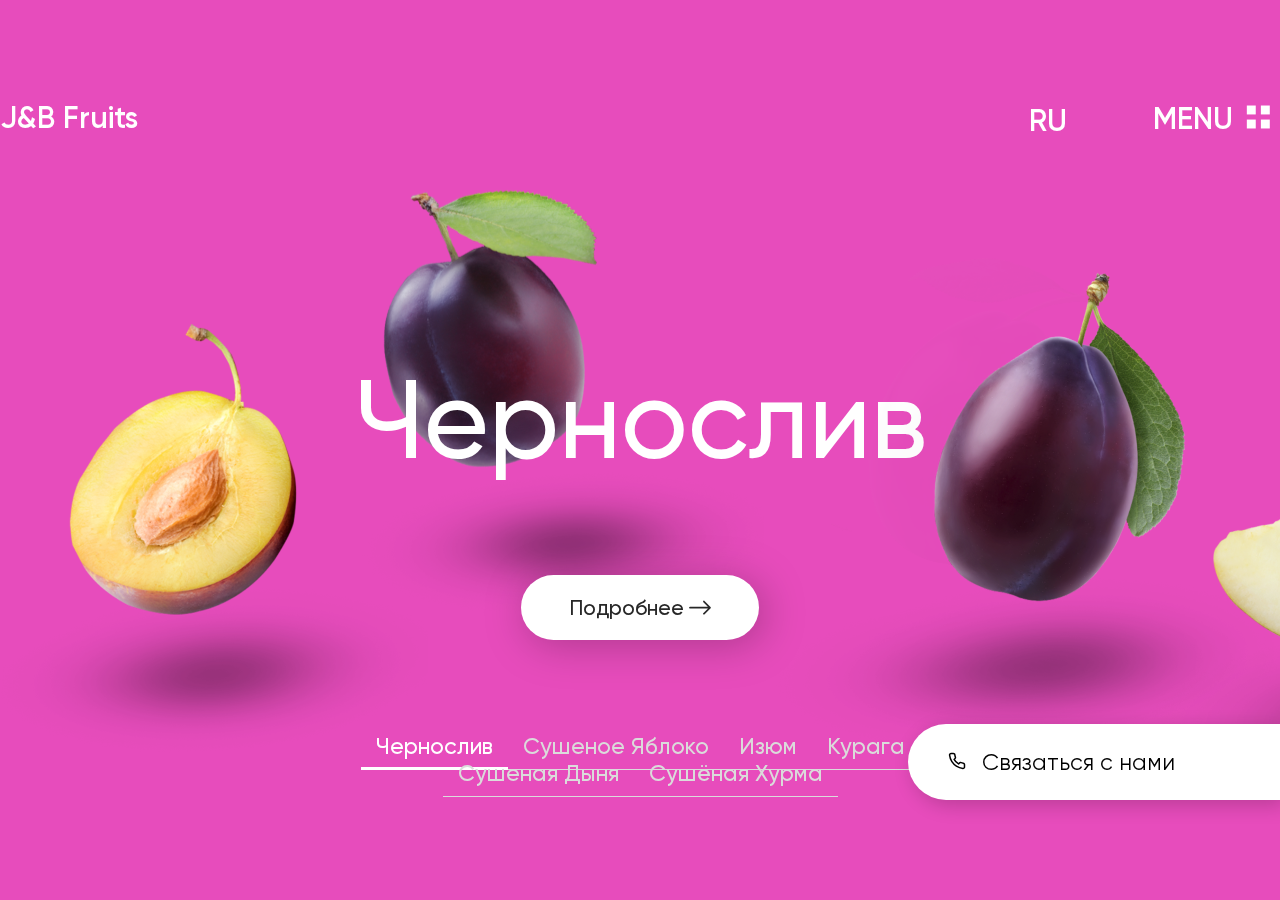
<file: index.html>
<!DOCTYPE html>
<html>
  <head>
    <title>Home</title>
    <link rel="stylesheet" type="text/css" href="./css/normalize.css" />
    <link rel="stylesheet" type="text/css" href="./fonts/stylesheet.css" />
    <link
      rel="stylesheet"
      type="text/css"
      href="./libs/swiper/swiper-bundle.min.css"
    />
    <link rel="stylesheet" type="text/css" href="./css/style.css" />
    <meta name="viewport" content="width=device-width, initial-scale=1.0" >
    <meta charset="utf-8">
  </head>

  <body data-barba="wrapper" id="my-scrollbar">

    <div class="loading-container">
      <div class="loading-screen">
      </div>
    </div>

    <header>
      <div class="slider-header">
        <div class="container">
          <div class="slider-header-content">
            <div class="slider-header-item">
              <a href="./index.html">J&B Fruits</a>
              <!-- <a href="#">Jahon Exim Group</a> -->
              <div class="social">

                <a href="#">
                  <img src="./images/navbar-instagram.png">
                </a>
                <a href="#">
                  <img src="./images/navbar-youtube.png">
                </a>
                <a href="#">
                  <img src="./images/navbar-facebook.png">
                </a>
              </div>
            </div>
            
            <div class="slider-header-item">
              <button>RU</button>
              <button class="menu-btn">
                MENU 
                <span class="menu-grid">
                  <svg width="31" height="32" viewBox="0 0 31 32" fill="none" xmlns="http://www.w3.org/2000/svg">
                    <path d="M12.7604 4.51562H3.82812V13.4479H12.7604V4.51562Z"/>
                    <path d="M26.7966 4.51562H17.8643V13.4479H26.7966V4.51562Z"/>
                    <path d="M26.7966 18.5518H17.8643V27.4841H26.7966V18.5518Z"/>
                    <path d="M12.7604 18.5518H3.82812V27.4841H12.7604V18.5518Z"/>
                  </svg>
                    
                </span>
              </button>
            </div>
          </div>
        </div>
      </div>
      <div class="menu">
          <div class="menu-left">
            <div class="menu_content">
              <ul class="menu_navbar">
                <li>
                  <a href="./about.html">О НАС</a>
                </li>
                <li>
                  <a href="./catalog.html">КАТАЛОГ</a>
                </li>
                <li>
                  <a href="./partners.html">ПАРТНЁРАМ</a>
                </li>
                <li>
                  <a href="./career.html">КАРЬЕРА</a>
                </li>
                <li>
                  <a href="./contacts.html">КОНТАКТЫ</a>
                </li>
              </ul>
            </div>
          </div>
          <div class="menu-right">
            <div class="menu_content">
              <ul class="menu_navbar"> 
                <li>
                  <a href="./prune.html">Чернослив</a>
                </li>
                <li>
                  <a href="./apple.html">Яблочные Кольца</a>
                </li>
                <li>
                  <a href="./grapes.html">Виноград</a>
                </li>
                <li>
                  <a href="./apricot.html">Курага</a>
                </li>
                <li>
                  <a href="./pear.html">Дольки Груши</a>
                </li>
                <li>
                  <a href="./melon.html">Дольки Дыни</a>
                </li>
              </ul>

              <div class="menu_email">
                <a href="#">е-mail: info@jeg.uz</a>
              </div>

              <div class="menu_footer">
                <div class="menu_footer-item">
                  <p><a href="#">+(998) 93 181 23 22</a></p>
                  <p><a href="#">+(998) 90 970 72 06</a></p>
                </div>
                <div class="menu_footer-item">
                  <p>Узбекистан г. Ташкент,<br> ул. Ойбека 18/1</p>
                </div>
              </div>
            </div>
          </div>
      </div>
    </header>

    <div class="call-me">
      <a href="#">
        <span>
          <svg width="18" height="18" viewBox="0 0 18 18" fill="none" xmlns="http://www.w3.org/2000/svg">
            <path d="M16.4999 12.6901V14.9401C16.5008 15.1489 16.458 15.3557 16.3743 15.5471C16.2907 15.7385 16.1679 15.9103 16.014 16.0515C15.8601 16.1927 15.6784 16.3002 15.4805 16.3671C15.2826 16.434 15.073 16.4589 14.8649 16.4401C12.5571 16.1893 10.3402 15.4007 8.39245 14.1376C6.58032 12.9861 5.04395 11.4497 3.89245 9.63757C2.62493 7.68098 1.83613 5.45332 1.58995 3.13507C1.57121 2.92767 1.59586 2.71864 1.66233 2.52129C1.72879 2.32394 1.83563 2.14259 1.97602 1.98879C2.11642 1.83499 2.2873 1.7121 2.47779 1.62796C2.66828 1.54382 2.87421 1.50027 3.08245 1.50007H5.33245C5.69643 1.49649 6.04929 1.62538 6.32527 1.86272C6.60125 2.10006 6.78151 2.42966 6.83245 2.79007C6.92742 3.51012 7.10354 4.21712 7.35745 4.89757C7.45836 5.16602 7.4802 5.45776 7.42038 5.73823C7.36056 6.01871 7.2216 6.27616 7.01995 6.48007L6.06745 7.43257C7.13512 9.31023 8.68979 10.8649 10.5675 11.9326L11.5199 10.9801C11.7239 10.7784 11.9813 10.6395 12.2618 10.5796C12.5423 10.5198 12.834 10.5417 13.1024 10.6426C13.7829 10.8965 14.4899 11.0726 15.21 11.1676C15.5743 11.219 15.907 11.4025 16.1448 11.6832C16.3827 11.9639 16.5091 12.3223 16.4999 12.6901Z" stroke="black" stroke-width="1.5" stroke-linecap="round" stroke-linejoin="round"/>
          </svg>
        </span>
        <span>Связаться с нами</span>
      </a>
    </div>
    

    <div>
        <main data-barba="container" data-barba-namespace="home" data-header-theme="light" data-background="#e78acd">
        
          <div class="wrapper">

            <div class="slider">
      
              <!-- Swiper -->
              <div class="swiper-container">
                <div class="swiper-wrapper">
      
                  <div class="swiper-slide prune" data-changColor="#E78ACD" data-history="purne">
                    <div class="swiper-slide_content">
                      <div class="slider-transition animate"></div>
      
                      <div
                        class="back__element"
                        data-move
                        data-y="-57"
                        data-reverse="true"
                      >
                        <span data-id>
                          <img
                            src="./images/back_prune_001.png"
                            alt="img1"
                            data-depth="0.4"
                          />
                        </span>
                      </div>
      
                      <div class="front1__element" data-move data-y="0">
                        <span data-id>
                          <img
                            src="./images/front1_prune_001.png"
                            alt="img1"
                            data-depth="0.4"
                          />
                        </span>
                      </div>
      
                      <span class="title__element">
                        <span class="title">Чернослив</span>
                      </span>
      
                      <div class="front2__element" data-move data-y="-38">
                        <span data-id>
                          <img
                            src="./images/front2_prune_001.png"
                            alt="img1"
                            data-depth="0.4"
                          />
                        </span>
                      </div>
      
                    </div>
                  </div>
               
      
                  <div class="swiper-slide apple" data-changColor="#E78D8A" data-history="apple">
                    <div class="swiper-slide_content">
      
                    <div class="slider-transition animate"></div>
      
                    <div class="back__element" data-elem="0" data-move data-y="-70" data-reverse="true" data-fruit="apple" data-cordY="19%,0%" data-cordX="51.5%,305px">
                      <span data-id>
                        <img
                          src="./images/back_apple_001.png"
                          alt="img1"
                          data-depth="0.4"
                        />
                      </span>
                    </div>
      
                    <div class="front1__element" data-elem="1" data-move data-y="0" data-fruit="apple" data-cordY="27.8%,0%" data-cordX="46.4%,108px">
                      <span data-id>
                        <img
                          src="./images/front1_apple_001.png"
                          alt="img1"
                          data-depth="0.4"
                        />
                      </span>
                    </div>  
      
                    <span class="title__element animate-this">
                      сушеное яблоко
                    </span>
      
                    <div class="front2__element" data-elem="2"  data-move data-y="-10" data-fruit="apple" data-cordY="29.6%,0%" data-cordY="29.6%,calc(50% - 215px)" data-cordX="58.8%,57%">
                      <span data-id>
                        <img
                          src="./images/front2_apple_001.png"
                          alt="img1"
                          data-depth="0.4"
                        />
                      </span>
                    </div>  
                  </div>
                    
                  </div>
      
                
                  <div class="swiper-slide grapes" data-changColor="#8AAFE7" data-history="grapes">
                    <div class="swiper-slide_content">
                      <div class="slider-transition animate"></div>
      
                      <div class="back__element" data-move data-y="-38" data-reverse="true">
                        <span data-id>
                          <img
                            src="./images/back_grapes_001.png"
                            alt="img1"
                            data-depth="0.4"
                          />
                        </span>
                      </div>
      
                      <div class="front1__element" data-move data-y="0">
                        <span data-id>
                          
                        </span>
                      </div>
      
                      <span class="title__element">
                        <span class="title">Изюм</span>
                      </span>
      
                      <div class="front2__element" data-move data-y="-18">
                        <span data-id>
                          <img
                            src="./images/front2_grapes_001.png"
                            alt="img1"
                            data-depth="0.4"
                          />
                        </span>
                      </div>
      
                    </div>
                  </div>
      
                  <div class="swiper-slide apricot" data-changColor="#E7BC8A" data-history="purne">
                    <div class="swiper-slide_content">
                      <div class="slider-transition animate"></div>
      
                      <div
                        class="back__element"
                        data-move
                        data-y="-57"
                        data-reverse="true"
                      >
                        <span data-id>
                          <img
                            src="./images/back_apricot_001.png"
                            alt="img1"
                            data-depth="0.4"
                          />
                        </span>
                      </div>
      
                      <div class="front1__element" data-move data-y="0">
                        <span data-id>
                          <img
                            src="./images/front1_apricot_001.png"
                            alt="img1"
                            data-depth="0.4"
                          />
                        </span>
                      </div>
      
                      <span class="title__element">
                        <span class="title">Курага</span>
                      </span>
      
                      <div class="front2__element" data-move data-y="-38">
                        <span data-id>
                          <img
                            src="./images/front2_apricot_001.png"
                            alt="img1"
                            data-depth="0.4"
                          />
                        </span>
                      </div>
      
                    </div>
                  </div>

                  <div class="swiper-slide melon" data-changColor="#E7D88A" data-history="apple">
                    <div class="swiper-slide_content">
      
                    <div class="slider-transition animate"></div>
      
                    <div class="back__element" data-elem="0" data-move data-y="-70" data-reverse="true" data-fruit="apple" data-cordY="19%,0%" data-cordX="51.5%,305px">
                      <span data-id>
                        <img
                          src="./images/back_melon_001.png"
                          alt="img1"
                          data-depth="0.4"
                        />
                      </span>
                    </div>
      
                    <div class="front1__element" data-elem="1" data-move data-y="0" data-fruit="apple" data-cordY="27.8%,0%" data-cordX="46.4%,108px">
                      <span data-id>
                        <img
                          src="./images/front1_melon_001.png"
                          alt="img1"
                          data-depth="0.4"
                        />
                      </span>
                    </div>  
      
                    <span class="title__element animate-this">
                      Сушеная Дыни
                    </span>
      
                    <div class="front2__element" data-elem="2"  data-move data-y="-37" data-fruit="apple" data-cordY="29.6%,0%" data-cordY="29.6%,calc(50% - 215px)" data-cordX="58.8%,57%">
                      <span data-id>
                        <img
                          src="./images/front2_melon_001.png"
                          alt="img1"
                          data-depth="0.4"
                        />
                      </span>
                    </div>
                  </div>  
      
                    
                  </div>
      
                  <div class="swiper-slide apple" data-changColor="#E7C78A" data-history="apple">
                    <div class="swiper-slide_content">
      
                    <div class="slider-transition animate"></div>
      
                    <div class="back__element" data-elem="0" data-move data-y="-70" data-reverse="true" data-fruit="apple" data-cordY="19%,0%" data-cordX="51.5%,305px">
                      <span data-id>
                        <img
                          src="./images/back_pear_001.png"
                          alt="img1"
                          data-depth="0.4"
                        />
                      </span>
                    </div>
      
                    <div class="front1__element" data-elem="1" data-move data-y="0" data-fruit="apple" data-cordY="27.8%,0%" data-cordX="46.4%,108px">
                      <span data-id>
                        <img
                          src="./images/front1_pear_001.png"
                          alt="img1"
                          data-depth="0.4"
                        />
                      </span>
                    </div>  
      
                    <span class="title__element animate-this">
                      Сушёная хурма
                    </span>
      
                    <div class="front2__element" data-elem="2"  data-move data-y="-10" data-fruit="apple" data-cordY="29.6%,0%" data-cordY="29.6%,calc(50% - 215px)" data-cordX="58.8%,57%">
                      <span data-id>
                        <img
                          src="./images/front2_pear_001.png"
                          alt="img1"
                          data-depth="0.4"
                        />
                      </span>
                    </div>  
      
                  </div>
                  </div>
      
                  
               
                </div>
                <!-- Add Pagination -->
                <div class="swiper-pagination"></div>
              </div>
      
              <div class="slider-navbar-btn">
                <a class="change_url" href="./prune.html">
                  <span class="slider-navbar-btn__content">
                    Подробнее
                    <span>
                      <img src="images/slider-btn_right-arrow.png" alt="btn" />
                    </span>
                  </span>
                </a>
              </div>
            </div>
          </div>

        </main>
    </div>
    



  </body>
  <script src="./libs/jquery/jquery-3.5.1.min.js"></script>
  <script
      type="text/javascript"
      src="./libs/swiper/swiper-bundle.min.js"
    ></script>
    
    <script type="text/javascript" src="./libs/anime.min.js"></script>
    <script type="text/javascript" src="./libs/rellax/rellax.min.js"></script>
    <script type="text/javascript" src="./libs/parallax/parallax.min.js"></script>
    <script src="./libs/barba/barba.umd.js"></script>
    <script src="./libs/gsap/gsap.min.js"></script>
    <script src="./libs/smooth-scrolbar/smooth-scrollbar.js"></script>
    <script src="./libs/smooth-scrolbar/overscroll.min.js"></script>
    <script src="./libs/filterizer/jquery.filterizr.min.js"></script>

    <script type="text/javascript" src="./js/main.js"></script>
</html>
</file>
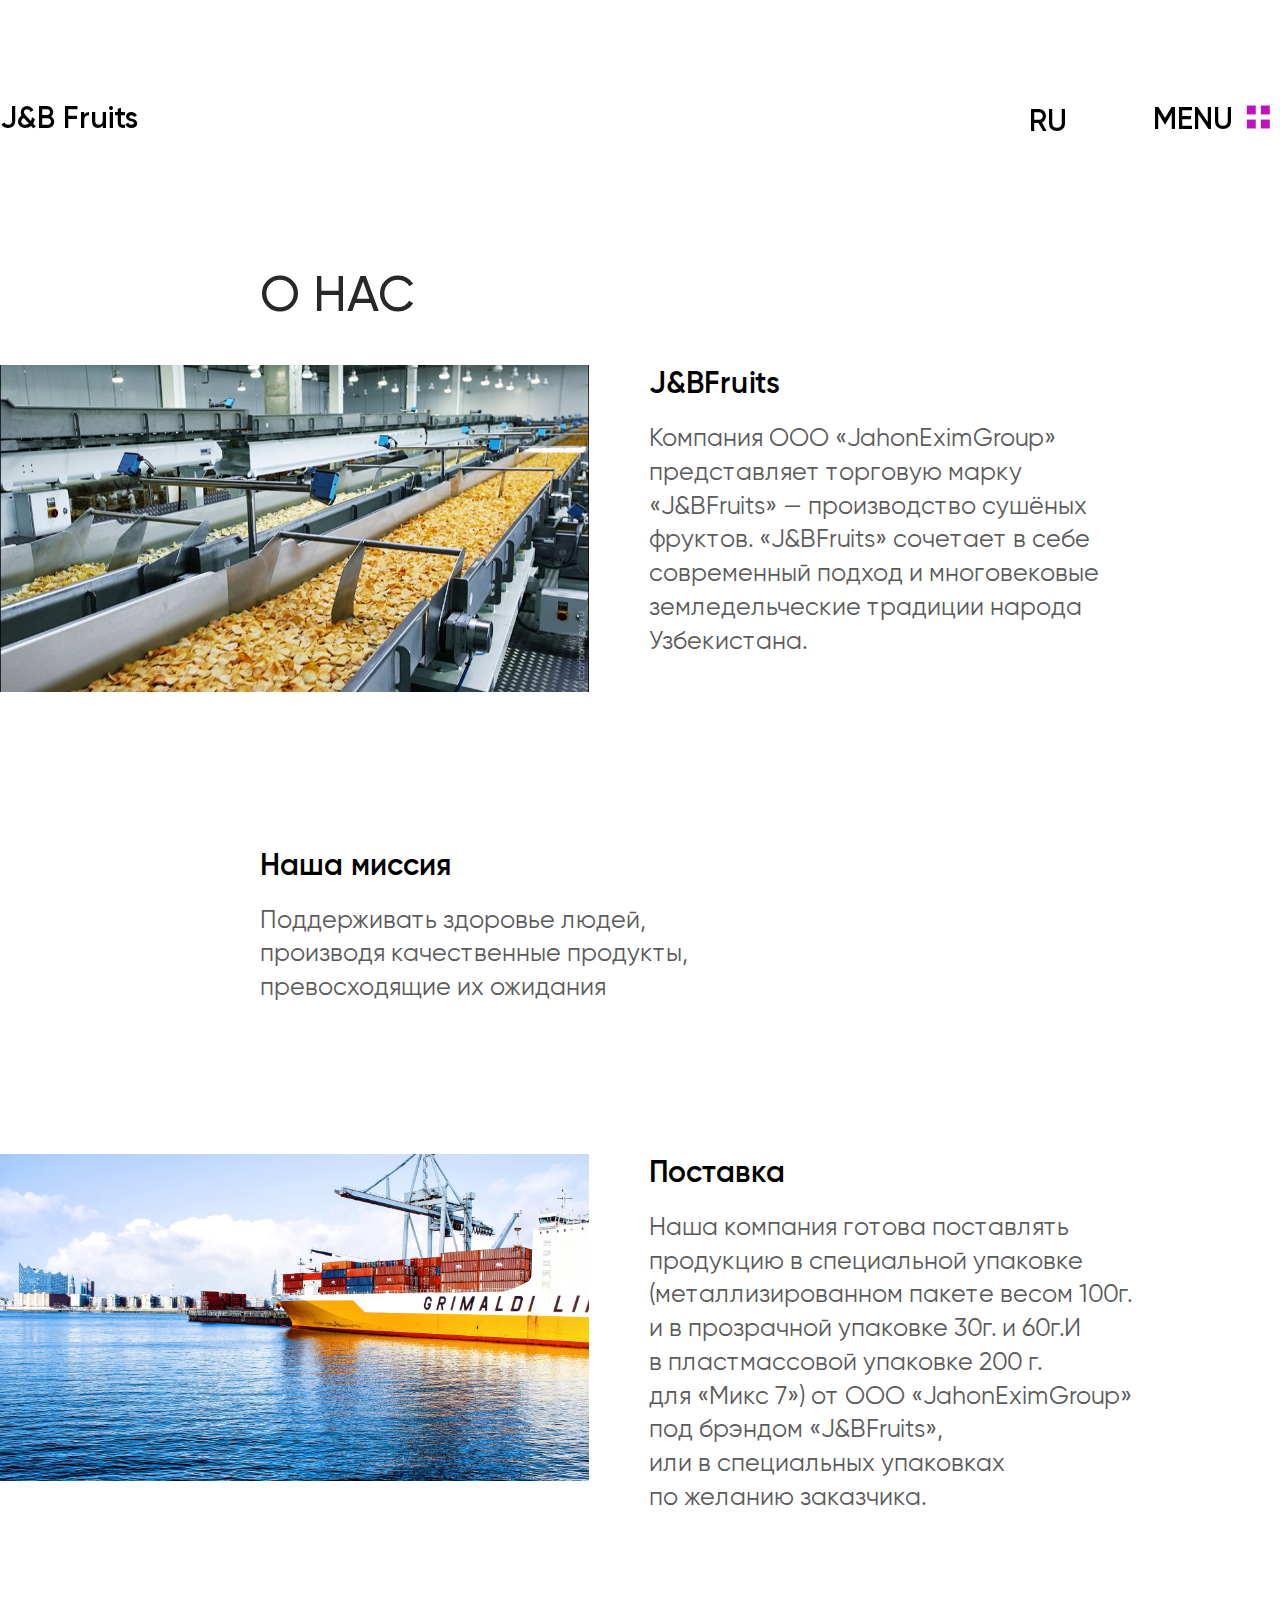
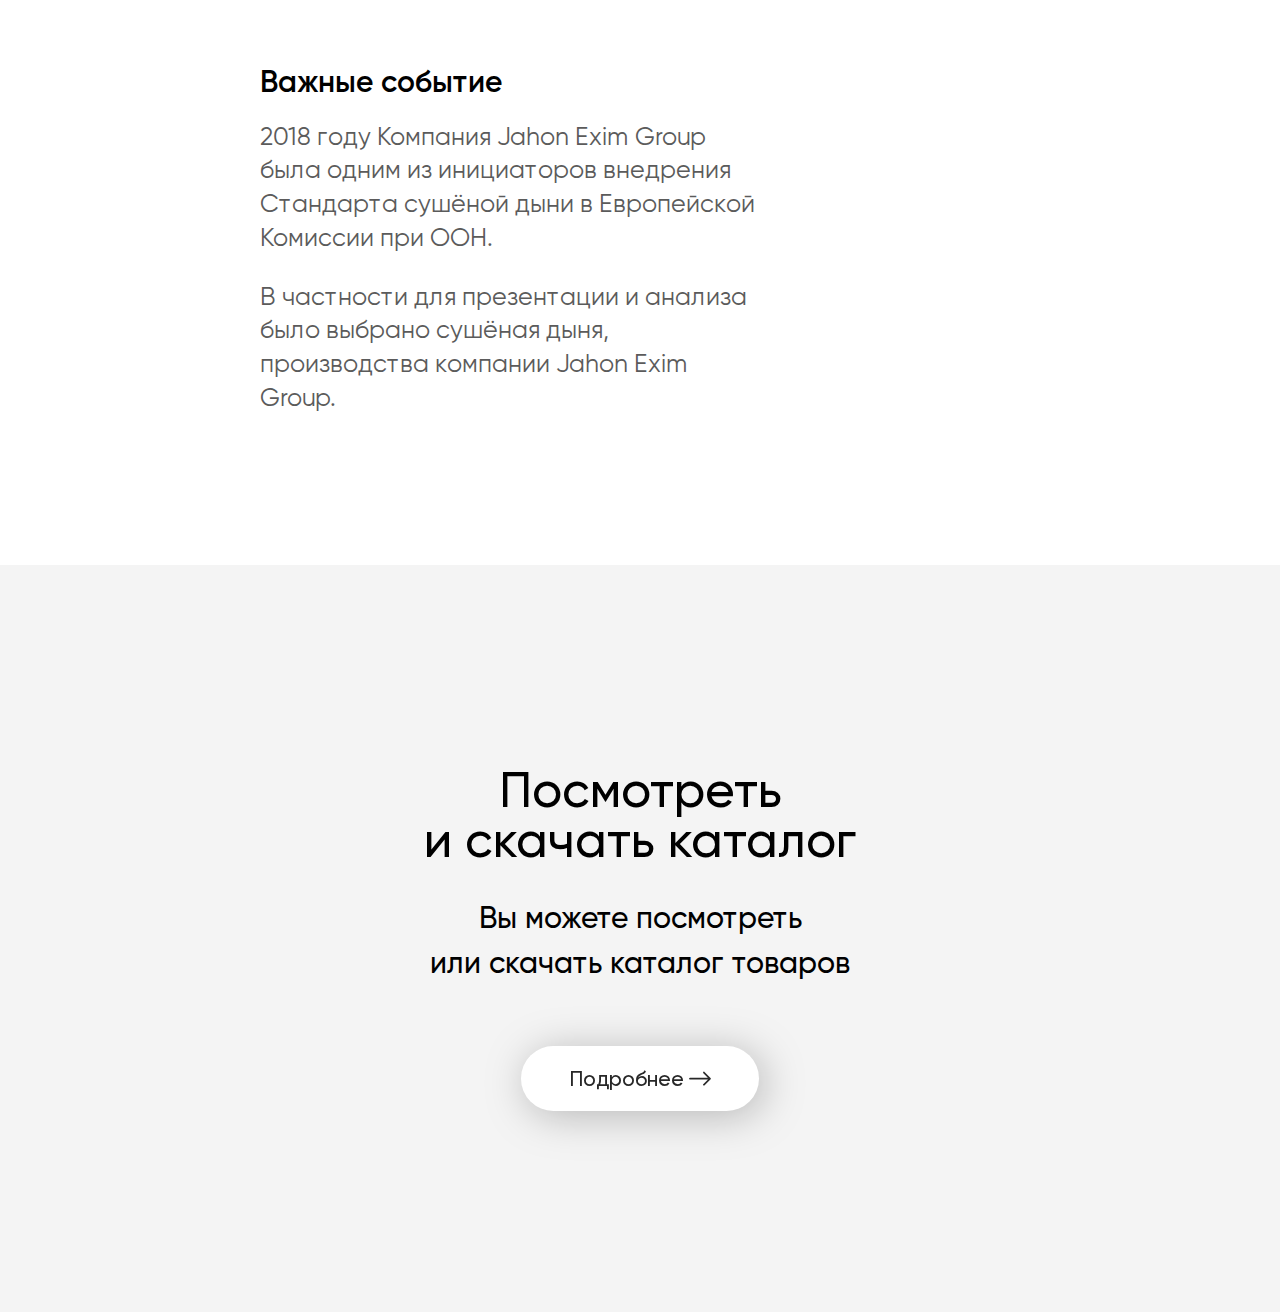
<file: about.html>
<!DOCTYPE html>
<html>
  <head>
    <title>About</title>
    <link rel="stylesheet" type="text/css" href="./css/normalize.css" />
    <link rel="stylesheet" type="text/css" href="./fonts/stylesheet.css" />
    <link
      rel="stylesheet"
      type="text/css"
      href="./libs/swiper/swiper-bundle.min.css"
    />
    <link rel="stylesheet" type="text/css" href="./css/style.css" />
    <meta name="viewport" content="width=device-width, initial-scale=1.0" >
    <meta charset="utf-8">
  </head>

  <body data-barba="wrapper" id="my-scrollbar">

    <div class="loading-container">
      <div class="loading-screen">
      </div>
    </div>

    <header class="white-them">
      <div class="slider-header">
        <div class="container">
          <div class="slider-header-content">
            <div class="slider-header-item">
              <a href="./index.html">J&B Fruits</a>
              <!-- <a href="#">Jahon Exim Group</a> -->
              <div class="social">

                <a href="#">
                  <img src="./images/navbar-instagram.png">
                </a>
                <a href="#">
                  <img src="./images/navbar-youtube.png">
                </a>
                <a href="#">
                  <img src="./images/navbar-facebook.png">
                </a>
              </div>
            </div>
            
            <div class="slider-header-item">
              <button>RU</button>
              <button class="menu-btn">
                MENU 
                <span class="menu-grid">
                  <svg width="31" height="32" viewBox="0 0 31 32" fill="none" xmlns="http://www.w3.org/2000/svg">
                    <path d="M12.7604 4.51562H3.82812V13.4479H12.7604V4.51562Z"/>
                    <path d="M26.7966 4.51562H17.8643V13.4479H26.7966V4.51562Z"/>
                    <path d="M26.7966 18.5518H17.8643V27.4841H26.7966V18.5518Z"/>
                    <path d="M12.7604 18.5518H3.82812V27.4841H12.7604V18.5518Z"/>
                  </svg>
                    
                </span>
              </button>
            </div>
          </div>
        </div>
      </div>
      <div class="menu">
          <div class="menu-left">
            <div class="menu_content">
              <ul class="menu_navbar">
                <li class="active">
                  <a href="./about.html">О НАС</a>
                </li>
                <li>
                  <a href="./catalog.html">КАТАЛОГ</a>
                </li>
                <li>
                  <a href="./partners.html">ПАРТНЁРАМ</a>
                </li>
                <li>
                  <a href="./career.html">КАРЬЕРА</a>
                </li>
                <li>
                  <a href="./contacts.html">КОНТАКТЫ</a>
                </li>
              </ul>
            </div>
          </div>
          <div class="menu-right">
            <div class="menu_content">
              <ul class="menu_navbar"> 
                <li>
                  <a href="./prune.html">Чернослив</a>
                </li>
                <li>
                  <a href="./apple.html">Яблочные Кольца</a>
                </li>
                <li>
                  <a href="./grapes.html">Виноград</a>
                </li>
                <li>
                  <a href="./apricot.html">Курага</a>
                </li>
                <li>
                  <a href="./pear.html">Дольки Груши</a>
                </li>
                <li>
                  <a href="./melon.html">Дольки Дыни</a>
                </li>
              </ul>

              <div class="menu_email">
                <a href="#">е-mail: info@jeg.uz</a>
              </div>

              <div class="menu_footer">
                <div class="menu_footer-item">
                  <p><a href="#">+(998) 93 181 23 22</a></p>
                  <p><a href="#">+(998) 90 970 72 06</a></p>
                </div>
                <div class="menu_footer-item">
                  <p>Узбекистан г. Ташкент,<br> ул. Ойбека 18/1</p>
                </div>
              </div>
            </div>
          </div>
      </div>
    </header>

    <div>
      <main data-barba="container" data-barba-namespace="about" data-header-theme="dark">
        <div class="page_container about">
          <div class="about-content">

            <div class="container">
              <h1 class="main-title">О НАС</h1>
            </div>
    
            <section class="about-content_img">
              <div class="about-content_left">
                <img src="images/about1.jpg">
              </div>
              <div class="about-content_right">
                <div class="about-content_right-body">
                  <div class="about-content_title">
                    J&BFruits
                  </div>
                  <div class="about-content_info">
                    Компания ООО «JahonEximGroup» представляет торговую марку «J&BFruits» — производство сушёных фруктов. «J&BFruits» сочетает в себе современный подход и многовековые земледельческие традиции народа Узбекистана.
                  </div>
                </div>
              </div>
            </section>
    
            <section class="about-content_text">
              <div class="container">
                <div class="about-content_text-body">
                    <div class="about-content_title">
                      Наша миссия
                    </div>
                    <div class="about-content_info">
                     <p> Поддерживать здоровье людей, производя качественные продукты, превосходящие их ожидания</p>
                    </div> 
                </div>
              </div>
            </section>
    
            <section class="about-content_img">
              <div class="about-content_left">
                <img src="images/about2.jpg">
              </div>
              <div class="about-content_right">
                <div class="about-content_right-body">
                  <div class="about-content_title">
                    Поставка
                  </div>
                  <div class="about-content_info">
                    Наша компания готова поставлять продукцию в специальной упаковке (металлизированном пакете весом 100г. и в прозрачной упаковке 30г. и 60г.И в пластмассовой упаковке 200 г. для «Микс 7») от ООО «JahonEximGroup» под брэндом «J&BFruits», или в специальных упаковках по желанию заказчика.
                  </div>
                </div>
              </div>
            </section>
    
            <section class="about-content_text">
              <div class="container">
                <div class="about-content_text-body">
                    <div class="about-content_title">
                      Важные событие
                    </div>
                    <div class="about-content_info">
                     <p> 
                      2018 году Компания Jahon Exim Group была одним из инициаторов внедрения Стандарта сушёной дыни в Европейской Комиссии при ООН.
                     </p>
                     <p>
                       В частности для презентации и анализа было выбрано сушёная дыня, производства компании Jahon Exim Group.
                     </p>
                    </div> 
                </div>
              </div>
            </section>
    
            <section class="question-block">
              <div class="question-block_title">Посмотреть<br>  и скачать каталог</div>
              <div class="question-block_subtitle">
                Вы можете посмотреть<br> или скачать каталог товаров
              </div>
              <div class="question-block_btn">
                <button>
                  <span class="slider-navbar-btn__content">
                    Подробнее
                    <span>
                      <img src="images/slider-btn_right-arrow.png" alt="btn" />
                    </span>
                  </span>
                </button>
              </div>
            </section>
<!-- 
            <section class="product-question">
              <div class="container">
                <h1 class="product-question_title">Посмотреть<br>  и скачать каталог</h1>
                <div class="product-question_subtitle">
                  Вы можете посмотреть<br> или скачать каталог товаров
                </div>
                <div class="product-question_btn">
                  <button>
                    <span class="slider-navbar-btn__content">
                      Подробнее
                      <span>
                        <img src="./images/slider-btn_right-arrow.png" alt="btn" />
                      </span>
                    </span>
                  </button>
                </div>
              </div>
            </section> -->
    
          </div>
        </div>
      </main>
    </div>

    <script src="https://code.jquery.com/jquery-3.5.1.min.js"></script>
  <script
      type="text/javascript"
      src="./libs/swiper/swiper-bundle.min.js"
    ></script>
    <script type="text/javascript" src="./libs/anime.min.js"></script>
    <script type="text/javascript" src="./libs/parallax/parallax.min.js"></script>
    <script src="./libs/barba/barba.umd.js"></script>
    <script src="./libs/gsap/gsap.min.js"></script>
    <script src="./libs/smooth-scrolbar/smooth-scrollbar.js"></script>
    <script src="./libs/smooth-scrolbar/overscroll.min.js"></script>
    <script type="text/javascript" src="./js/main.js"></script>
  </body>
</html>
</file>
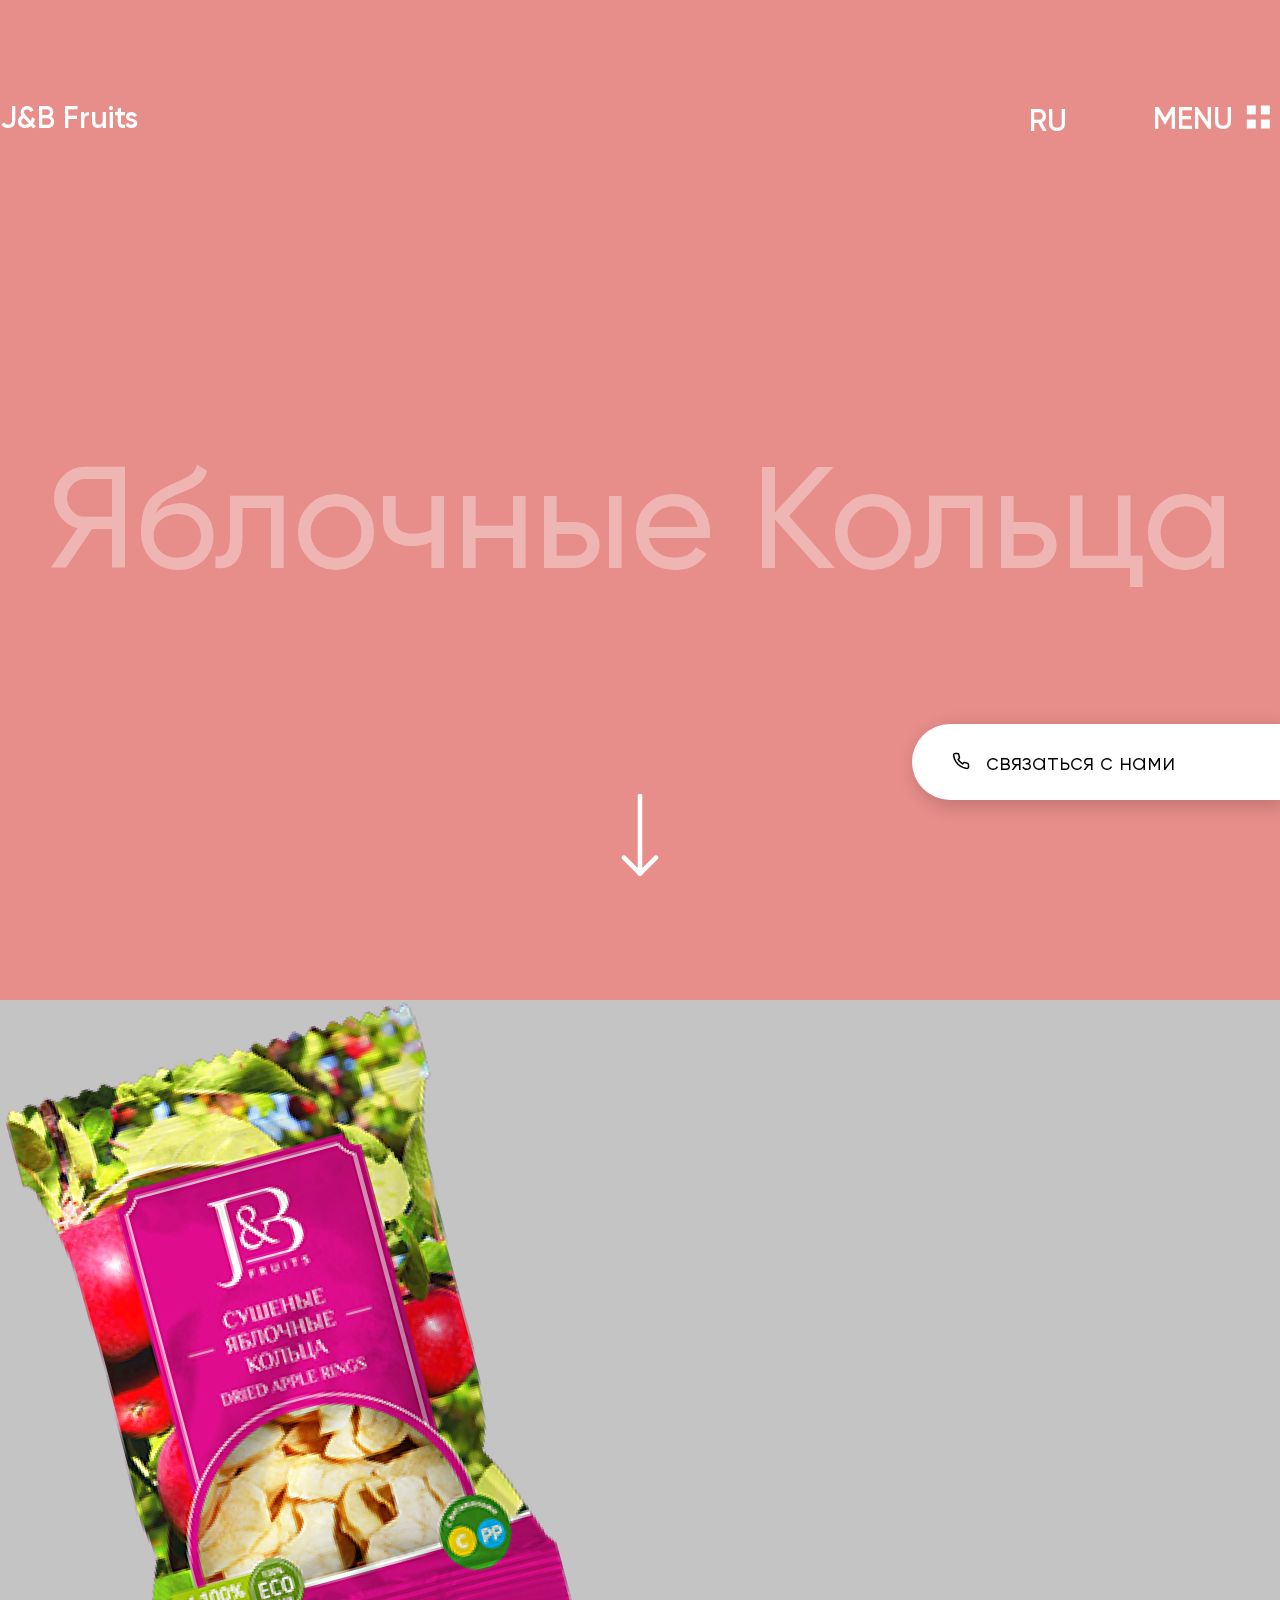
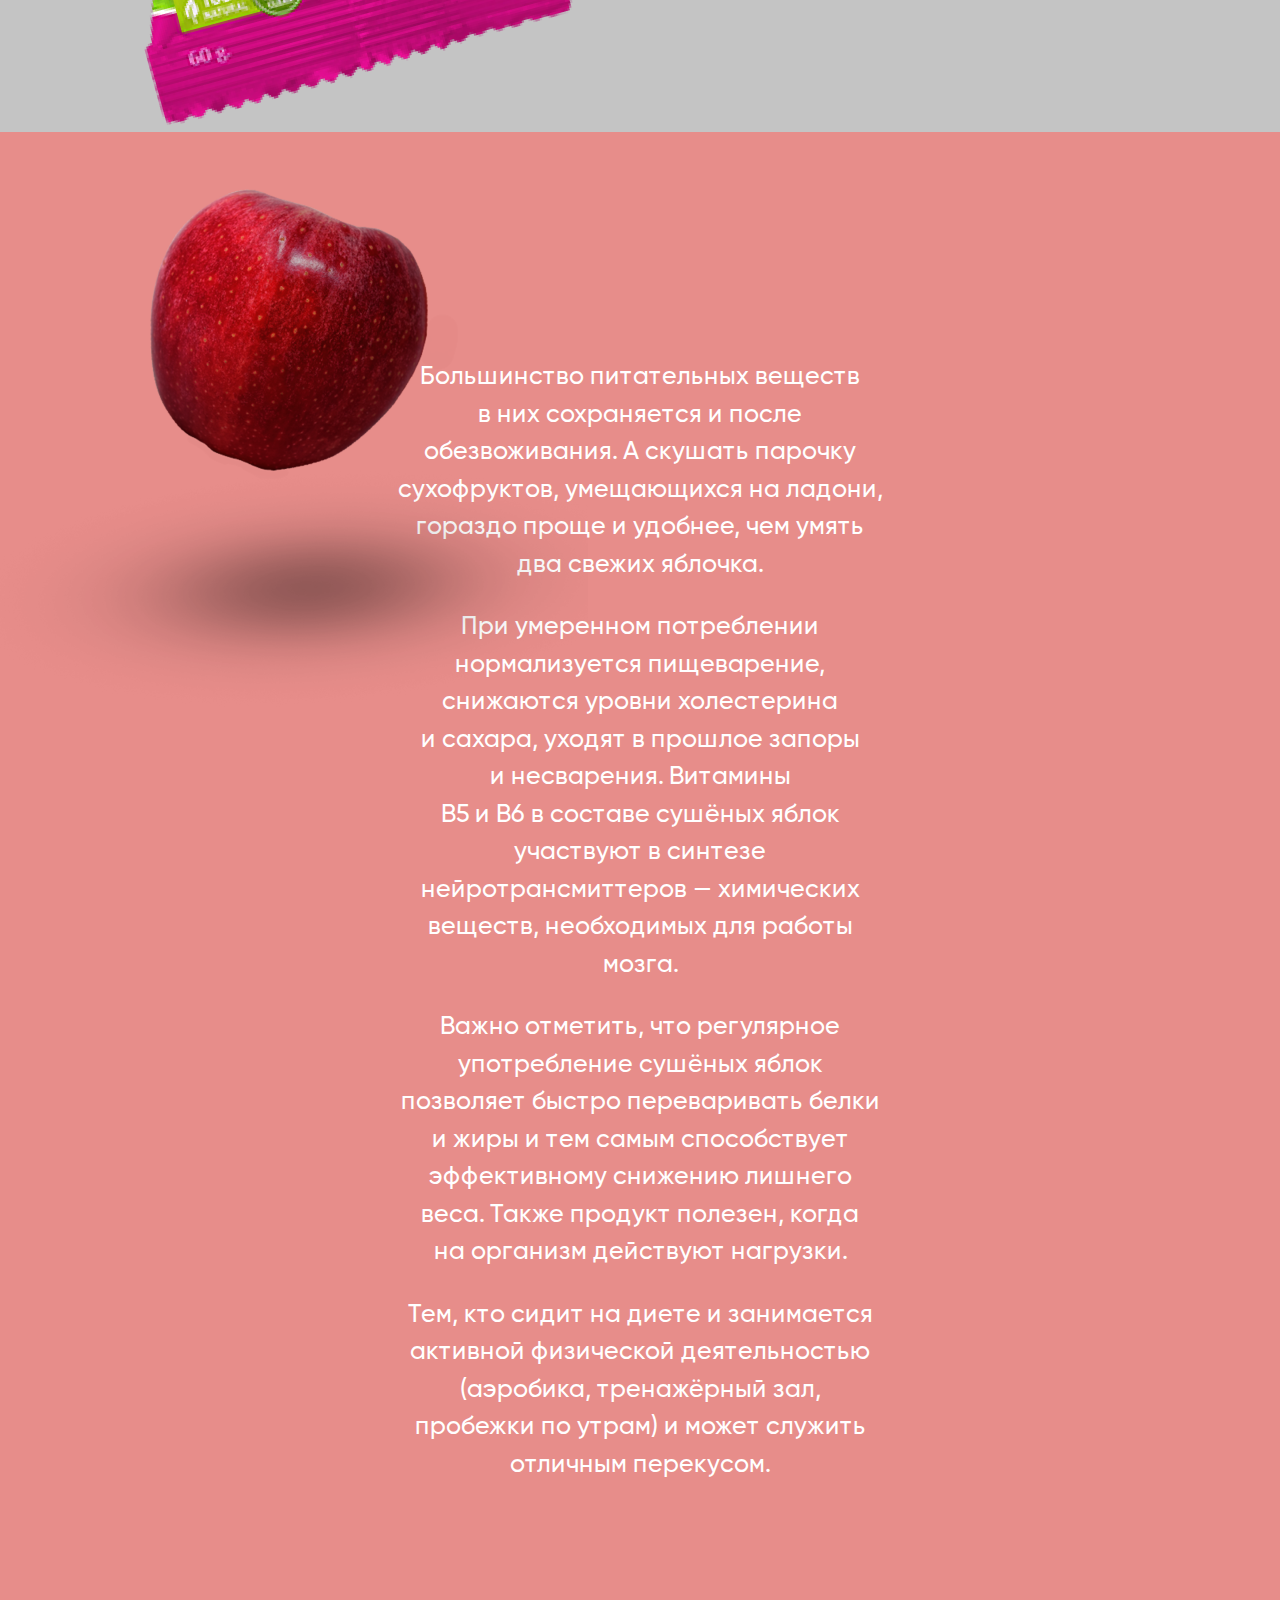
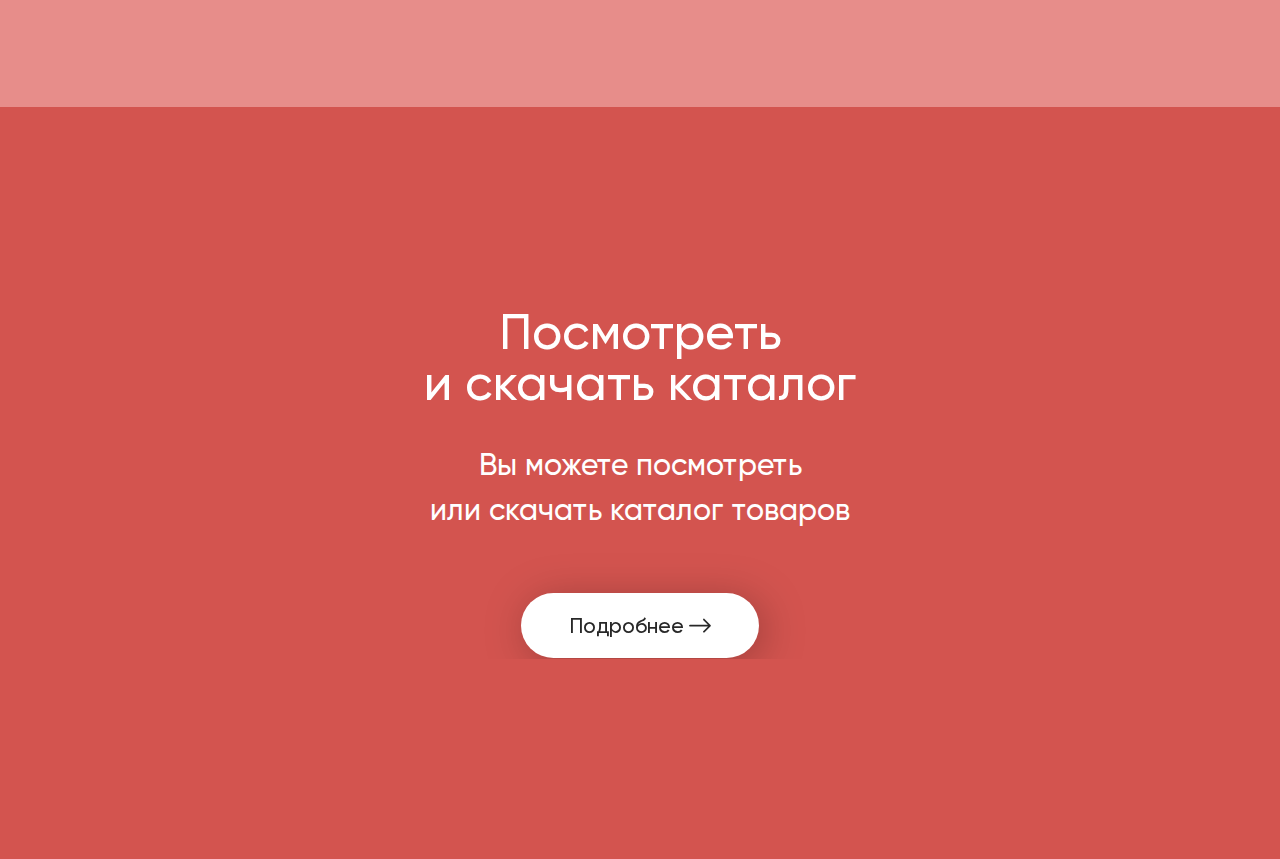
<file: apple.html>
<!DOCTYPE html>
<html>
  <head>
    <title>Product Apple</title>
    <link rel="stylesheet" type="text/css" href="./css/normalize.css" />
    <link rel="stylesheet" type="text/css" href="./fonts/stylesheet.css" />
    <link
      rel="stylesheet"
      type="text/css"
      href="./libs/swiper/swiper-bundle.min.css"
    />
    <link rel="stylesheet" type="text/css" href="./css/style.css" />
  </head>

  <body data-barba="wrapper" id="my-scrollbar">
    
    <div class="loading-container">
      <div class="loading-screen">
      </div>
    </div>

    <header>
      <div class="slider-header">
        <div class="container">
          <div class="slider-header-content">
            <div class="slider-header-item">
              <a href="./index.html">J&B Fruits</a>
              <!-- <a href="#">Jahon Exim Group</a> -->
              <div class="social">

                <a href="#">
                  <img src="./images/navbar-instagram.png">
                </a>
                <a href="#">
                  <img src="./images/navbar-youtube.png">
                </a>
                <a href="#">
                  <img src="./images/navbar-facebook.png">
                </a>
              </div>
            </div>
            
            <div class="slider-header-item">
              <button>RU</button>
              <button class="menu-btn">
                MENU 
                <span class="menu-grid">
                  <svg width="31" height="32" viewBox="0 0 31 32" fill="none" xmlns="http://www.w3.org/2000/svg">
                    <path d="M12.7604 4.51562H3.82812V13.4479H12.7604V4.51562Z"/>
                    <path d="M26.7966 4.51562H17.8643V13.4479H26.7966V4.51562Z"/>
                    <path d="M26.7966 18.5518H17.8643V27.4841H26.7966V18.5518Z"/>
                    <path d="M12.7604 18.5518H3.82812V27.4841H12.7604V18.5518Z"/>
                  </svg>
                    
                </span>
              </button>
            </div>
          </div>
        </div>
      </div>
      <div class="menu">
          <div class="menu-left">
            <div class="menu_content">
              <ul class="menu_navbar">
                <li class="active">
                  <a href="./about.html">О НАС</a>
                </li>
                <li>
                  <a href="./catalog.html">КАТАЛОГ</a>
                </li>
                <li>
                  <a href="./partners.html">ПАРТНЁРАМ</a>
                </li>
                <li>
                  <a href="./career.html">КАРЬЕРА</a>
                </li>
                <li>
                  <a href="./contacts.html">КОНТАКТЫ</a>
                </li>
              </ul>
            </div>
          </div>
          <div class="menu-right">
            <div class="menu_content">
              <ul class="menu_navbar"> 
                <li class="active">
                  <a href="./prune.html">Чернослив</a>
                </li>
                <li>
                  <a href="./apple.html">Яблочные Кольца</a>
                </li>
                <li>
                  <a href="./grapes.html">Виноград</a>
                </li>
                <li>
                  <a href="./apricot.html">Курага</a>
                </li>
                <li>
                  <a href="./pear.html">Дольки Груши</a>
                </li>
                <li>
                  <a href="./melon.html">Дольки Дыни</a>
                </li>
              </ul>

              <div class="menu_email">
                <a href="#">е-mail: info@jeg.uz</a>
              </div>

              <div class="menu_footer">
                <div class="menu_footer-item">
                  <p><a href="#">+(998) 93 181 23 22</a></p>
                  <p><a href="#">+(998) 90 970 72 06</a></p>
                </div>
                <div class="menu_footer-item">
                  <p>Узбекистан г. Ташкент,<br> ул. Ойбека 18/1</p>
                </div>
              </div>
            </div>
          </div>
      </div>
    </header>

    <div class="call-me">
      <a href="#">
        <span>
          <svg width="18" height="18" viewBox="0 0 18 18" fill="none" xmlns="http://www.w3.org/2000/svg">
            <path d="M16.4999 12.6901V14.9401C16.5008 15.1489 16.458 15.3557 16.3743 15.5471C16.2907 15.7385 16.1679 15.9103 16.014 16.0515C15.8601 16.1927 15.6784 16.3002 15.4805 16.3671C15.2826 16.434 15.073 16.4589 14.8649 16.4401C12.5571 16.1893 10.3402 15.4007 8.39245 14.1376C6.58032 12.9861 5.04395 11.4497 3.89245 9.63757C2.62493 7.68098 1.83613 5.45332 1.58995 3.13507C1.57121 2.92767 1.59586 2.71864 1.66233 2.52129C1.72879 2.32394 1.83563 2.14259 1.97602 1.98879C2.11642 1.83499 2.2873 1.7121 2.47779 1.62796C2.66828 1.54382 2.87421 1.50027 3.08245 1.50007H5.33245C5.69643 1.49649 6.04929 1.62538 6.32527 1.86272C6.60125 2.10006 6.78151 2.42966 6.83245 2.79007C6.92742 3.51012 7.10354 4.21712 7.35745 4.89757C7.45836 5.16602 7.4802 5.45776 7.42038 5.73823C7.36056 6.01871 7.2216 6.27616 7.01995 6.48007L6.06745 7.43257C7.13512 9.31023 8.68979 10.8649 10.5675 11.9326L11.5199 10.9801C11.7239 10.7784 11.9813 10.6395 12.2618 10.5796C12.5423 10.5198 12.834 10.5417 13.1024 10.6426C13.7829 10.8965 14.4899 11.0726 15.21 11.1676C15.5743 11.219 15.907 11.4025 16.1448 11.6832C16.3827 11.9639 16.5091 12.3223 16.4999 12.6901Z" stroke="black" stroke-width="1.5" stroke-linecap="round" stroke-linejoin="round"/>
          </svg>
        </span>
        <span>связаться с нами</span>
      </a>
    </div>
     
    <div >
      <main data-barba="container" data-barba-namespace="apple" data-header-theme="light">
     
        <div class="wrapper product apple">
      
          <section class="product-header">
            <div class="container">
              <div class="product-header_info">
                <div class="product-header_info-title animate-this">Яблочные Кольца</div>
              </div>
    
              <div class="back_product_element animate-fruit">
                <span>
                  <img src="./images/back_apple_001.png" alt="product_img">
                </span>
              </div>
              <div class="front_product_element1 animate-fruit">
                <span>
                  <img src="./images/front1_apple_001.png" alt="product_img">
                </span>
              </div>
              <div class="front_product_element2 animate-fruit">
                <span>
                  <img src="./images/front2_apple_001.png" alt="product_img">
                </span>
              </div> 
              
            </div>
            <div class="arrow-down">
              <svg width="38" height="83" viewBox="0 0 38 83" fill="none" xmlns="http://www.w3.org/2000/svg">
                <path d="M19 3L19 80.7143" stroke="white" stroke-width="4.57143" stroke-linecap="round" stroke-linejoin="round"/>
                <path d="M35 64.7144L19 80.7144L3 64.7144" stroke="white" stroke-width="4.57143" stroke-linecap="round" stroke-linejoin="round"/>
                </svg>
            </div>
          </section>
    
          <section class="apple-img_block">
            <img src=./images/sweets_45_deg.png alt="">
          </section>
    
          <section class="product-info">
            <div class="container">
              <div class="product-info_img" data-rellax-speed="-4">
                <span>
                  <img src="./images/front2_apple_001.png" alt="product_info_img">
                </span>
              </div>
              <div class="product-info_content">
                <p>
                  Большинство питательных веществ в них сохраняется и после обезвоживания. А скушать парочку сухофруктов, умещающихся на ладони, гораздо проще и удобнее, чем умять два свежих яблочка.
                </p>
                <p>
                  При умеренном потреблении нормализуется пищеварение, снижаются уровни холестерина и сахара, уходят в прошлое запоры и несварения. Витамины B5 и B6 в составе сушёных яблок участвуют в синтезе нейротрансмиттеров — химических веществ, необходимых для работы мозга.
                </p>
                <p>
                  Важно отметить, что регулярное употребление сушёных яблок позволяет быстро переваривать белки и жиры и тем самым способствует эффективному снижению лишнего веса. Также продукт полезен, когда на организм действуют нагрузки.
                </p>
                <p>
                  Тем, кто сидит на диете и занимается активной физической деятельностью (аэробика, тренажёрный зал, пробежки по утрам) и может служить отличным перекусом.
                </p>
              </div>
            </div>
          </section>
          
          <section class="product-question">
            <div class="container">
              <h1 class="product-question_title">Посмотреть<br>  и скачать каталог</h1>
              <div class="product-question_subtitle">
                Вы можете посмотреть<br> или скачать каталог товаров
              </div>
              <div class="product-question_btn">
                <button>
                  <span class="slider-navbar-btn__content">
                    Подробнее
                    <span>
                      <img src="./images/slider-btn_right-arrow.png" alt="btn" />
                    </span>
                  </span>
                </button>
              </div>
            </div>
          </section>
          
        </div>

      </main>
    </div>
    
    <script src="./libs/jquery/jquery-3.5.1.min.js"></script>
    <script
      type="text/javascript"
      src="./libs/swiper/swiper-bundle.min.js"
    ></script>
    
    <script type="text/javascript" src="./libs/anime.min.js"></script>
    <script type="text/javascript" src="./libs/rellax/rellax.min.js"></script>
    <script type="text/javascript" src="./libs/parallax/parallax.min.js"></script>
    <script src="./libs/barba/barba.umd.js"></script>
    <script src="./libs/gsap/gsap.min.js"></script>
    <script src="./libs/smooth-scrolbar/smooth-scrollbar.js"></script>
    <script src="./libs/smooth-scrolbar/overscroll.min.js"></script>
    <script src="./libs/filterizer/jquery.filterizr.min.js"></script>

    <script type="text/javascript" src="./js/main.js"></script>
  </body>
</html>
</file>
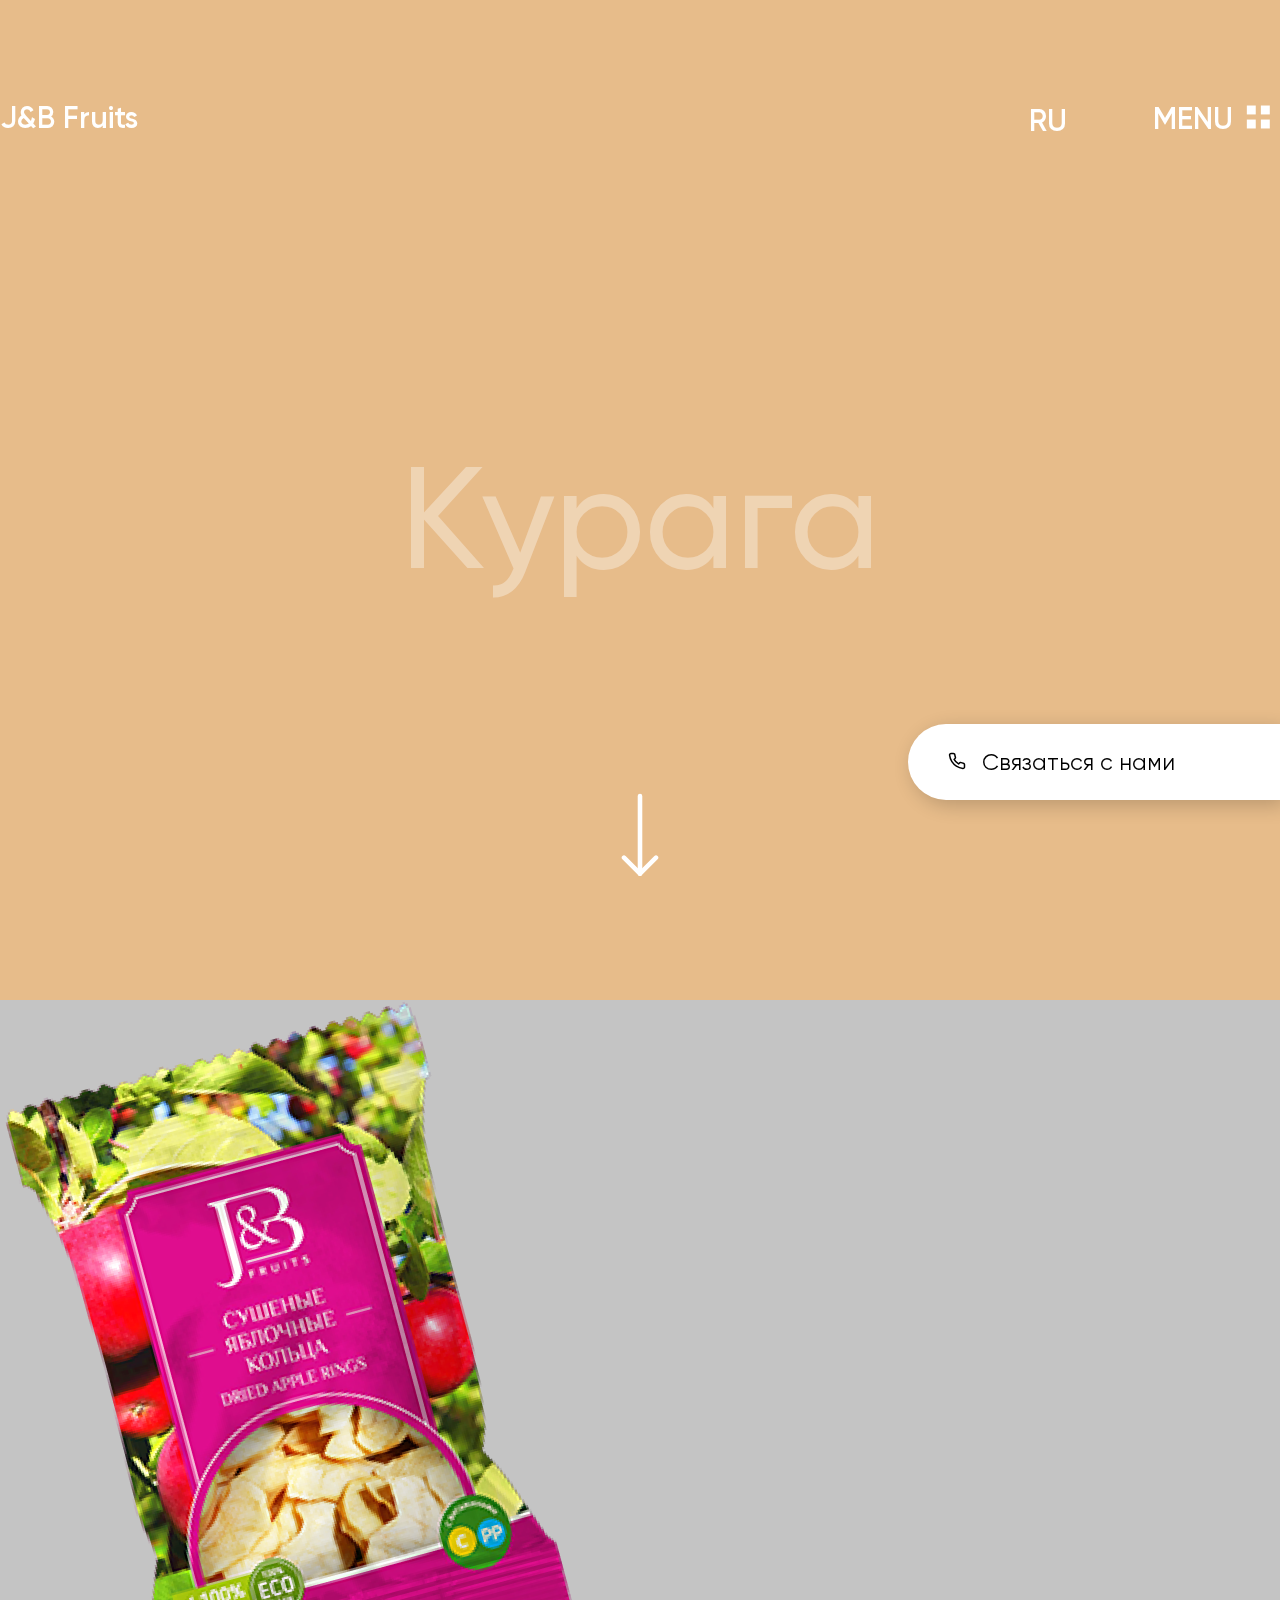
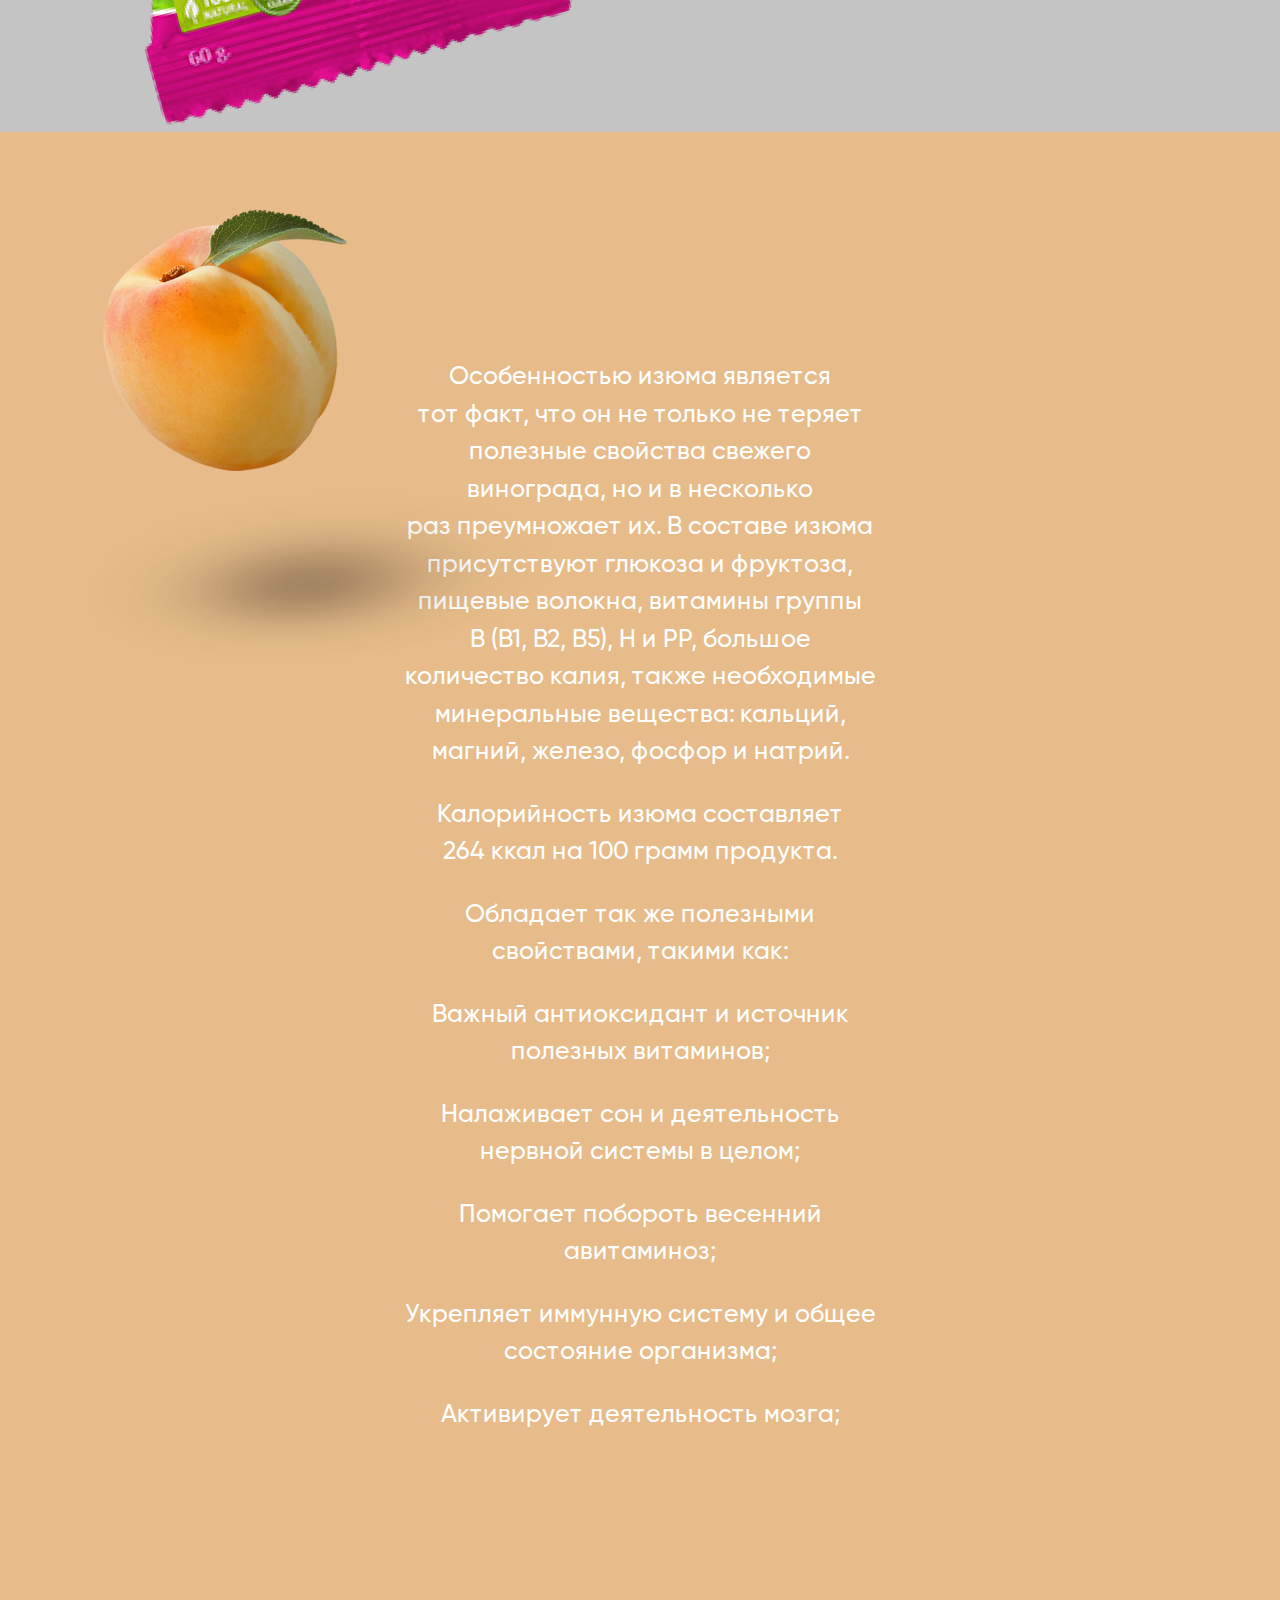
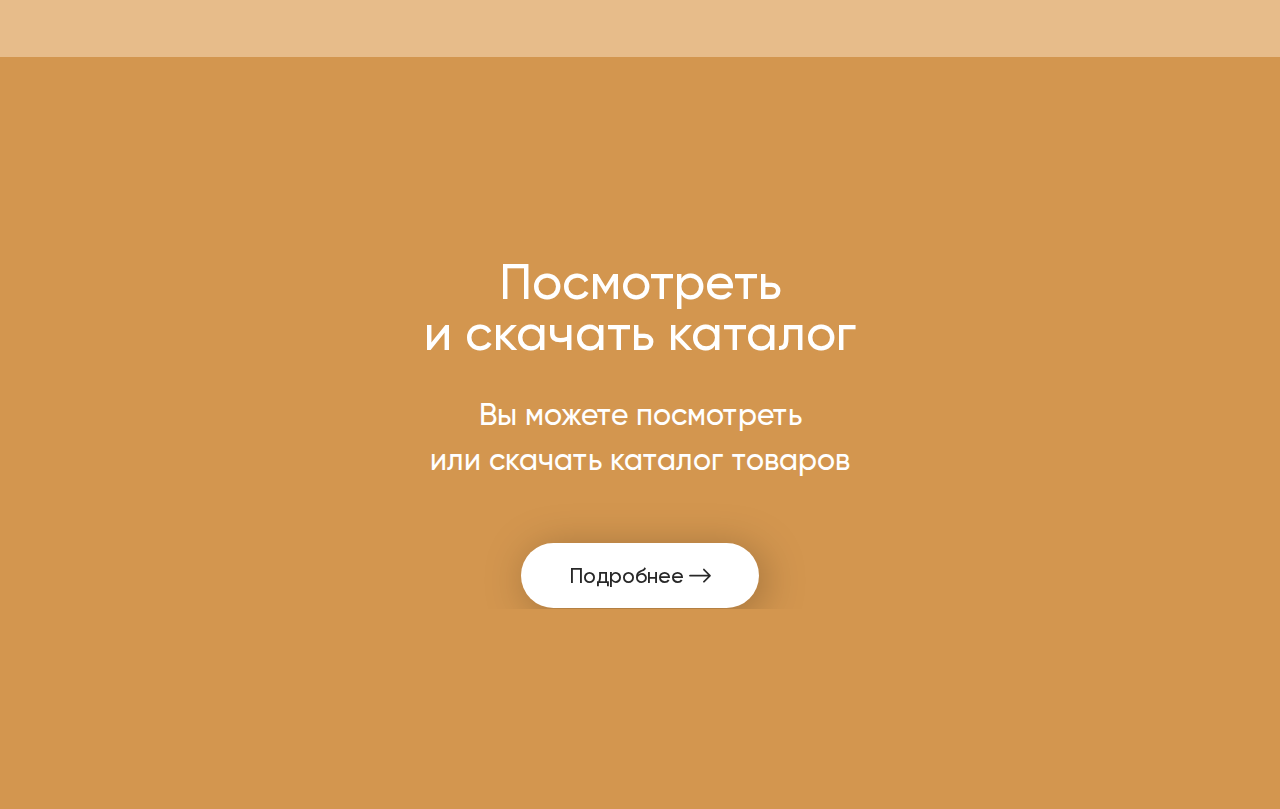
<file: apricot.html>
<!DOCTYPE html>
<html>
  <head>
    <title>Product Apricot</title>
    <link rel="stylesheet" type="text/css" href="./css/normalize.css" />
    <link rel="stylesheet" type="text/css" href="./fonts/stylesheet.css" />
    <link
      rel="stylesheet"
      type="text/css"
      href="./libs/swiper/swiper-bundle.min.css"
    />
    <link rel="stylesheet" type="text/css" href="./css/style.css" />
  </head>

  <body data-barba="wrapper">
    <div class="loading-container">
      <div class="loading-screen">
      </div>
    </div>

    <header>
      <div class="slider-header">
        <div class="container">
          <div class="slider-header-content">
            <div class="slider-header-item">
              <a href="./index.html">J&B Fruits</a>
              <!-- <a href="#">Jahon Exim Group</a> -->
              <div class="social">

                <a href="#">
                  <img src="./images/navbar-instagram.png">
                </a>
                <a href="#">
                  <img src="./images/navbar-youtube.png">
                </a>
                <a href="#">
                  <img src="./images/navbar-facebook.png">
                </a>
              </div>
            </div>
            
            <div class="slider-header-item">
              <button>RU</button>
              <button class="menu-btn">
                MENU 
                <span class="menu-grid">
                  <svg width="31" height="32" viewBox="0 0 31 32" fill="none" xmlns="http://www.w3.org/2000/svg">
                    <path d="M12.7604 4.51562H3.82812V13.4479H12.7604V4.51562Z"/>
                    <path d="M26.7966 4.51562H17.8643V13.4479H26.7966V4.51562Z"/>
                    <path d="M26.7966 18.5518H17.8643V27.4841H26.7966V18.5518Z"/>
                    <path d="M12.7604 18.5518H3.82812V27.4841H12.7604V18.5518Z"/>
                  </svg>
                    
                </span>
              </button>
            </div>
          </div>
        </div>
      </div>
      <div class="menu">
          <div class="menu-left">
            <div class="menu_content">
              <ul class="menu_navbar">
                <li class="active">
                  <a href="./about.html">О НАС</a>
                </li>
                <li>
                  <a href="./catalog.html">КАТАЛОГ</a>
                </li>
                <li>
                  <a href="./partners.html">ПАРТНЁРАМ</a>
                </li>
                <li>
                  <a href="./career.html">КАРЬЕРА</a>
                </li>
                <li>
                  <a href="./contacts.html">КОНТАКТЫ</a>
                </li>
              </ul>
            </div>
          </div>
          <div class="menu-right">
            <div class="menu_content">
              <ul class="menu_navbar"> 
                <li class="active">
                  <a href="./prune.html">Чернослив</a>
                </li>
                <li>
                  <a href="./apple.html">Яблочные Кольца</a>
                </li>
                <li>
                  <a href="./grapes.html">Виноград</a>
                </li>
                <li>
                  <a href="./apricot.html">Курага</a>
                </li>
                <li>
                  <a href="./pear.html">Дольки Груши</a>
                </li>
                <li>
                  <a href="./melon.html">Дольки Дыни</a>
                </li>
              </ul>

              <div class="menu_email">
                <a href="#">е-mail: info@jeg.uz</a>
              </div>

              <div class="menu_footer">
                <div class="menu_footer-item">
                  <p><a href="#">+(998) 93 181 23 22</a></p>
                  <p><a href="#">+(998) 90 970 72 06</a></p>
                </div>
                <div class="menu_footer-item">
                  <p>Узбекистан г. Ташкент,<br> ул. Ойбека 18/1</p>
                </div>
              </div>
            </div>
          </div>
      </div>
    </header>

    <div class="call-me">
      <a href="#">
        <span>
          <svg width="18" height="18" viewBox="0 0 18 18" fill="none" xmlns="http://www.w3.org/2000/svg">
            <path d="M16.4999 12.6901V14.9401C16.5008 15.1489 16.458 15.3557 16.3743 15.5471C16.2907 15.7385 16.1679 15.9103 16.014 16.0515C15.8601 16.1927 15.6784 16.3002 15.4805 16.3671C15.2826 16.434 15.073 16.4589 14.8649 16.4401C12.5571 16.1893 10.3402 15.4007 8.39245 14.1376C6.58032 12.9861 5.04395 11.4497 3.89245 9.63757C2.62493 7.68098 1.83613 5.45332 1.58995 3.13507C1.57121 2.92767 1.59586 2.71864 1.66233 2.52129C1.72879 2.32394 1.83563 2.14259 1.97602 1.98879C2.11642 1.83499 2.2873 1.7121 2.47779 1.62796C2.66828 1.54382 2.87421 1.50027 3.08245 1.50007H5.33245C5.69643 1.49649 6.04929 1.62538 6.32527 1.86272C6.60125 2.10006 6.78151 2.42966 6.83245 2.79007C6.92742 3.51012 7.10354 4.21712 7.35745 4.89757C7.45836 5.16602 7.4802 5.45776 7.42038 5.73823C7.36056 6.01871 7.2216 6.27616 7.01995 6.48007L6.06745 7.43257C7.13512 9.31023 8.68979 10.8649 10.5675 11.9326L11.5199 10.9801C11.7239 10.7784 11.9813 10.6395 12.2618 10.5796C12.5423 10.5198 12.834 10.5417 13.1024 10.6426C13.7829 10.8965 14.4899 11.0726 15.21 11.1676C15.5743 11.219 15.907 11.4025 16.1448 11.6832C16.3827 11.9639 16.5091 12.3223 16.4999 12.6901Z" stroke="black" stroke-width="1.5" stroke-linecap="round" stroke-linejoin="round"/>
          </svg>
        </span>
        <span>Связаться с нами</span>
      </a>
    </div>

    <main data-barba="container" data-barba-namespace="apricot" data-header-theme="light">
     
      <div class="wrapper product apricot">
        <section class="product-header">
          <div class="container">
            <div class="product-header_info">
              <div class="product-header_info-title animate-this">Курага</div>
            </div>
  
            <div class="product-header_img"></div>
  
            <div class="back_product_element animate-fruit" data-elem="0" data-fruit="apple"  data-cordY="19%,calc(50% - 350px)" data-cordX="51.5%,545px">
              <span>
                <img src="../images/back_apricot_001.png" alt="product_img">
              </span>
            </div>
            <div class="front_product_element1 animate-fruit" data-elem="1"  data-fruit="apple" data-cordY="27.8%,calc(50% - 205px)" data-cordX="46.4%,247px">
              <span>
                <img src="../images/front1_apricot_001.png" alt="product_img">
              </span>
            </div>
            <div class="front_product_element2 animate-fruit" data-elem="2" data-fruit="apple" data-cordY="29.6%,calc(50% - 215px)" data-cordX="58.8%,58.8%">
              <span>
                <img src="../images/front2_apricot_001.png" alt="product_img">
              </span>
            </div> 
            
          </div>
          <div class="arrow-down">
            <svg width="38" height="83" viewBox="0 0 38 83" fill="none" xmlns="http://www.w3.org/2000/svg">
              <path d="M19 3L19 80.7143" stroke="white" stroke-width="4.57143" stroke-linecap="round" stroke-linejoin="round"/>
              <path d="M35 64.7144L19 80.7144L3 64.7144" stroke="white" stroke-width="4.57143" stroke-linecap="round" stroke-linejoin="round"/>
              </svg>
          </div>
        </section>
  
        <section class="apple-img_block">
          <img src=../images/sweets_45_deg.png alt="">
        </section>
  
        <section class="product-info">
          <div class="container">
            <div class="product-info_img">
              <span>
                <img src="../images/front2_apricot_001.png" alt="product_info_img">
              </span>
            </div>
            <div class="product-info_content">
              <p>
                      Особенностью изюма является тот факт, что он не только не теряет полезные свойства свежего винограда, но и в несколько раз преумножает их. В составе изюма присутствуют глюкоза и фруктоза, пищевые волокна, витамины группы В (В1, В2, В5), Н и РР, большое количество калия, также необходимые минеральные вещества: кальций, магний, железо, фосфор и натрий.
              </p>
              <p>
                  Калорийность изюма составляет 264 ккал на 100 грамм продукта.
              </p>
              <p>
                  Обладает так же полезными свойствами, такими как:
              </p>
              <p>
                  Важный антиоксидант и источник полезных витаминов;
              </p>
              <p>
                  Налаживает сон и деятельность нервной системы в целом;
              </p>
              <p>
                  Помогает побороть весенний авитаминоз;
              </p>
              <p>
                  Укрепляет иммунную систему и общее состояние организма;
              </p>
              <p>
                  Активирует деятельность мозга;
              </p>
            </div>
          </div>
        </section>
        <section class="product-question">
          <div class="container">
            <h1 class="product-question_title">Посмотреть<br>  и скачать каталог</h1>
            <div class="product-question_subtitle">
              Вы можете посмотреть<br> или скачать каталог товаров
            </div>
            <div class="product-question_btn">
              <button>
                <span class="slider-navbar-btn__content">
                  Подробнее
                  <span>
                    <img src="./images/slider-btn_right-arrow.png" alt="btn" />
                  </span>
                </span>
              </button>
            </div>
          </div>
        </section>
      </div>
    </main>


    <script src="https://code.jquery.com/jquery-3.5.1.min.js"></script>
    <script
      type="text/javascript"
      src="./libs/swiper/swiper-bundle.min.js"
    ></script>
    <script type="text/javascript" src="./libs/anime.min.js"></script>
    <script type="text/javascript" src="./libs/parallax/parallax.min.js"></script>
    <script src="./libs/barba/barba.umd.js"></script>
    <script src="./libs/gsap/gsap.min.js"></script>
    <script src="./libs/smooth-scrolbar/smooth-scrollbar.js"></script>
    <script src="./libs/smooth-scrolbar/overscroll.min.js"></script>
    <script type="text/javascript" src="./js/main.js"></script>
  </body>
</html>
</file>
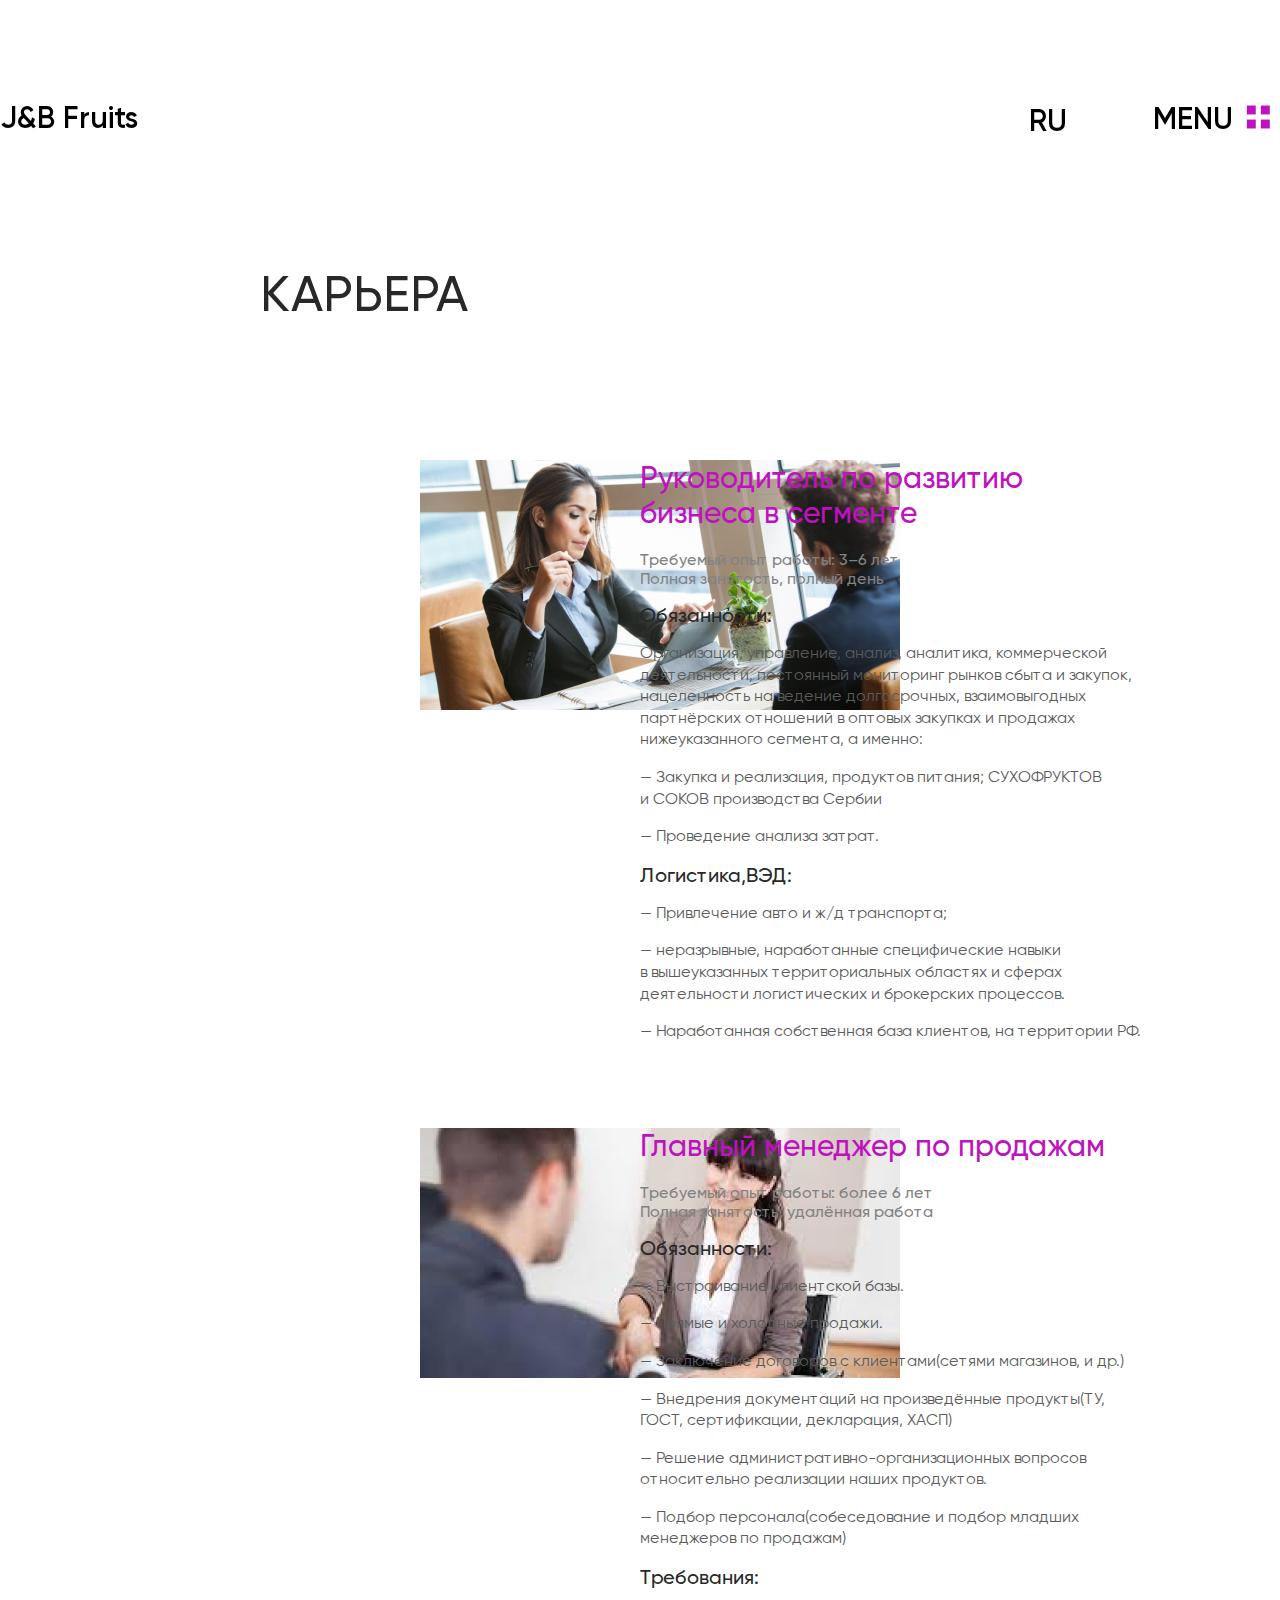
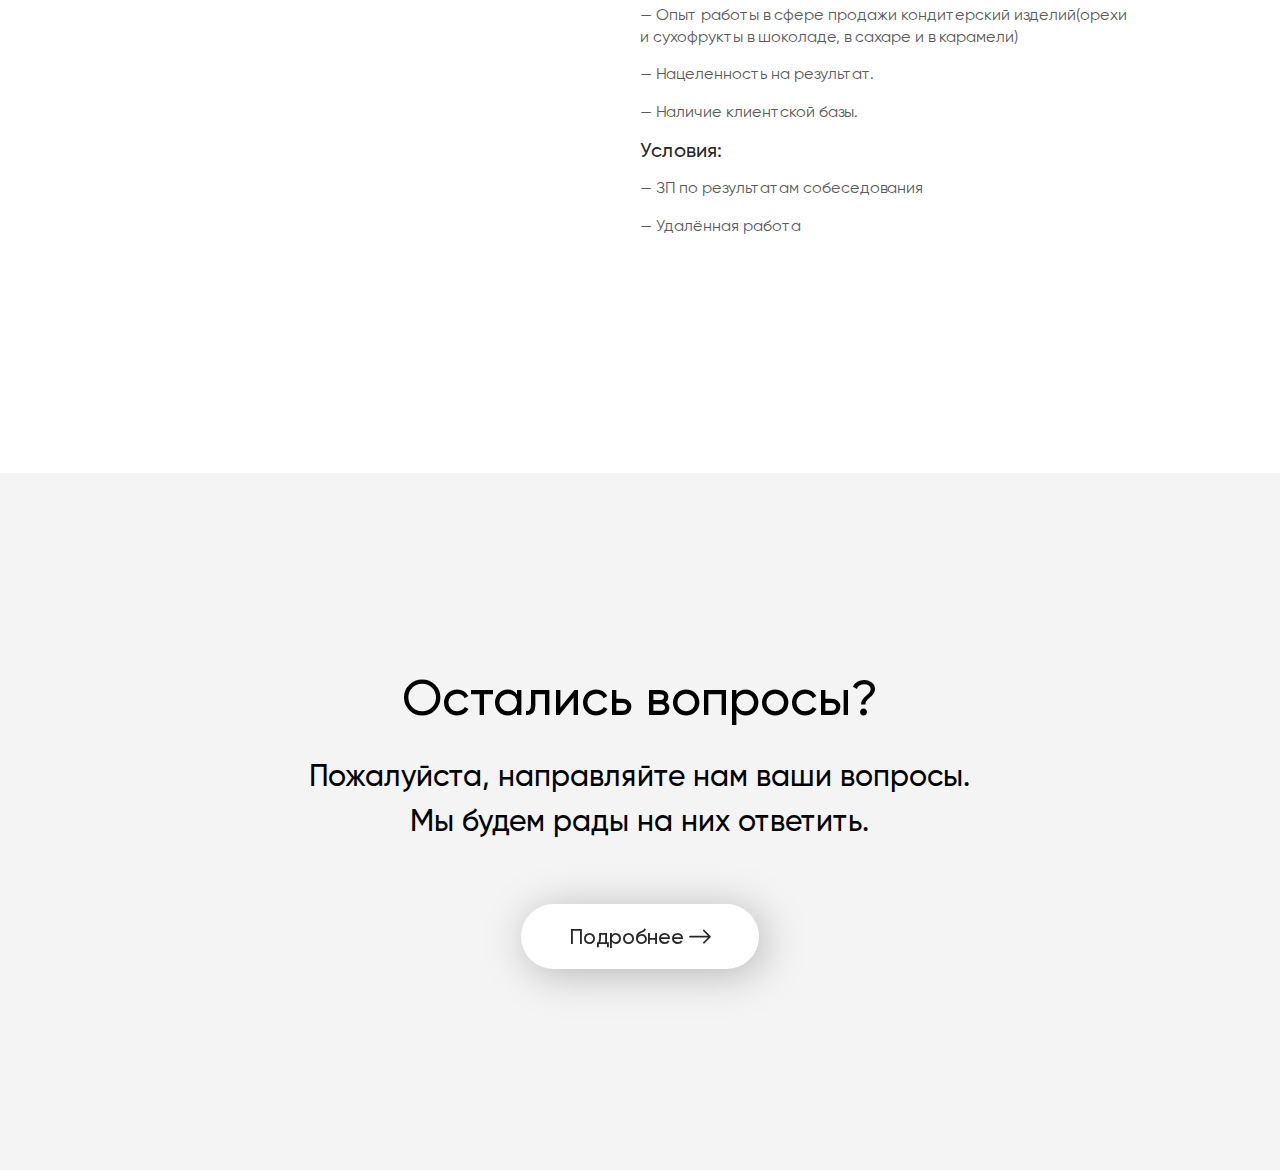
<file: career.html>
<!DOCTYPE html>
<html>
  <head>
    <title>Career</title>
    <link rel="stylesheet" type="text/css" href="css/normalize.css" />
    <link rel="stylesheet" type="text/css" href="fonts/stylesheet.css" />
    <link
      rel="stylesheet"
      type="text/css"
      href="libs/swiper/swiper-bundle.min.css"
    />
    <link rel="stylesheet" type="text/css" href="css/style.css" />
    <meta name="viewport" content="width=device-width, initial-scale=1.0" >
    <meta charset="utf-8">
  </head>

  <body data-barba="wrapper" id="my-scrollbar">

    <div class="loading-container">
      <div class="loading-screen">
      </div>
    </div>

    <header class="white-them"> 
      <div class="slider-header">
        <div class="container">
          <div class="slider-header-content">
            <div class="slider-header-item">
              <a href="./index.html">J&B Fruits</a>
              <!-- <a href="#">Jahon Exim Group</a> -->
              <div class="social">

                <a href="#">
                  <img src="./images/navbar-instagram.png">
                </a>
                <a href="#">
                  <img src="./images/navbar-youtube.png">
                </a>
                <a href="#">
                  <img src="./images/navbar-facebook.png">
                </a>
              </div>
            </div>
            
            <div class="slider-header-item">
              <button>RU</button>
              <button class="menu-btn">
                MENU 
                <span class="menu-grid">
                  <svg width="31" height="32" viewBox="0 0 31 32" fill="none" xmlns="http://www.w3.org/2000/svg">
                    <path d="M12.7604 4.51562H3.82812V13.4479H12.7604V4.51562Z"/>
                    <path d="M26.7966 4.51562H17.8643V13.4479H26.7966V4.51562Z"/>
                    <path d="M26.7966 18.5518H17.8643V27.4841H26.7966V18.5518Z"/>
                    <path d="M12.7604 18.5518H3.82812V27.4841H12.7604V18.5518Z"/>
                  </svg>
                    
                </span>
              </button>
            </div>
          </div>
        </div>
      </div>
      <div class="menu">
          <div class="menu-left">
            <div class="menu_content">
              <ul class="menu_navbar">
                <li >
                  <a href="./about.html">О НАС</a>
                </li>
                <li>
                  <a href="./catalog.html">КАТАЛОГ</a>
                </li>
                <li>
                  <a href="./partners.html">ПАРТНЁРАМ</a>
                </li>
                <li class="active">
                  <a href="./career.html">КАРЬЕРА</a>
                </li>
                <li>
                  <a href="./contacts.html">КОНТАКТЫ</a>
                </li>
              </ul>
            </div>
          </div>
          <div class="menu-right">
            <div class="menu_content">
              <ul class="menu_navbar"> 
                <li>
                  <a href="./prune.html">Чернослив</a>
                </li>
                <li>
                  <a href="./apple.html">Яблочные Кольца</a>
                </li>
                <li>
                  <a href="./grapes.html">Виноград</a>
                </li>
                <li>
                  <a href="./apricot.html">Курага</a>
                </li>
                <li>
                  <a href="./pear.html">Дольки Груши</a>
                </li>
                <li>
                  <a href="./melon.html">Дольки Дыни</a>
                </li>
              </ul>

              <div class="menu_email">
                <a href="#">е-mail: info@jeg.uz</a>
              </div>

              <div class="menu_footer">
                <div class="menu_footer-item">
                  <p><a href="#">+(998) 93 181 23 22</a></p>
                  <p><a href="#">+(998) 90 970 72 06</a></p>
                </div>
                <div class="menu_footer-item">
                  <p>Узбекистан г. Ташкент,<br> ул. Ойбека 18/1</p>
                </div>
              </div>
            </div>
          </div>
      </div>
    </header>

    <div>
        <main data-barba="container" data-barba-namespace="career" data-header-theme="dark">
          <div class="page_container about">
            <div class="career-content">
              <div class="container">
                  <h1 class="main-title">КАРЬЕРА</h1>
              </div>
              <section class="career"> 
                  <div class="career-block_item">
                      <div class="career-block_item-left">
                          <img src="./images/career1.jpg" alt="img">
                      </div>
      
                      <div class="career-block_item-right">
                          <div class="item-right_block">
                              <h2 class="career-title">
                                  Руководитель по развитию бизнеса в сегменте
                              </h2>
                              <div class="career-subtitle">
                                  Требуемый опыт работы: 3–6 лет<br>
                                  Полная занятость, полный день
                              </div>
                              <div class="career-comment">
                                  <div class="career-comment_title">Обязанности:</div>
                                  <div class="career-comment_info">
                                      <p>
                                          Организация, управление, анализ, аналитика, коммерческой деятельности, постоянный мониторинг рынков сбыта и закупок, нацеленность на ведение долгосрочных, взаимовыгодных партнёрских отношений в оптовых закупках и продажах нижеуказанного сегмента, а именно:
                                      </p>
                                      <p>
                                          — Закупка и реализация, продуктов питания; СУХОФРУКТОВ и СОКОВ производства Сербии
                                      </p>
                                      <p>
                                          — Проведение анализа затрат.
                                      </p>
                                  </div>
      
                              </div>
                              <div class="career-comment">
                                  <div class="career-comment_title">Логистика,ВЭД:</div>
                                  <div class="career-comment_info">
                                      <p>
                                          — Привлечение авто и ж/д транспорта;
                                      </p>
                                      <p>
                                          — неразрывные, наработанные специфические навыки в вышеуказанных территориальных областях и сферах деятельности логистических и брокерских процессов.
                                      </p>
                                      <p>
                                          — Наработанная собственная база клиентов, на территории РФ.
                                      </p>
                                  </div>
                              </div>
                          </div>
                          
                      </div>
                  </div>
                  <div class="career-block_item">
                      <div class="career-block_item-left">
                          <img src="./images/career2.jpg" alt="img">
                      </div>
      
                      <div class="career-block_item-right">
                          <div class="item-right_block">
                              <h2 class="career-title">
                                  Главный менеджер по продажам
                              </h2>
                              <div class="career-subtitle">
                                  Требуемый опыт работы: более 6 лет<br>Полная занятость, удалённая работа
                              </div>
                              <div class="career-comment">
                                  <div class="career-comment_title">Обязанности:</div>
                                  <div class="career-comment_info">
                                      <p>— Выстраивание клиентской базы.</p>
                                      <p>— Прямые и холодные продажи.</p>
                                      <p>— Заключение договоров с клиентами(сетями магазинов, и др.)</p>
                                      <p>— Внедрения документаций на произведённые продукты(ТУ, ГОСТ, сертификации, декларация, ХАСП)</p>
                                      <p>— Решение административно-организационных вопросов относительно реализации наших продуктов.</p>
                                      <p>— Подбор персонала(собеседование и подбор младших менеджеров по продажам)</p>
                                  </div>
      
                              </div>
                              <div class="career-comment">
                                  <div class="career-comment_title">Требования:</div>
                                  <div class="career-comment_info">
                                      <p>— Опыт работы в сфере продажи кондитерский изделий(орехи и сухофрукты в шоколаде, в сахаре и в карамели)</p>
                                      <p>— Нацеленность на результат.</p>
                                      <p>— Наличие клиентской базы.</p>
                                  </div>
                              </div>
                              <div class="career-comment">
                                  <div class="career-comment_title">Условия:</div>
                                  <div class="career-comment_info">
                                      <p> — ЗП по результатам собеседования</p>
                                      <p> — Удалённая работа</p>
                                  </div>
                              </div>
                          </div>
                          
                      </div>
                  </div>
              </section>
              <section class="question-block">
                  <div class="question-block_title">Остались вопросы?</div>
                  <div class="question-block_subtitle">
                    Пожалуйста, направляйте нам ваши вопросы.<br>
                    Мы будем рады на них ответить.
                  </div>
                  <div class="question-block_btn">
                    <button>
                      <span class="slider-navbar-btn__content">
                        Подробнее
                        <span>
                          <img src="images/slider-btn_right-arrow.png" alt="btn" />
                        </span>
                      </span>
                    </button>
                  </div>
              </section>
            </div>
           </div>
        </main>
    </div>

    <script
      type="text/javascript"
      src="libs/swiper/swiper-bundle.min.js"
    ></script>
    <script type="text/javascript" src="libs/anime.min.js"></script>
    <script type="text/javascript" src="libs/parallax/parallax.min.js"></script>
    <script type="text/javascript" src="js/main.js"></script>
  </body>
</html>
</file>
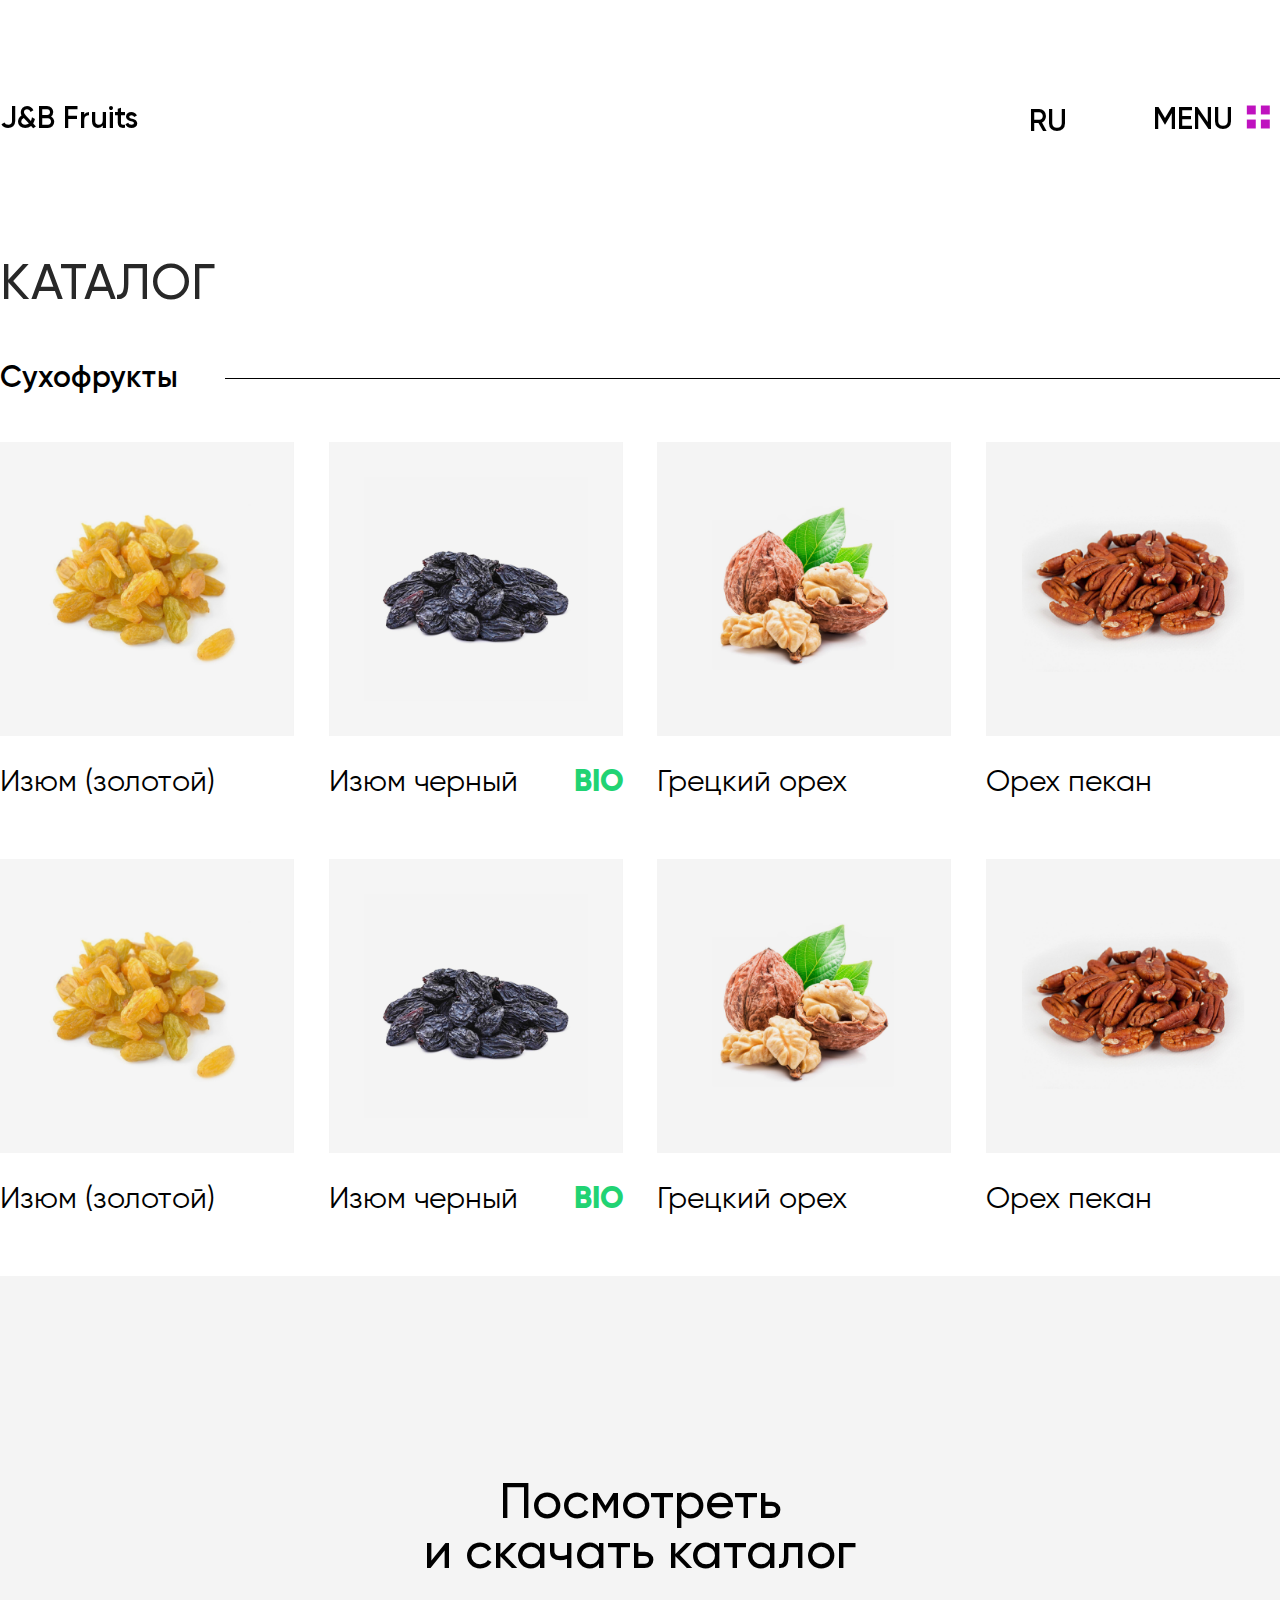
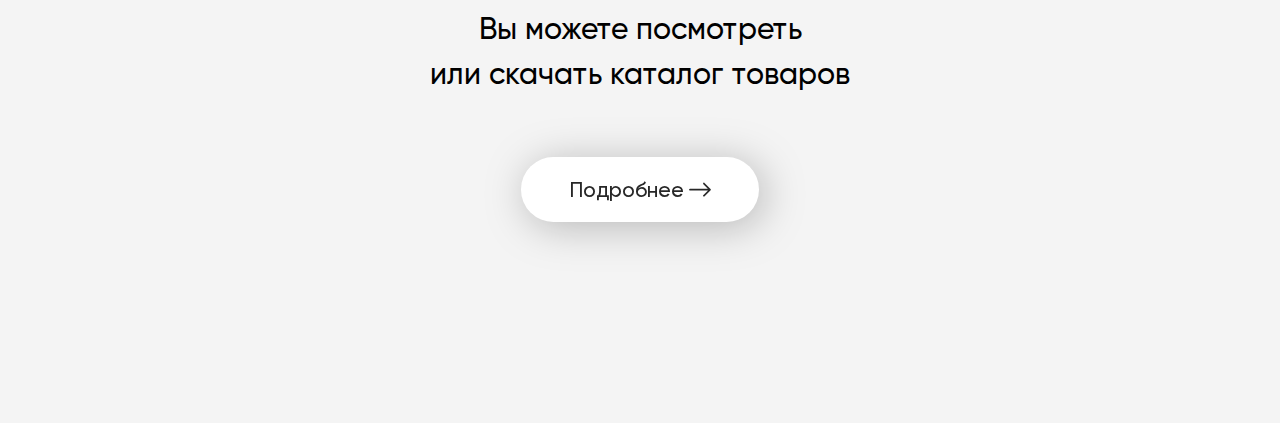
<file: catalog.html>
<!DOCTYPE html>
<html lang="en">
<head>
    <link rel="stylesheet" type="text/css" href="./css/normalize.css" />
    <link rel="stylesheet" type="text/css" href="./fonts/stylesheet.css" />
    <link
      rel="stylesheet"
      type="text/css"
      href="./libs/swiper/swiper-bundle.min.css"
    /> 
    <link rel="stylesheet" type="text/css" href="./css/style.css" />
    <meta name="viewport" content="width=device-width, initial-scale=1.0" >
    <meta charset="utf-8">
</head>
<body data-barba="wrapper" id="my-scrollbar">

    <div class="loading-container">
        <div class="loading-screen">
        </div>
      </div>
  
      <header class="white-them">
        <div class="slider-header">
          <div class="container">
            <div class="slider-header-content">
              <div class="slider-header-item">
                <a href="./index.html">J&B Fruits</a>
                <!-- <a href="#">Jahon Exim Group</a> -->
                <div class="social">
  
                  <a href="#">
                    <img src="./images/navbar-instagram.png">
                  </a>
                  <a href="#">
                    <img src="./images/navbar-youtube.png">
                  </a>
                  <a href="#">
                    <img src="./images/navbar-facebook.png">
                  </a>
                </div>
              </div>
              
              <div class="slider-header-item">
                <button>RU</button>
                <button class="menu-btn">
                  MENU 
                  <span class="menu-grid">
                    <svg width="31" height="32" viewBox="0 0 31 32" fill="none" xmlns="http://www.w3.org/2000/svg">
                      <path d="M12.7604 4.51562H3.82812V13.4479H12.7604V4.51562Z"/>
                      <path d="M26.7966 4.51562H17.8643V13.4479H26.7966V4.51562Z"/>
                      <path d="M26.7966 18.5518H17.8643V27.4841H26.7966V18.5518Z"/>
                      <path d="M12.7604 18.5518H3.82812V27.4841H12.7604V18.5518Z"/>
                    </svg>
                      
                  </span>
                </button>
              </div>
            </div>
          </div>
        </div>
        <div class="menu">
            <div class="menu-left">
              <div class="menu_content">
                <ul class="menu_navbar">
                  <li class="active">
                    <a href="./about.html">О НАС</a>
                  </li>
                  <li>
                    <a href="./catalog.html">КАТАЛОГ</a>
                  </li>
                  <li>
                    <a href="./partners.html">ПАРТНЁРАМ</a>
                  </li>
                  <li>
                    <a href="./career.html">КАРЬЕРА</a>
                  </li>
                  <li>
                    <a href="./contacts.html">КОНТАКТЫ</a>
                  </li>
                </ul>
              </div>
            </div>
            <div class="menu-right">
              <div class="menu_content">
                <ul class="menu_navbar"> 
                  <li>
                    <a href="./prune.html">Чернослив</a>
                  </li>
                  <li>
                    <a href="./apple.html">Яблочные Кольца</a>
                  </li>
                  <li>
                    <a href="./grapes.html">Виноград</a>
                  </li>
                  <li>
                    <a href="./apricot.html">Курага</a>
                  </li>
                  <li>
                    <a href="./pear.html">Дольки Груши</a>
                  </li>
                  <li>
                    <a href="./melon.html">Дольки Дыни</a>
                  </li>
                </ul>
  
                <div class="menu_email">
                  <a href="#">е-mail: info@jeg.uz</a>
                </div>
  
                <div class="menu_footer">
                  <div class="menu_footer-item">
                    <p><a href="#">+(998) 93 181 23 22</a></p>
                    <p><a href="#">+(998) 90 970 72 06</a></p>
                  </div>
                  <div class="menu_footer-item">
                    <p>Узбекистан г. Ташкент,<br> ул. Ойбека 18/1</p>
                  </div>
                </div>
              </div>
            </div>
        </div>
      </header>
      
      <div>
        <main data-barba="container" data-barba-namespace="catalog">
            <div class="products-content">
                <div class="container">
                    <h1 class="products_title">КАТАЛОГ</h1>
                </div>

                <section class="products">
                  
                  <div class="products-list">
                      <div class="container">

                        <div class="products-list_item">
                            <div class="products-list_item-title">сухофрукты</div>
                            <div class="products-list_item-block">

                              <div class="filtr-item" data-category="1, 4" data-sort="Изюм золотой">
                                  <div class="filter-item_img">
                                      <img src="./images/product_1.png" alt="product_item">
                                  </div>
                                  <div class="item-desc">Изюм (золотой)</div>
                              </div>

                              <div class="filtr-item" data-category="2, 3" data-sort="Изюм черный">
                                  <div class="filter-item_img">
                                      <img src="./images/product_2.png" alt="product_item">
                                  </div>
                                  <div class="item-desc">
                                      Изюм черный
                                      <span class="products_bio">bio</span>
                                  </div>
                              </div>

                              <div class="filtr-item" data-category="1, 2" data-sort="Грецкий орех">
                                  <div class="filter-item_img">
                                      <img src="./images/product_3.png" alt="product_item">
                                  </div>
                                  <div class="item-desc">Грецкий орех</div>
                              </div>

                              <div class="filtr-item" data-category="3, 2" data-sort="Орех пекан">
                                  <div class="filter-item_img">
                                      <img src="./images/product_4.png" alt="product_item">
                                  </div>
                                  <div class="item-desc">Орех пекан</div>
                              </div>

                              <div class="filtr-item" data-category="1, 4" data-sort="Изюм золотой">
                                <div class="filter-item_img">
                                    <img src="./images/product_1.png" alt="product_item">
                                </div>
                                <div class="item-desc">Изюм (золотой)</div>
                            </div>

                            <div class="filtr-item" data-category="2, 3" data-sort="Изюм черный">
                                <div class="filter-item_img">
                                    <img src="./images/product_2.png" alt="product_item">
                                </div>
                                <div class="item-desc">
                                    Изюм черный
                                    <span class="products_bio">bio</span>
                                </div>
                            </div>

                            <div class="filtr-item" data-category="1, 2" data-sort="Грецкий орех">
                                <div class="filter-item_img">
                                    <img src="./images/product_3.png" alt="product_item">
                                </div>
                                <div class="item-desc">Грецкий орех</div>
                            </div>

                            <div class="filtr-item" data-category="3, 2" data-sort="Орех пекан">
                                <div class="filter-item_img">
                                    <img src="./images/product_4.png" alt="product_item">
                                </div>
                                <div class="item-desc">Орех пекан</div>
                            </div>

                            </div>
                        </div>

                      </div>
                  </div>
                  
                </section>
            </div>
             <section class="question-block">
              <div class="question-block_title">Посмотреть<br>  и скачать каталог</div>
              <div class="question-block_subtitle">
                Вы можете посмотреть<br> или скачать каталог товаров
              </div>
              <div class="question-block_btn">
                <button>
                  <span class="slider-navbar-btn__content">
                    Подробнее
                    <span>
                      <img src="images/slider-btn_right-arrow.png" alt="btn" />
                    </span>
                  </span>
                </button>
              </div>
            </section>
        </main>
      </div>

</body>
    <script src="./libs/jquery/jquery-3.5.1.min.js"></script>
    <script src="./libs/filterizer/jquery.filterizr.min.js"></script>
    <script  type="text/javascript" src="./libs/swiper/swiper-bundle.min.js"></script>
    <script type="text/javascript" src="./libs/anime.min.js"></script>
    <script type="text/javascript" src="./libs/parallax/parallax.min.js"></script>
    <script src="./libs/barba/barba.umd.js"></script>
    <script src="./libs/gsap/gsap.min.js"></script>
    <script src="./libs/smooth-scrolbar/smooth-scrollbar.js"></script>
    <script src="./libs/smooth-scrolbar/overscroll.min.js"></script>
    

    <script type="text/javascript" src="./js/main.js"></script>
    
</html>
</file>
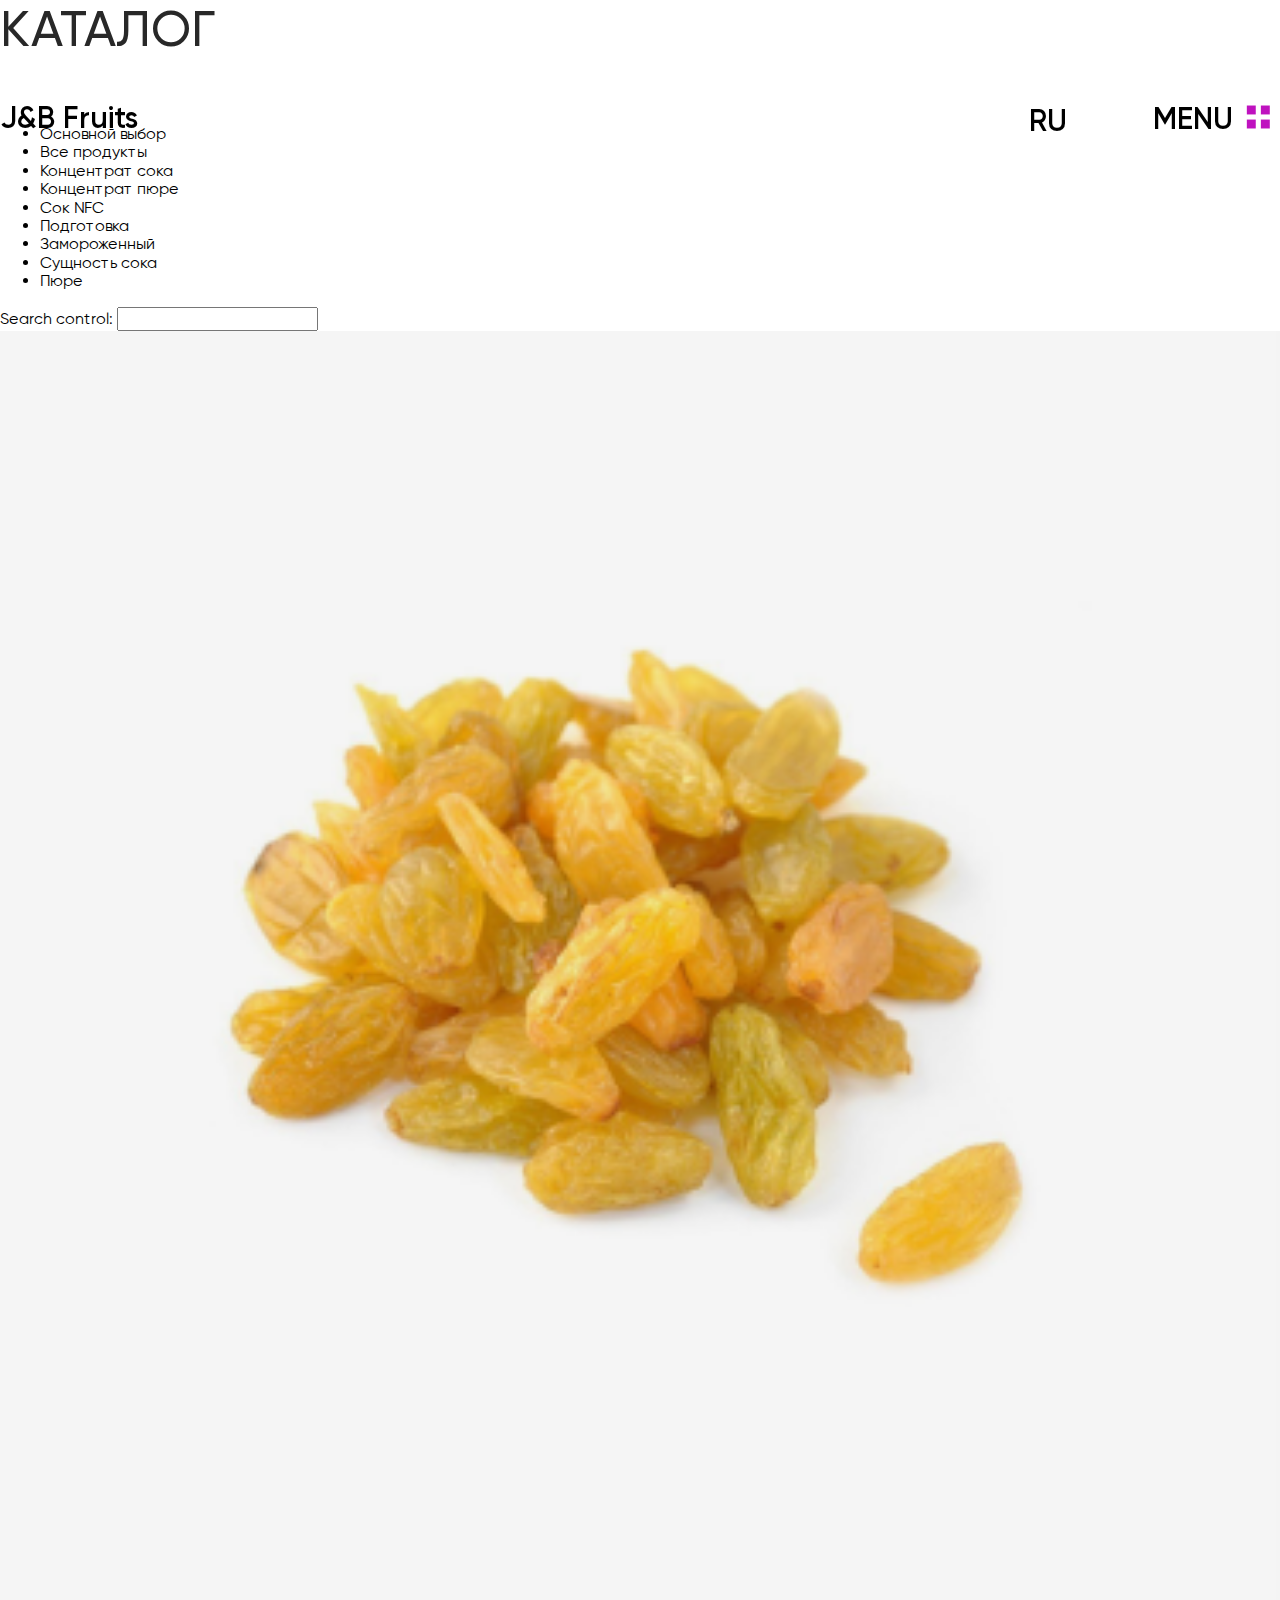
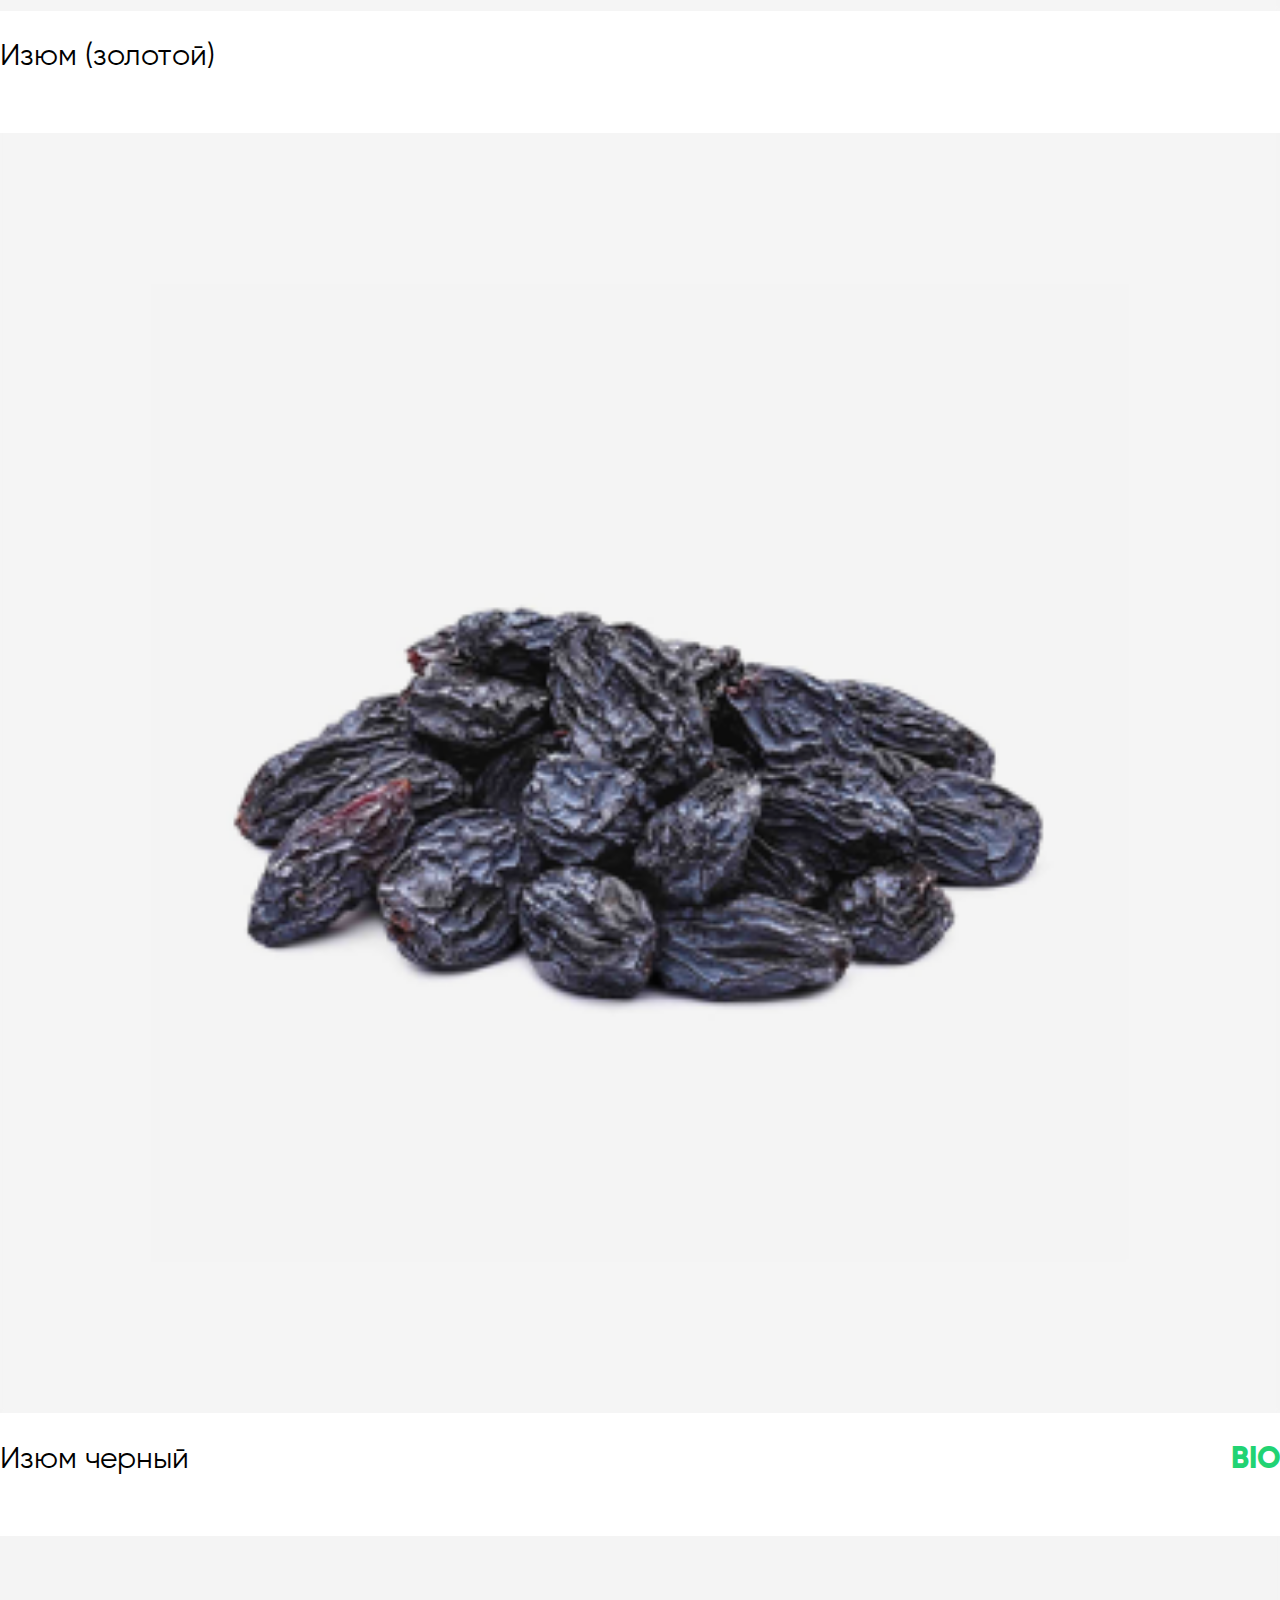
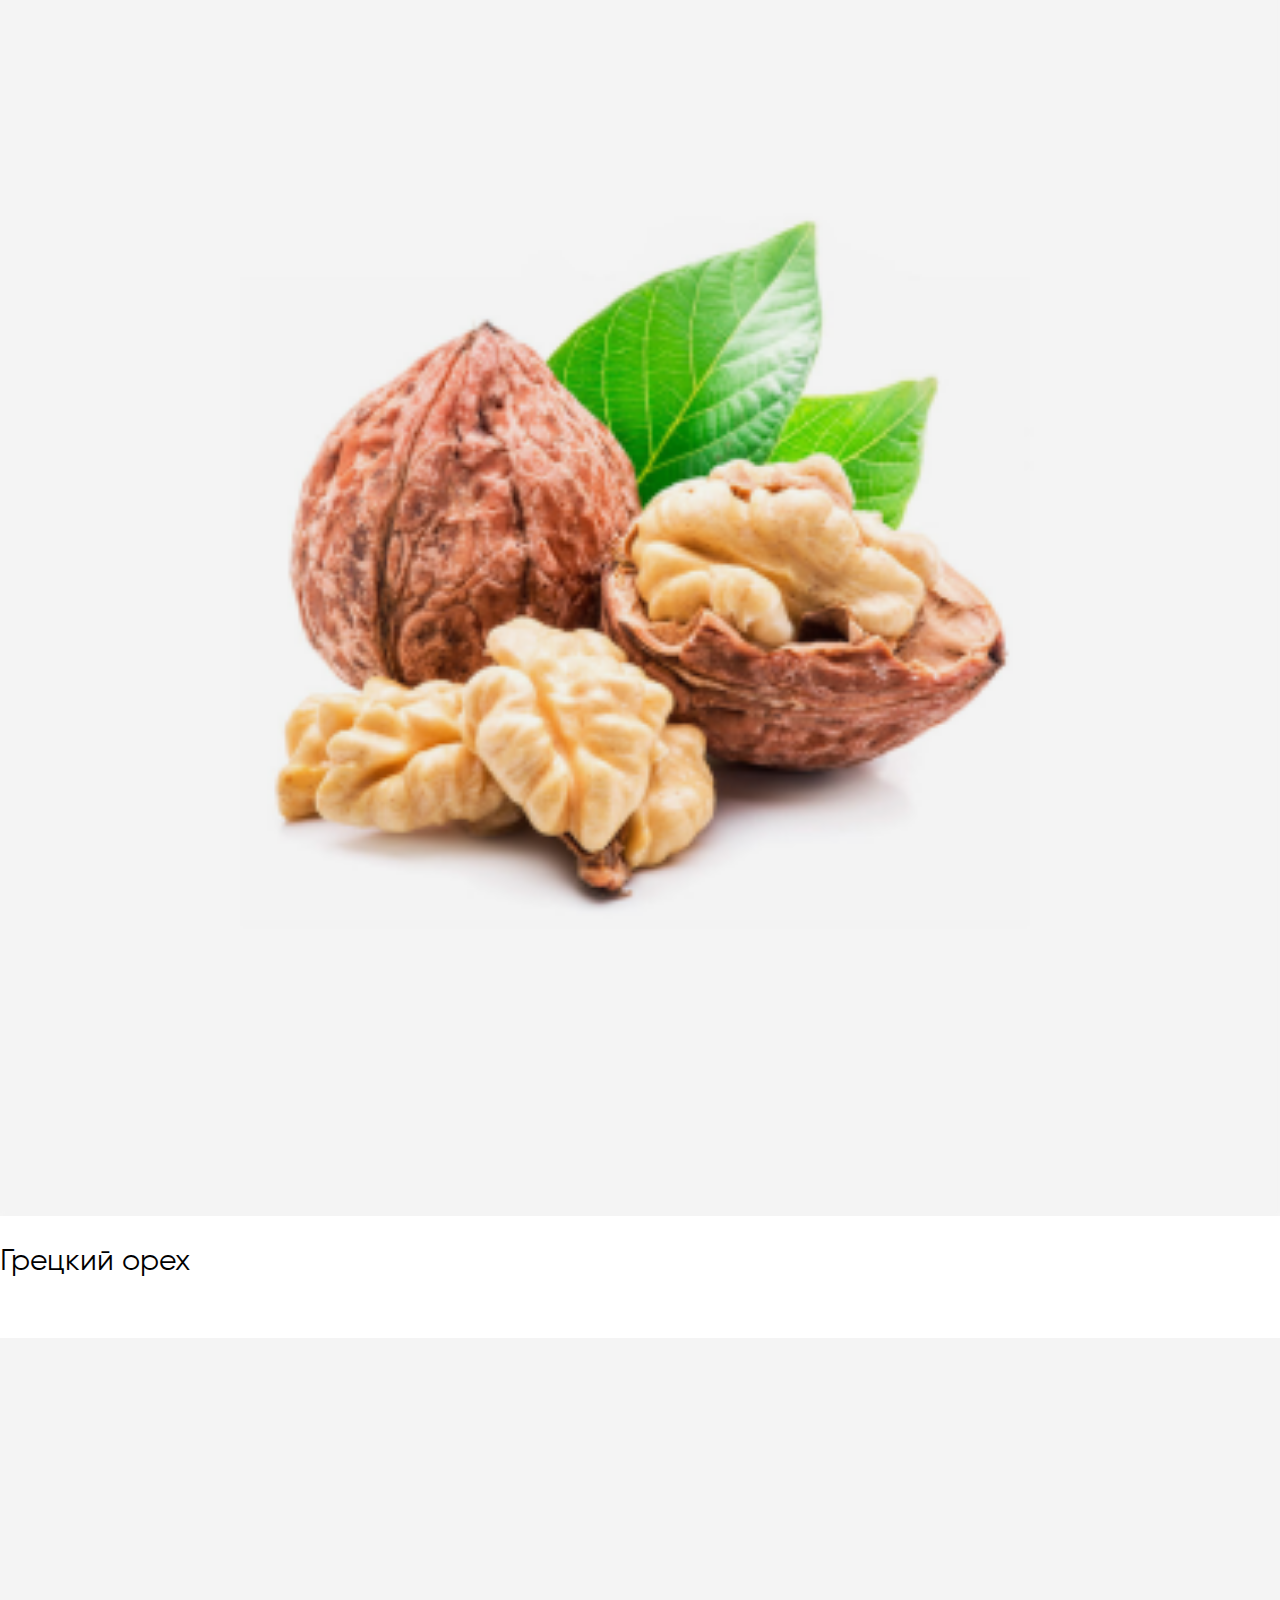
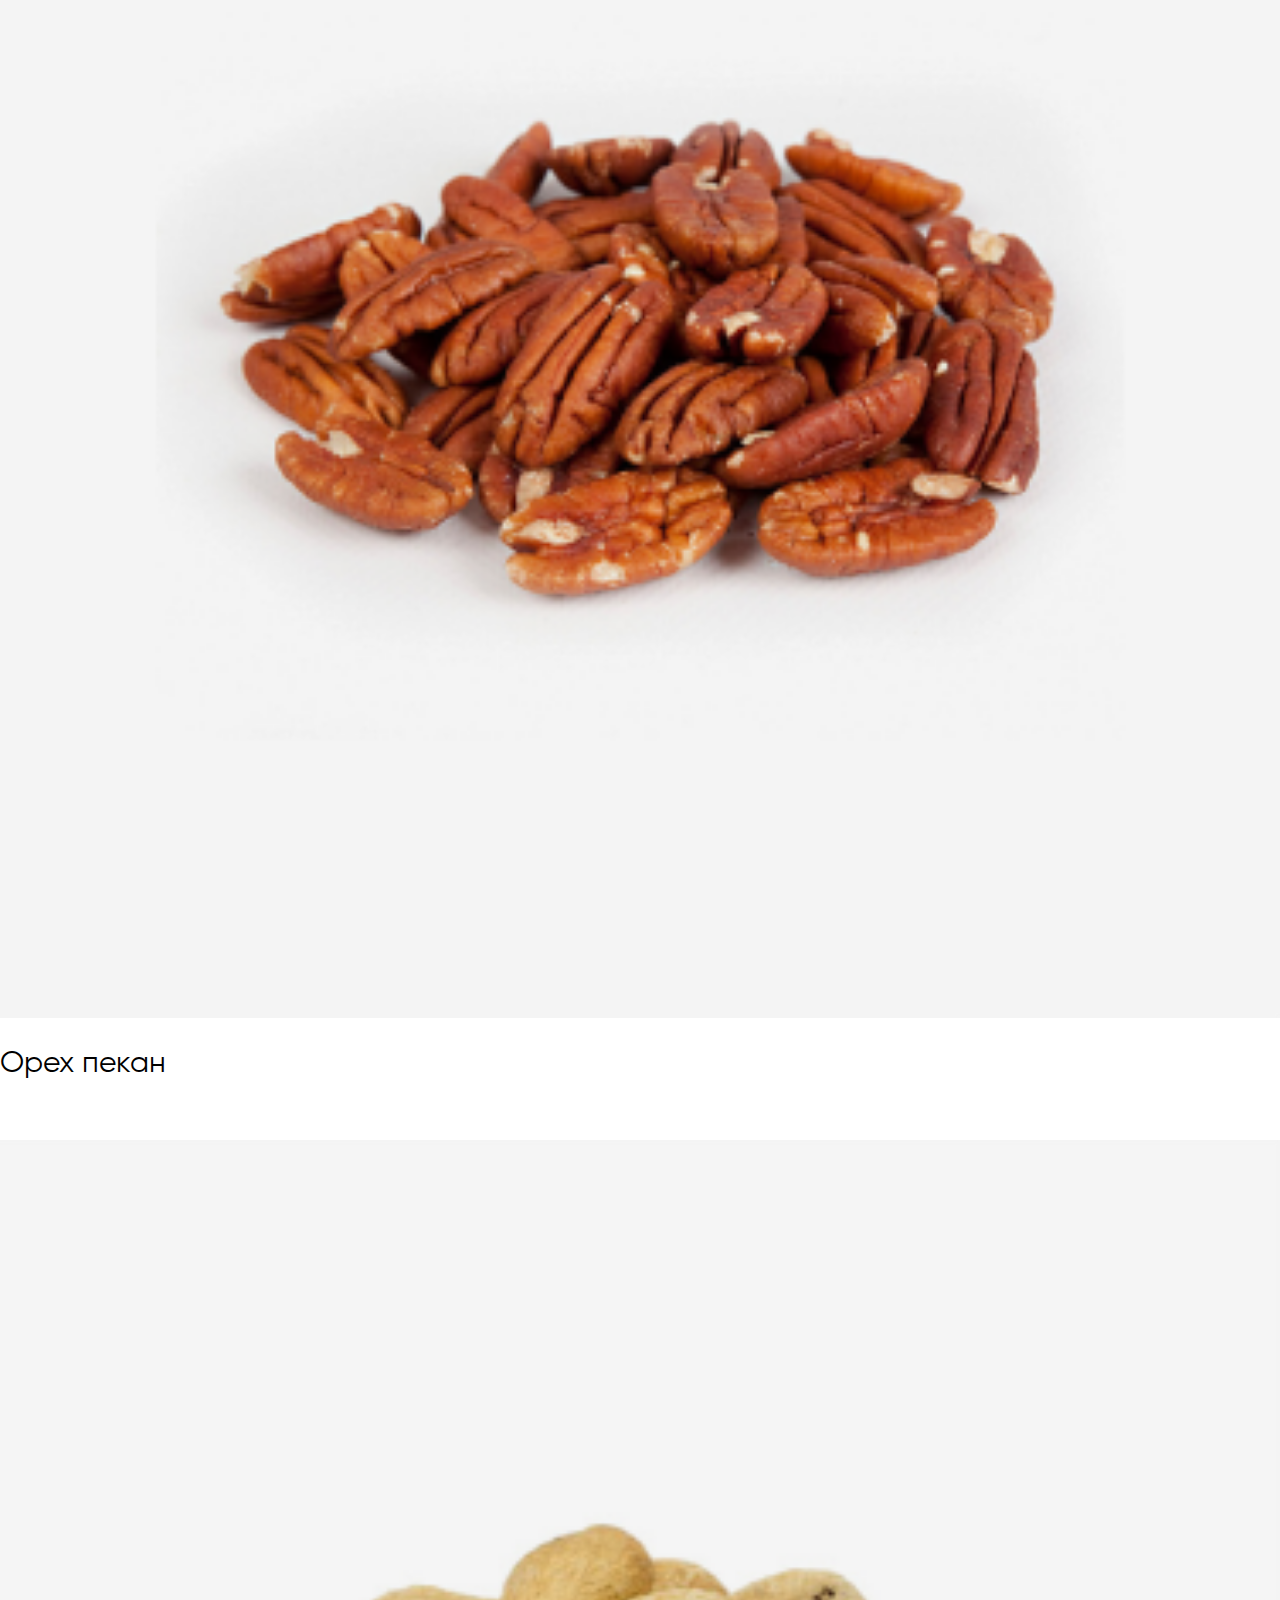
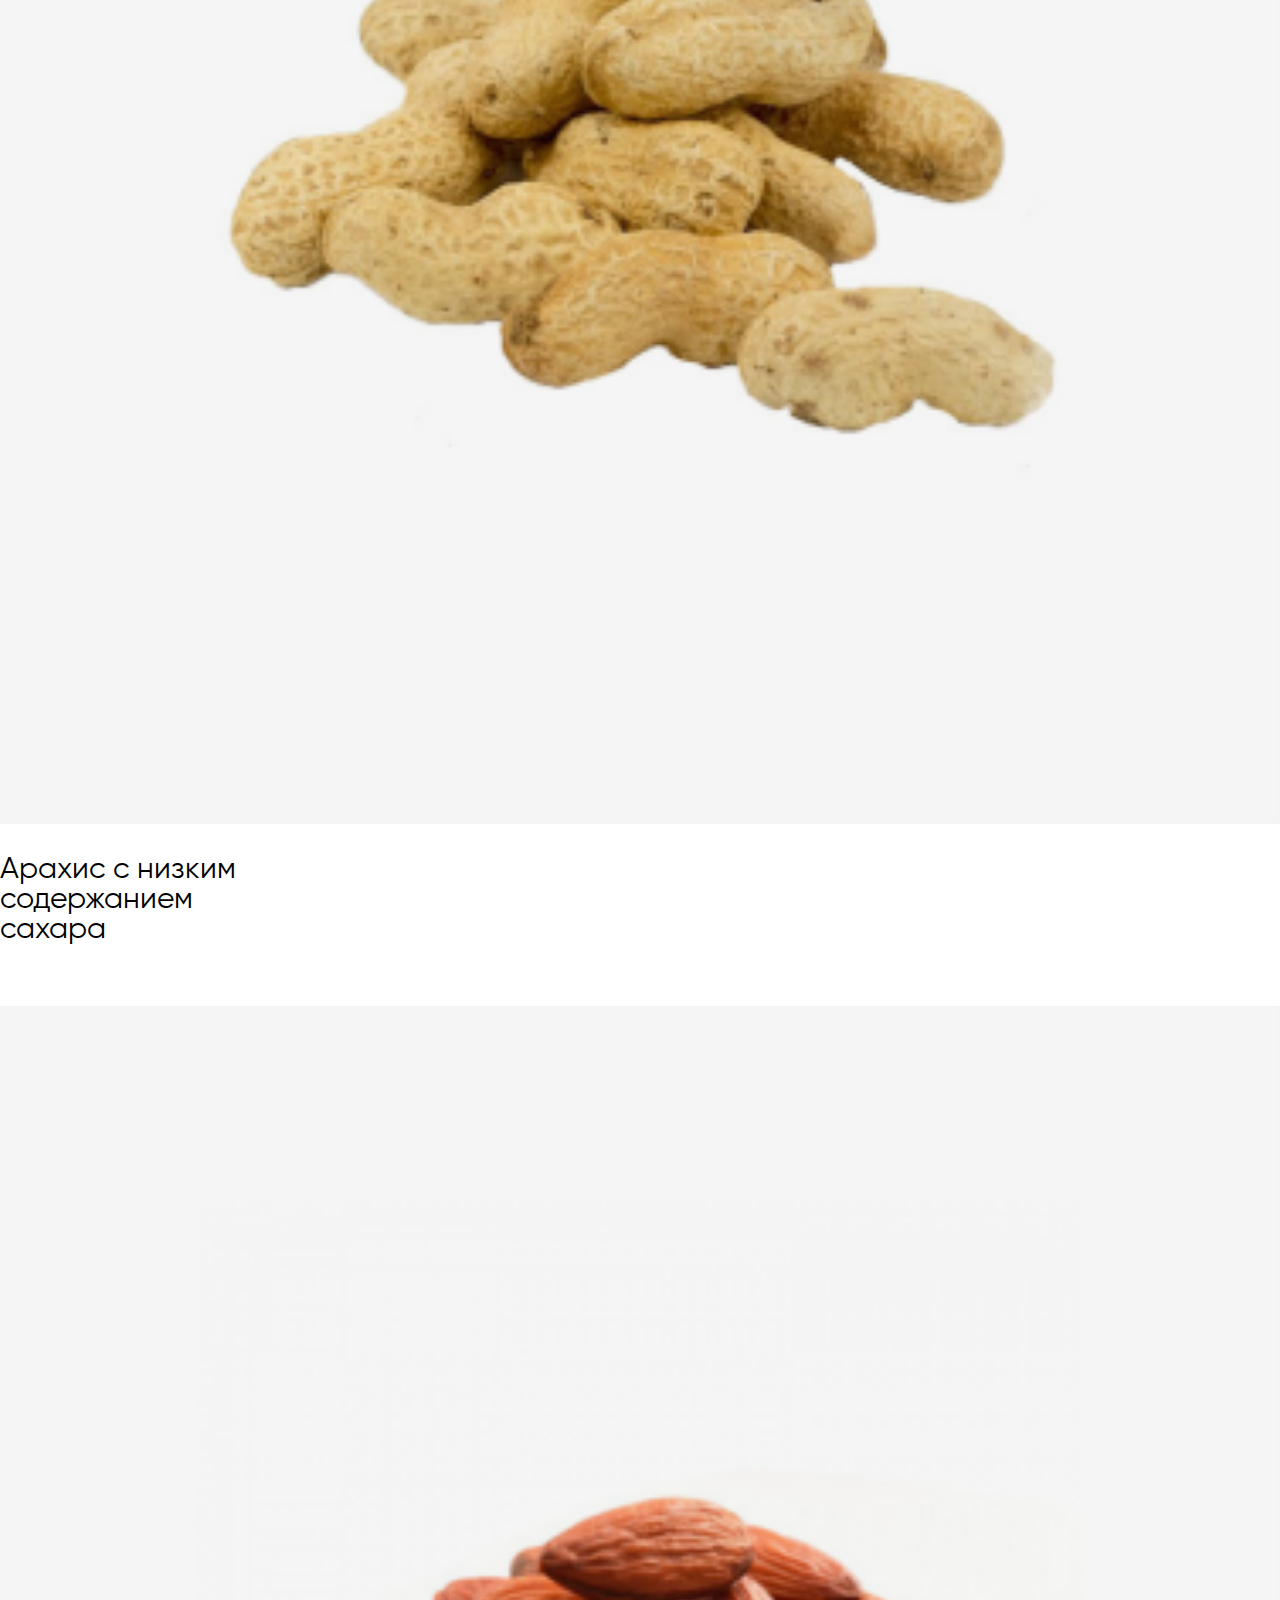
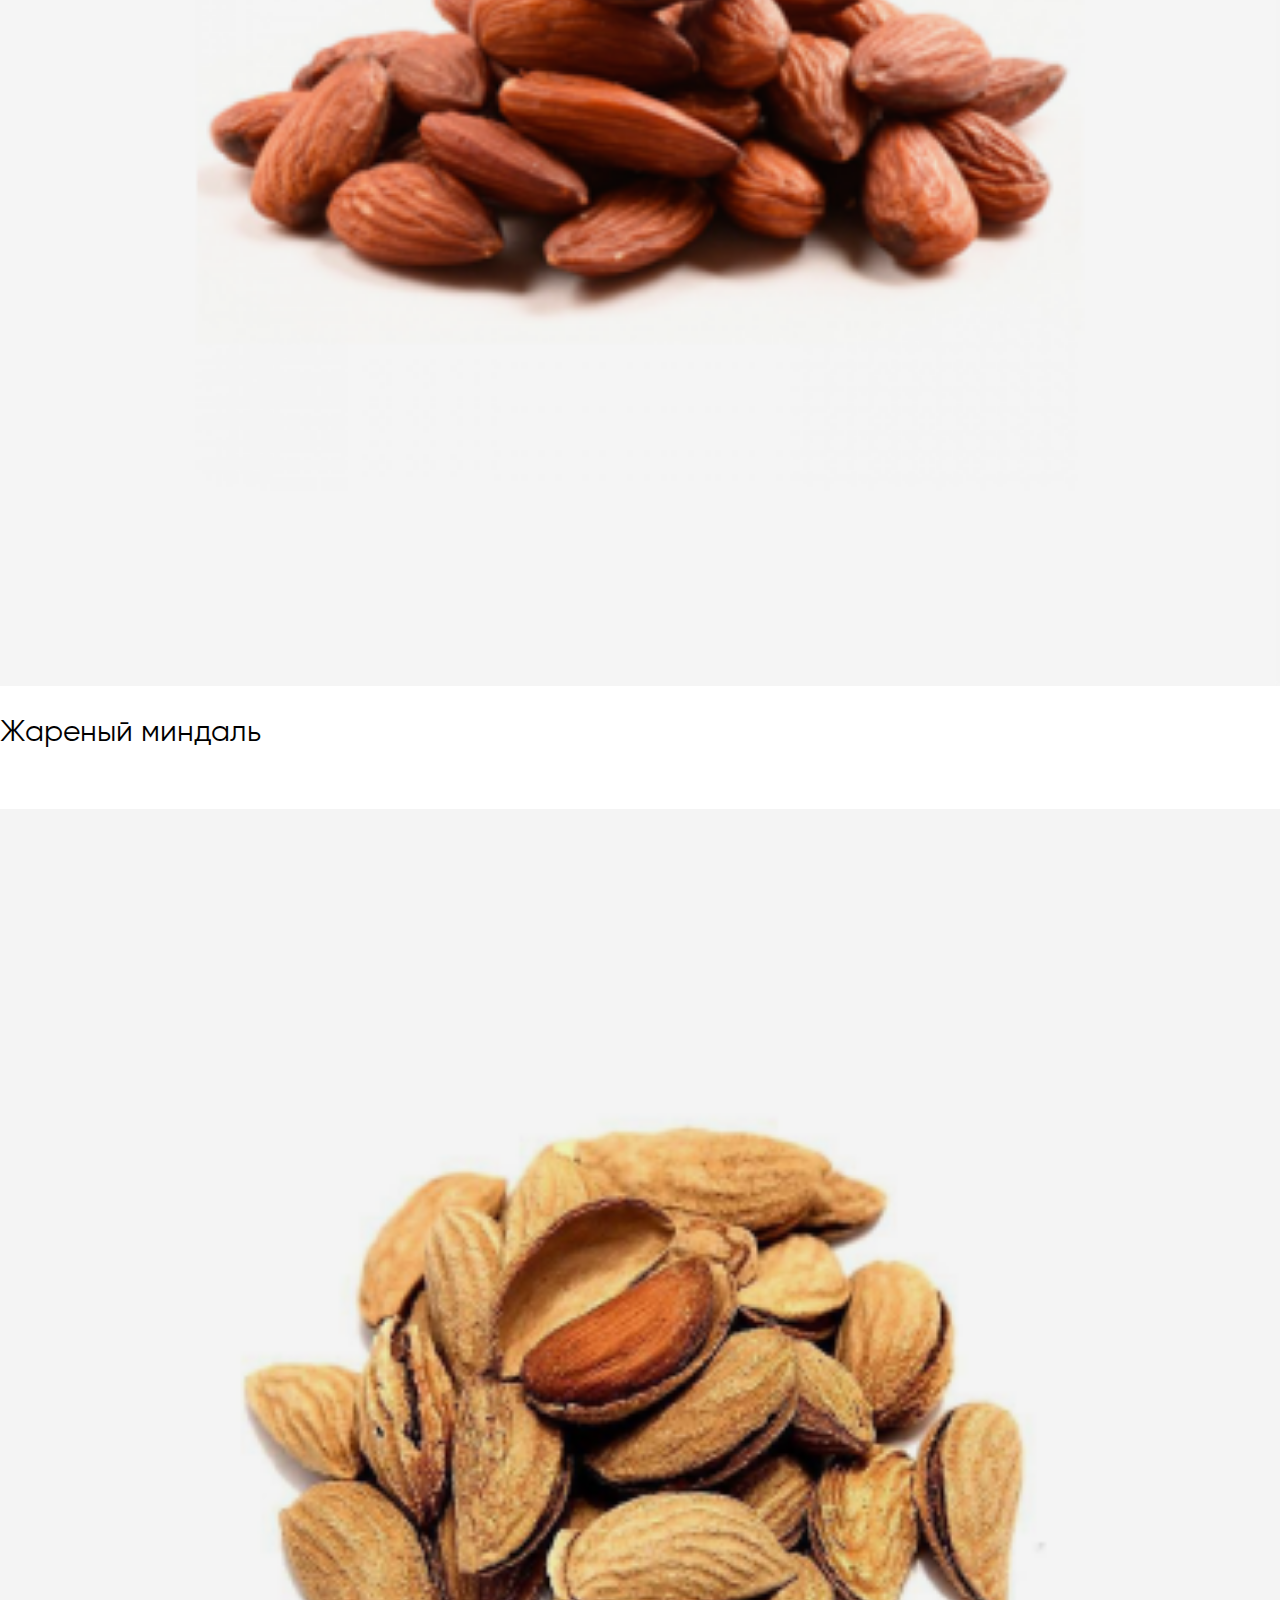
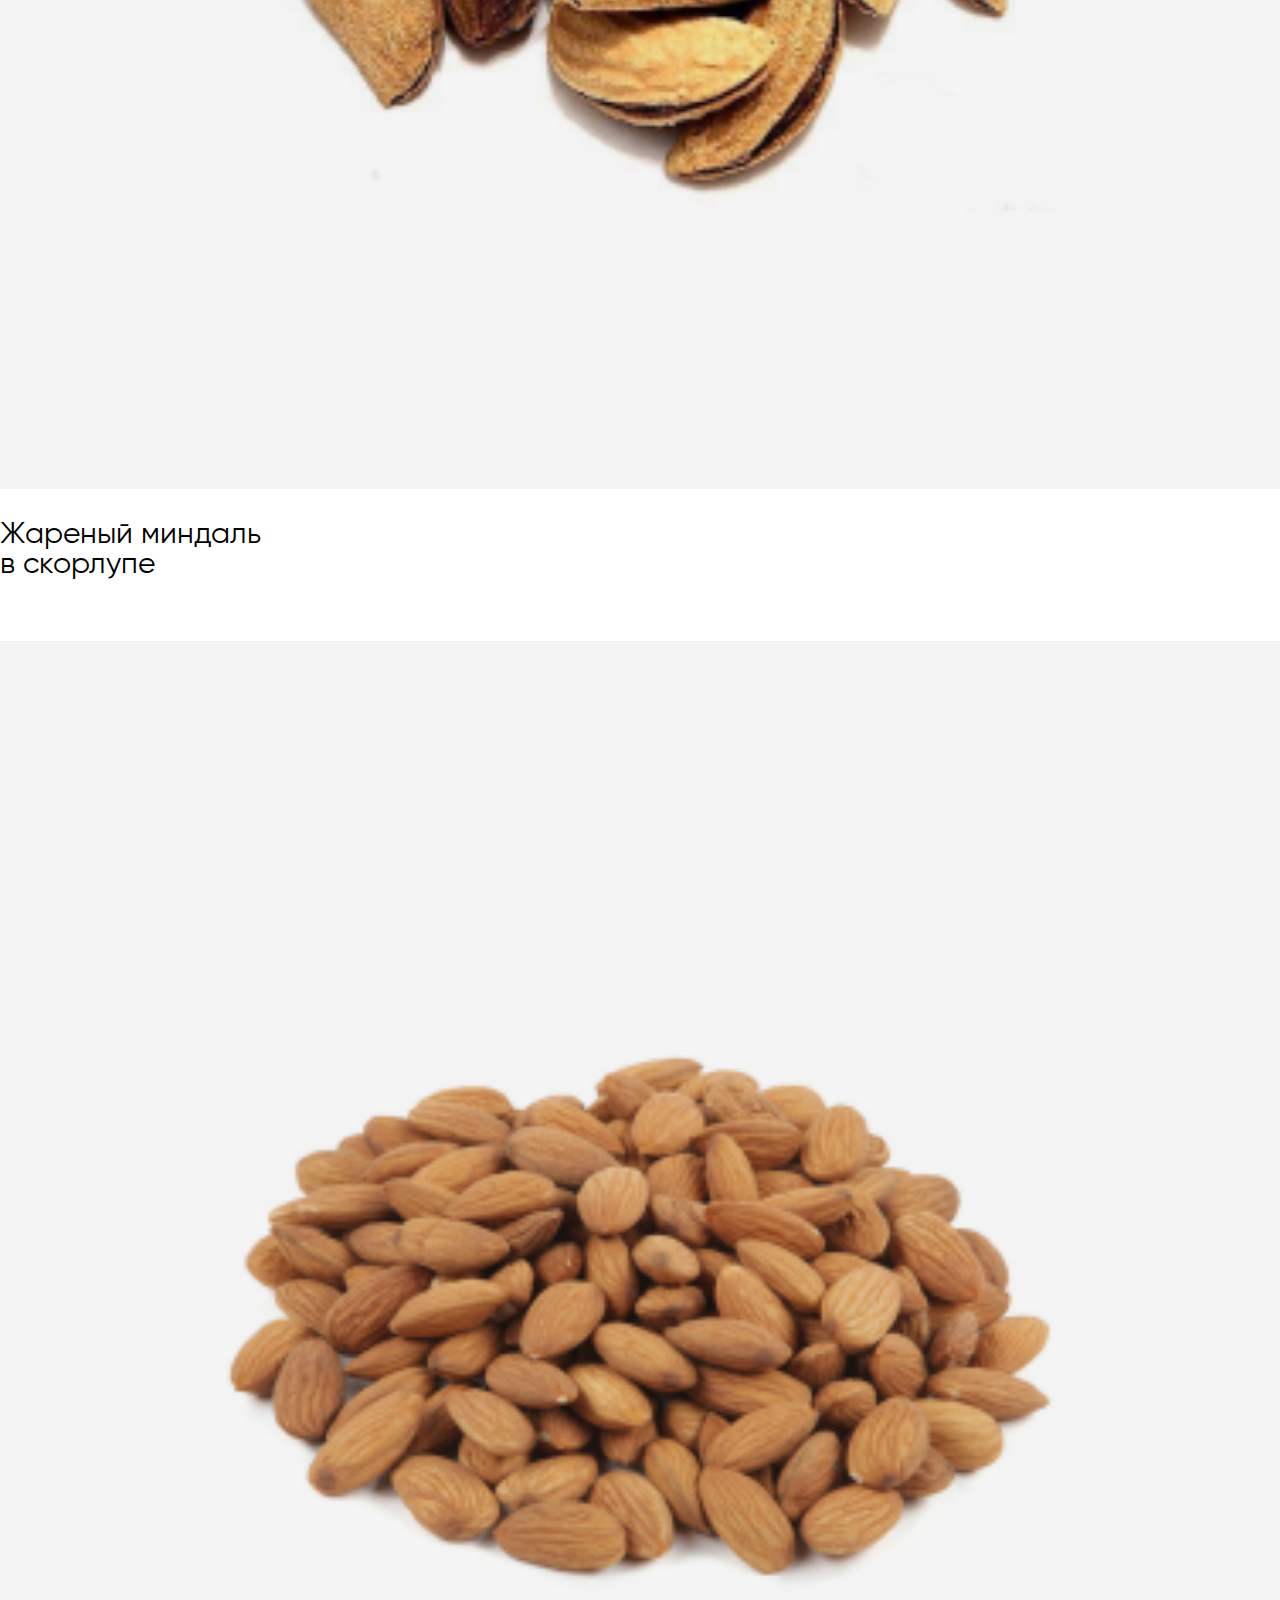
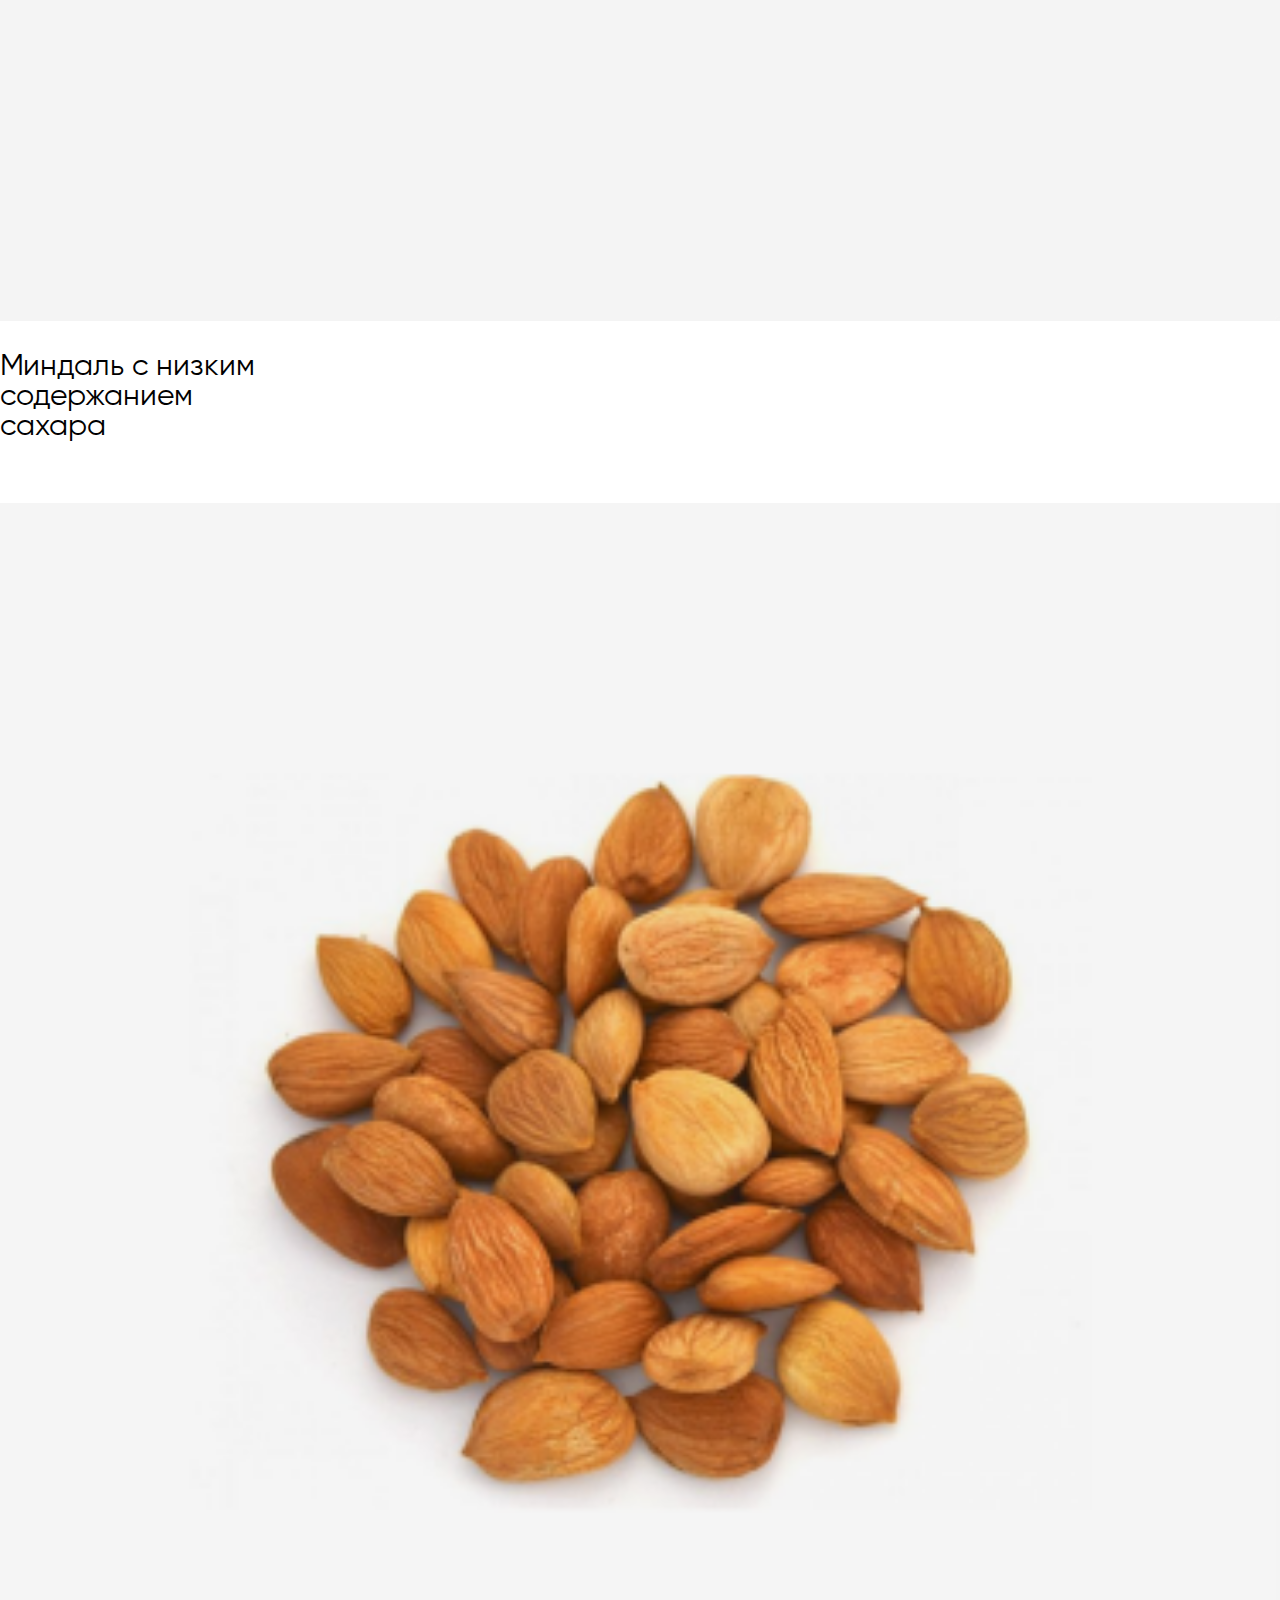
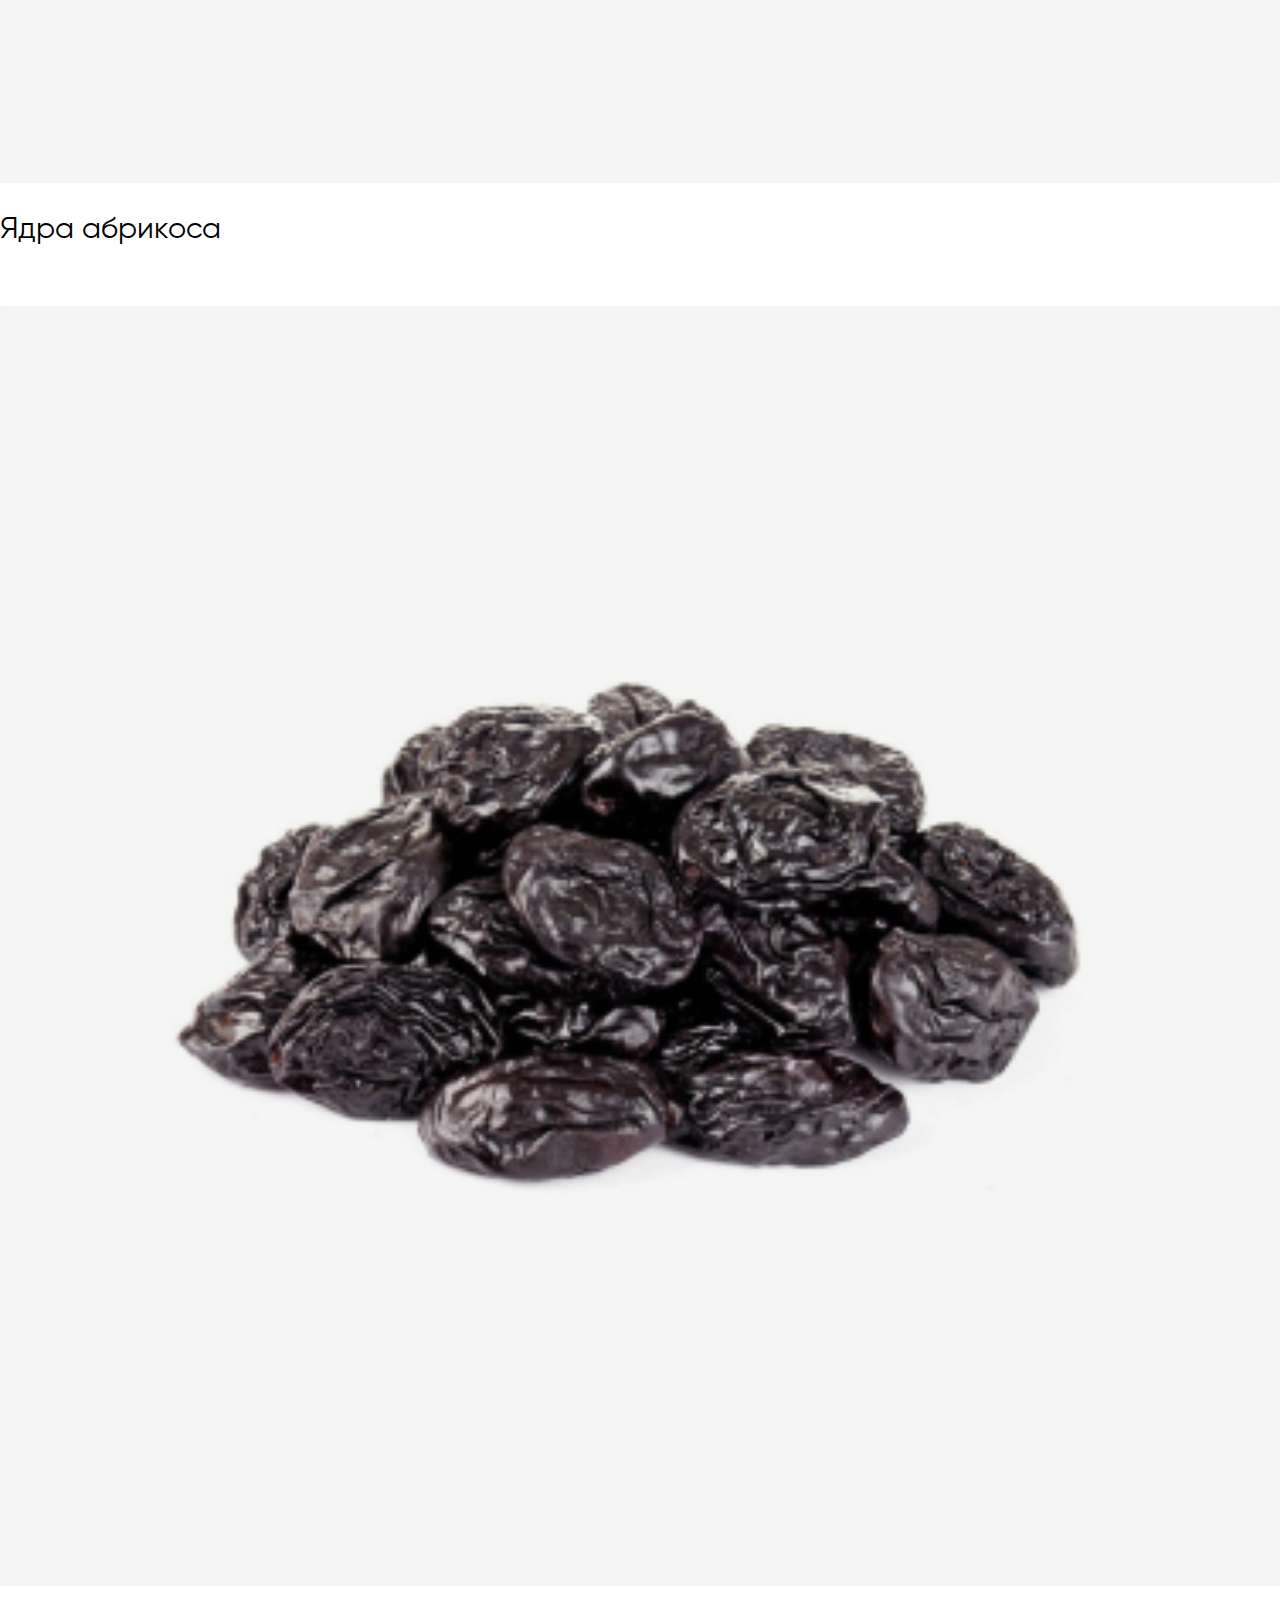
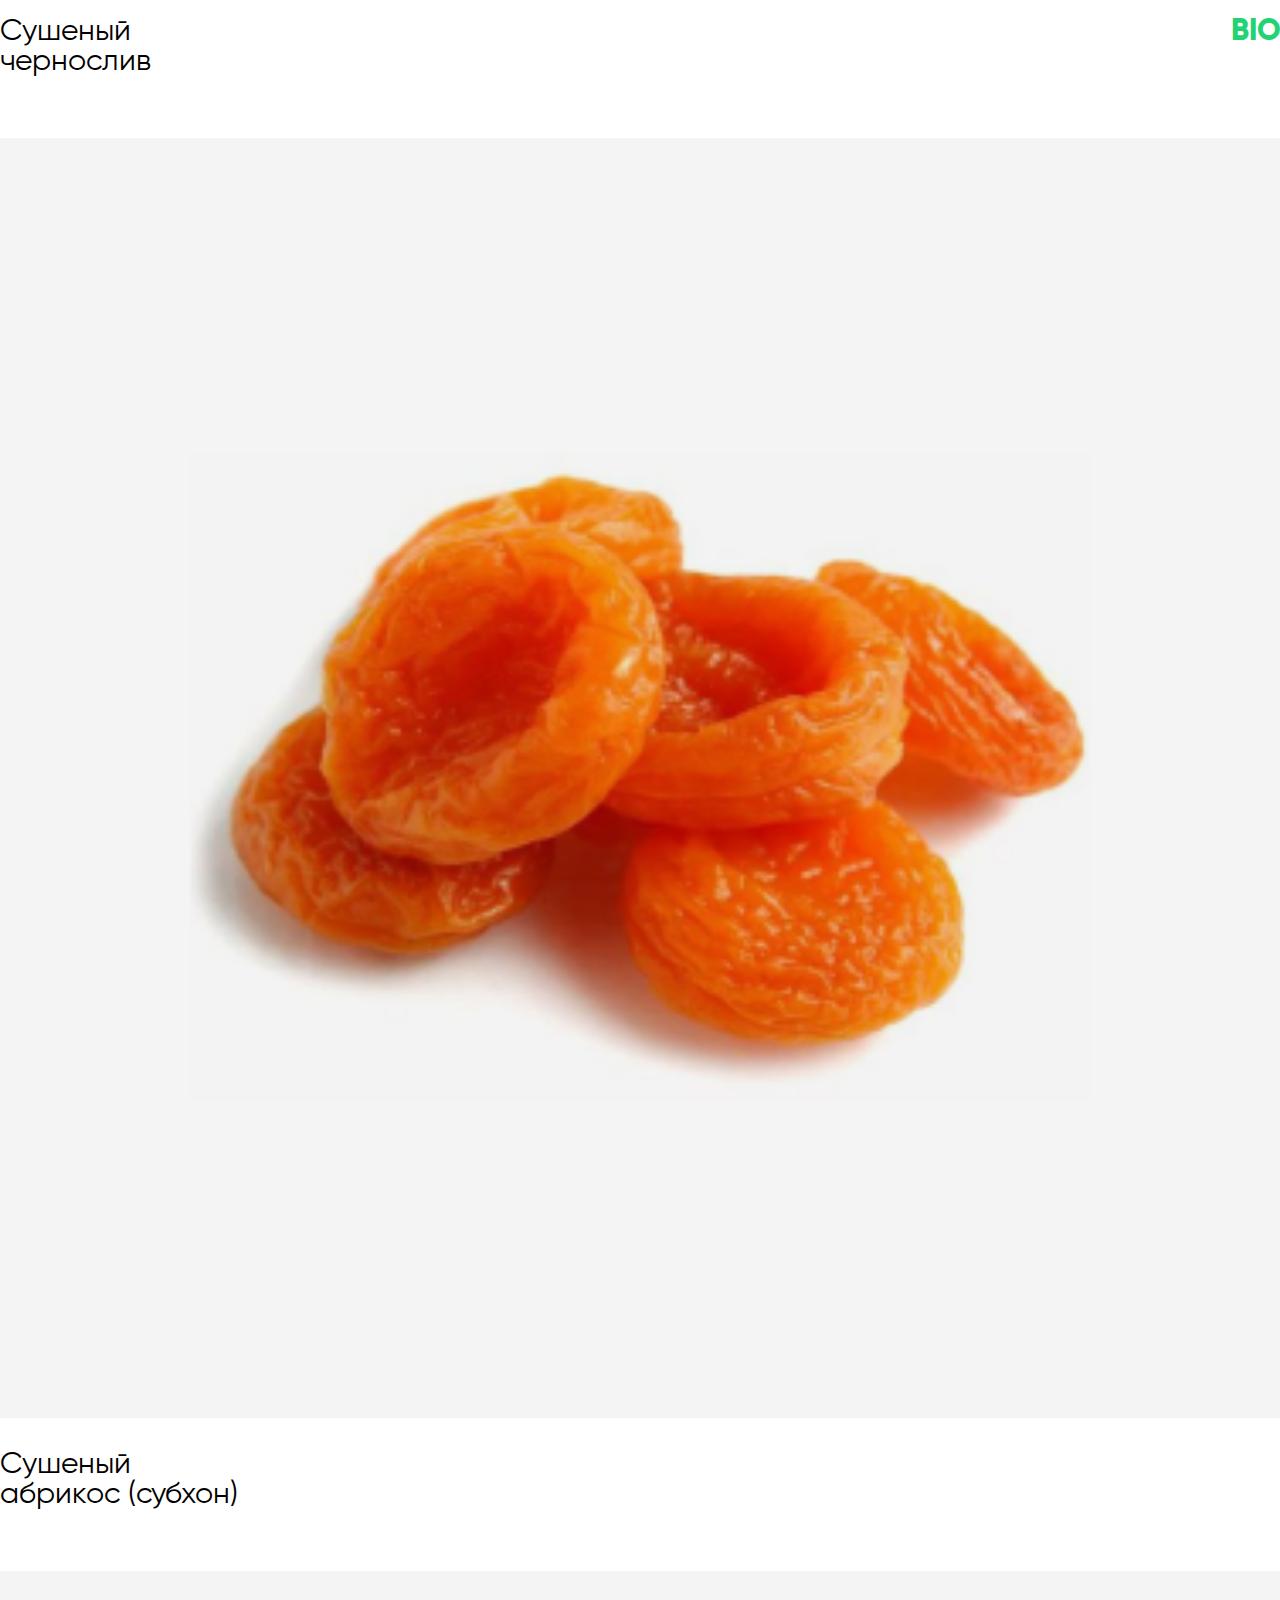
<file: catalog_old.html>
<!DOCTYPE html>
<html lang="en">
<head>
    <link rel="stylesheet" type="text/css" href="./css/normalize.css" />
    <link rel="stylesheet" type="text/css" href="./fonts/stylesheet.css" />
    <link
      rel="stylesheet"
      type="text/css"
      href="./libs/swiper/swiper-bundle.min.css"
    /> 
    <link rel="stylesheet" type="text/css" href="./css/style.css" />
    <meta name="viewport" content="width=device-width, initial-scale=1.0" >
    <meta charset="utf-8">
</head>
<body data-barba="wrapper" id="my-scrollbar">

    <div class="loading-container">
        <div class="loading-screen">
        </div>
      </div>
  
      <header class="white-them">
        <div class="slider-header">
          <div class="container">
            <div class="slider-header-content">
              <div class="slider-header-item">
                <a href="./index.html">J&B Fruits</a>
                <!-- <a href="#">Jahon Exim Group</a> -->
                <div class="social">
  
                  <a href="#">
                    <img src="./images/navbar-instagram.png">
                  </a>
                  <a href="#">
                    <img src="./images/navbar-youtube.png">
                  </a>
                  <a href="#">
                    <img src="./images/navbar-facebook.png">
                  </a>
                </div>
              </div>
              
              <div class="slider-header-item">
                <button>RU</button>
                <button class="menu-btn">
                  MENU 
                  <span class="menu-grid">
                    <svg width="31" height="32" viewBox="0 0 31 32" fill="none" xmlns="http://www.w3.org/2000/svg">
                      <path d="M12.7604 4.51562H3.82812V13.4479H12.7604V4.51562Z"/>
                      <path d="M26.7966 4.51562H17.8643V13.4479H26.7966V4.51562Z"/>
                      <path d="M26.7966 18.5518H17.8643V27.4841H26.7966V18.5518Z"/>
                      <path d="M12.7604 18.5518H3.82812V27.4841H12.7604V18.5518Z"/>
                    </svg>
                      
                  </span>
                </button>
              </div>
            </div>
          </div>
        </div>
        <div class="menu">
            <div class="menu-left">
              <div class="menu_content">
                <ul class="menu_navbar">
                  <li class="active">
                    <a href="./about.html">О НАС</a>
                  </li>
                  <li>
                    <a href="./catalog.html">КАТАЛОГ</a>
                  </li>
                  <li>
                    <a href="./partners.html">ПАРТНЁРАМ</a>
                  </li>
                  <li>
                    <a href="./career.html">КАРЬЕРА</a>
                  </li>
                  <li>
                    <a href="./contacts.html">КОНТАКТЫ</a>
                  </li>
                </ul>
              </div>
            </div>
            <div class="menu-right">
              <div class="menu_content">
                <ul class="menu_navbar"> 
                  <li>
                    <a href="./prune.html">Чернослив</a>
                  </li>
                  <li>
                    <a href="./apple.html">Яблочные Кольца</a>
                  </li>
                  <li>
                    <a href="./grapes.html">Виноград</a>
                  </li>
                  <li>
                    <a href="./apricot.html">Курага</a>
                  </li>
                  <li>
                    <a href="./pear.html">Дольки Груши</a>
                  </li>
                  <li>
                    <a href="./melon.html">Дольки Дыни</a>
                  </li>
                </ul>
  
                <div class="menu_email">
                  <a href="#">е-mail: info@jeg.uz</a>
                </div>
  
                <div class="menu_footer">
                  <div class="menu_footer-item">
                    <p><a href="#">+(998) 93 181 23 22</a></p>
                    <p><a href="#">+(998) 90 970 72 06</a></p>
                  </div>
                  <div class="menu_footer-item">
                    <p>Узбекистан г. Ташкент,<br> ул. Ойбека 18/1</p>
                  </div>
                </div>
              </div>
            </div>
        </div>
      </header>
      
      <div>
        <main data-barba="container" data-barba-namespace="catalog">
             <div class="container">
                 <h1 class="products_title">КАТАЛОГ</h1>
             </div>
             <section class="products">
                <div class="products-sort">
                    <div class="container">
                        <ul class="simplefilter">
                            <li>Основной выбор</li>
                            <li class="fltr-controls active" data-filter="all">Все продукты</li>
                            <li class="fltr-controls" data-filter="1">Концентрат сока</li>
                            <li class="fltr-controls" data-filter="2">Концентрат пюре</li>
                            <li class="fltr-controls" data-filter="3">Сок NFC</li>
                            <li class="fltr-controls" data-filter="4">Подготовка</li>
                            <li class="fltr-controls" data-filter="5">Замороженный</li>
                            <li class="fltr-controls" data-filter="6">Сущность сока</li>
                            <li class="fltr-controls" data-filter="7">Пюре</li>
                        </ul>
                        
                    </div>
                </div>
                <div class="products-list">
                    <div class="container">
                        <!-- Search control -->
                        <div class="row search-row">
                            Search control:
                            <input
                            type="text"
                            class="fltr-controls filtr-search"
                            name="filtr-search"
                            data-search
                            />
                        </div>

                        <!-- <div class="push-down"></div> -->
                        <div class="filtr-container">

                            <div class="filtr-item" data-category="1, 4" data-sort="Изюм золотой">
                                <div class="filter-item_img">
                                    <img src="./images/product_1.png" alt="product_item">
                                </div>
                                <div class="item-desc">Изюм (золотой)</div>
                            </div>

                            <div class="filtr-item" data-category="2, 3" data-sort="Изюм черный">
                                <div class="filter-item_img">
                                    <img src="./images/product_2.png" alt="product_item">
                                </div>
                                <div class="item-desc">
                                    Изюм черный
                                    <span class="products_bio">bio</span>
                                </div>
                            </div>

                            <div class="filtr-item" data-category="1, 2" data-sort="Грецкий орех">
                                <div class="filter-item_img">
                                    <img src="./images/product_3.png" alt="product_item">
                                </div>
                                <div class="item-desc">Грецкий орех</div>
                            </div>

                            <div class="filtr-item" data-category="3, 2" data-sort="Орех пекан">
                                <div class="filter-item_img">
                                    <img src="./images/product_4.png" alt="product_item">
                                </div>
                                <div class="item-desc">Орех пекан</div>
                            </div>

                            <div class="filtr-item" data-category="5" data-sort="Арахис с низким содержанием сахара">
                                <div class="filter-item_img">
                                    <img src="./images/product_5.png" alt="product_item">
                                </div>
                                <div class="item-desc">Арахис с низким<br> содержанием<br> сахара</div>
                            </div>

                            <div class="filtr-item" data-category="5" data-sort="Жареный миндаль">
                                <div class="filter-item_img">
                                    <img src="./images/product_6.png" alt="product_item">
                                </div>
                                <div class="item-desc">Жареный миндаль</div>
                            </div>

                            <div class="filtr-item" data-category="5" data-sort="Жареный миндаль в скорлупе">
                                <div class="filter-item_img">
                                    <img src="./images/product_7.png" alt="product_item">
                                </div>
                                <div class="item-desc">Жареный миндаль<br> в скорлупе</div>
                            </div>

                            <div class="filtr-item" data-category="5" data-sort="Миндаль с низким содержанием сахара">
                                <div class="filter-item_img">
                                    <img src="./images/product_8.png" alt="product_item">
                                </div>
                                <div class="item-desc">Миндаль с низким<br> содержанием <br>сахара
                                </div>
                            </div>

                            <div class="filtr-item" data-category="5" data-sort="Ядра абрикоса">
                                <div class="filter-item_img">
                                    <img src="./images/product_9.png" alt="product_item">
                                </div>
                                <div class="item-desc">Ядра абрикоса</div>
                            </div>

                            <div class="filtr-item" data-category="5" data-sort="Сушеный чернослив">
                                <div class="filter-item_img">
                                    <img src="./images/product_10.png" alt="product_item">
                                </div>
                                <div class="item-desc">
                                     Сушеный<br> чернослив 
                                     <span class="products_bio">bio</span> 
                                </div>
                            </div>

                            <div class="filtr-item" data-category="5" data-sort="Сушеный абрикос субхон">
                                <div class="filter-item_img">
                                    <img src="./images/product_11.png" alt="product_item">
                                </div>
                                <div class="item-desc">Сушеный <br>абрикос (субхон)</div>
                            </div>

                            <div class="filtr-item" data-category="5" data-sort="Сушеный абрикос органический">
                                <div class="filter-item_img">
                                    <img src="./images/product_12.png" alt="product_item">
                                </div>
                                <div class="item-desc">Сушеный абрикос<br> органический</div>
                            </div>

                            <div class="filtr-item" data-category="5" data-sort="Сушеная дыня">
                                <div class="filter-item_img">
                                    <img src="./images/product_13.png" alt="product_item">
                                </div>
                                <div class="item-desc">Сушеная дыня</div>
                            </div>

                            <div class="filtr-item" data-category="5" data-sort="Сушеная хурма">
                                <div class="filter-item_img">
                                    <img src="./images/product_14.png" alt="product_item">
                                </div>
                                <div class="item-desc">
                                    Сушеная хурма
                                    <span class="products_bio">bio</span>
                                </div>
                            </div>

                            <div class="filtr-item" data-category="5" data-sort="Сушеное яблоко">
                                <div class="filter-item_img">
                                    <img src="./images/product_15.png" alt="product_item">
                                </div>
                                <div class="item-desc">Сушеное яблоко</div>
                            </div>

                            <div class="filtr-item" data-category="5" data-sort="Сушеный инжир">
                                <div class="filter-item_img">
                                    <img src="./images/product_16.png" alt="product_item">
                                </div>
                                <div class="item-desc">Сушеный инжир</div>
                            </div>

                            <div class="filtr-item" data-category="5" data-sort="Сушеная груша">
                                <div class="filter-item_img">
                                    <img src="./images/product_17.png" alt="product_item">
                                </div>
                                <div class="item-desc">Сушеная груша</div>
                            </div>
                            
                        </div>

                        
                    </div>
                </div>
                
             </section>
             <section class="question-block">
                <div class="question-block_title">Остались вопросы?</div>
                <div class="question-block_subtitle">
                  Пожалуйста, направляйте нам ваши вопросы.<br>
                  Мы будем рады на них ответить.
                </div>
                <div class="question-block_btn">
                  <button>
                    <span class="slider-navbar-btn__content">
                      Подробнее
                      <span>
                        <img src="images/slider-btn_right-arrow.png" alt="btn" />
                      </span>
                    </span>
                  </button>
                </div>
              </section>
        </main>
      </div>

</body>
    <script src="./libs/jquery/jquery-3.5.1.min.js"></script>
    <script src="./libs/filterizer/jquery.filterizr.min.js"></script>
    <script  type="text/javascript" src="./libs/swiper/swiper-bundle.min.js"></script>
    <script type="text/javascript" src="./libs/anime.min.js"></script>
    <script type="text/javascript" src="./libs/parallax/parallax.min.js"></script>
    <script src="./libs/barba/barba.umd.js"></script>
    <script src="./libs/gsap/gsap.min.js"></script>
    <script src="./libs/smooth-scrolbar/smooth-scrollbar.js"></script>
    <script src="./libs/smooth-scrolbar/overscroll.min.js"></script>
    

    <script type="text/javascript" src="./js/main.js"></script>
    
</html>
</file>
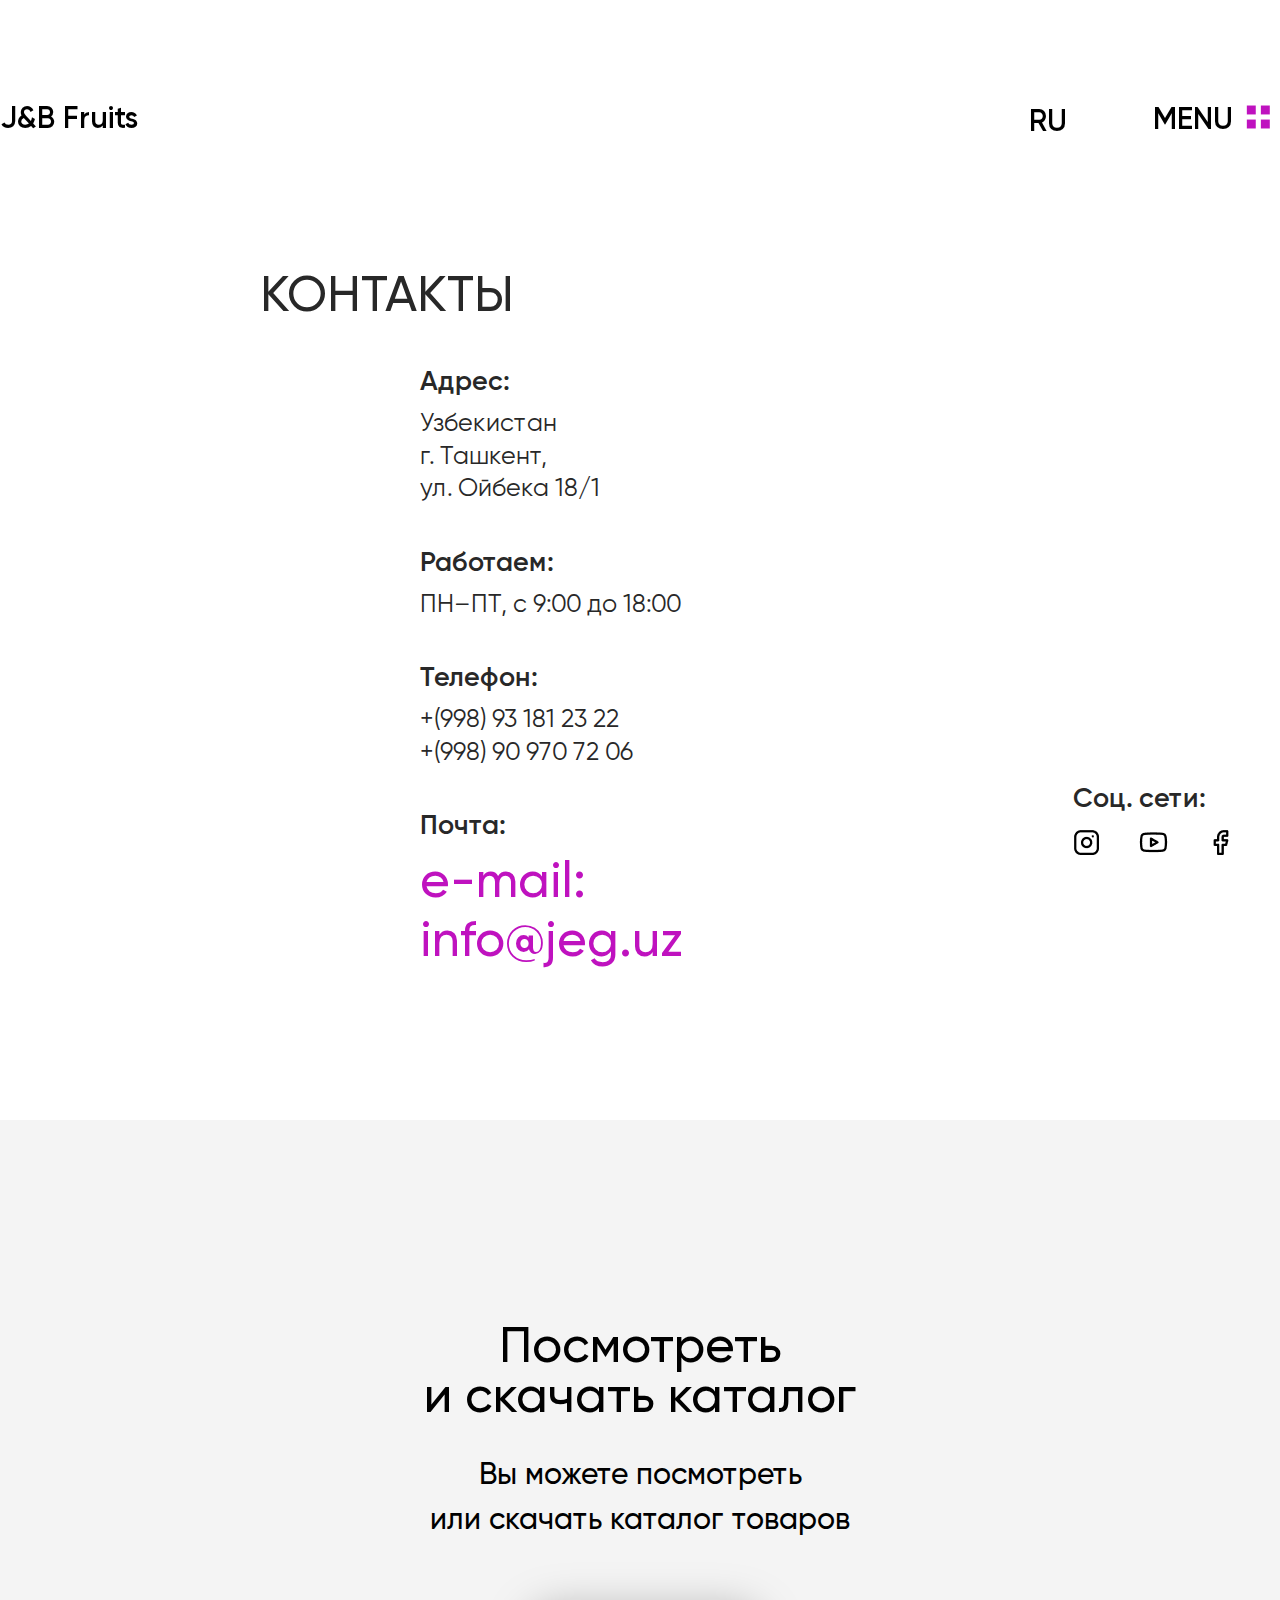
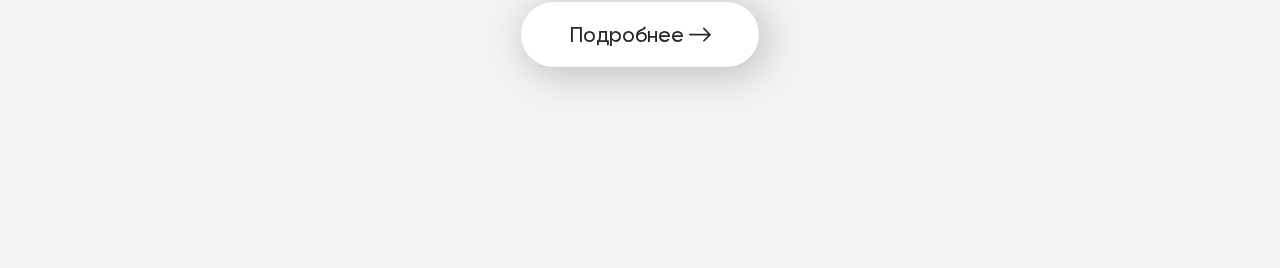
<file: contacts.html>
<!DOCTYPE html>
<html>
  <head>
    <title>Contacts</title>
    <link rel="stylesheet" type="text/css" href="css/normalize.css" />
    <link rel="stylesheet" type="text/css" href="fonts/stylesheet.css" />
    <link
      rel="stylesheet"
      type="text/css"
      href="libs/swiper/swiper-bundle.min.css"
    />
    <link rel="stylesheet" type="text/css" href="css/style.css" />
    <meta name="viewport" content="width=device-width, initial-scale=1.0" >
    <meta charset="utf-8">
  </head>

  <body>
    <div class="loading-container">
      <div class="loading-screen">
      </div>
    </div>

    <header class="white-them">
      <div class="slider-header">
        <div class="container">
          <div class="slider-header-content">
            <div class="slider-header-item">
              <a href="./index.html">J&B Fruits</a>
              <!-- <a href="#">Jahon Exim Group</a> -->
              <div class="social">

                <a href="#">
                  <img src="./images/navbar-instagram.png">
                </a>
                <a href="#">
                  <img src="./images/navbar-youtube.png">
                </a>
                <a href="#">
                  <img src="./images/navbar-facebook.png">
                </a>
              </div>
            </div>
            
            <div class="slider-header-item">
              <button>RU</button>
              <button class="menu-btn">
                MENU 
                <span class="menu-grid">
                  <svg width="31" height="32" viewBox="0 0 31 32" fill="none" xmlns="http://www.w3.org/2000/svg">
                    <path d="M12.7604 4.51562H3.82812V13.4479H12.7604V4.51562Z"/>
                    <path d="M26.7966 4.51562H17.8643V13.4479H26.7966V4.51562Z"/>
                    <path d="M26.7966 18.5518H17.8643V27.4841H26.7966V18.5518Z"/>
                    <path d="M12.7604 18.5518H3.82812V27.4841H12.7604V18.5518Z"/>
                  </svg>
                    
                </span>
              </button>
            </div>
          </div>
        </div>
      </div>
      <div class="menu">
          <div class="menu-left">
            <div class="menu_content">
              <ul class="menu_navbar">
                <li>
                  <a href="./about.html">О НАС</a>
                </li>
                <li>
                  <a href="./catalog.html">КАТАЛОГ</a>
                </li>
                <li>
                  <a href="./partners.html">ПАРТНЁРАМ</a>
                </li>
                <li>
                  <a href="./career.html">КАРЬЕРА</a>
                </li>
                <li class="active">
                  <a href="./contacts.html">КОНТАКТЫ</a>
                </li>
              </ul>
            </div>
          </div>
          <div class="menu-right">
            <div class="menu_content">
              <ul class="menu_navbar"> 
                <li>
                  <a href="./prune.html">Чернослив</a>
                </li>
                <li>
                  <a href="./apple.html">Яблочные Кольца</a>
                </li>
                <li>
                  <a href="./grapes.html">Виноград</a>
                </li>
                <li>
                  <a href="./apricot.html">Курага</a>
                </li>
                <li>
                  <a href="./pear.html">Дольки Груши</a>
                </li>
                <li>
                  <a href="./melon.html">Дольки Дыни</a>
                </li>
              </ul>

              <div class="menu_email">
                <a href="#">е-mail: info@jeg.uz</a>
              </div>

              <div class="menu_footer">
                <div class="menu_footer-item">
                  <p><a href="#">+(998) 93 181 23 22</a></p>
                  <p><a href="#">+(998) 90 970 72 06</a></p>
                </div>
                <div class="menu_footer-item">
                  <p>Узбекистан г. Ташкент,<br> ул. Ойбека 18/1</p>
                </div>
              </div>
            </div>
          </div>
      </div>
    </header>

    <div>
      <main data-barba="container" data-barba-namespace="contacts" data-header-theme="dark">
        <div class="page_container about">
          <div class="contacts-content">
            <div class="container">
                <h1 class="main-title">КОНТАКТЫ</h1>
            </div>
            <section class="contacts">
              <div class="contacts-block">
                <div class="contacts-block_left">
                  <div class="contacts-item">
                    <div class="contacts-title">
                      Адрес:
                    </div>
                    <div class="contacts-info">
                      Узбекистан г. Ташкент,<br> ул. Ойбека 18/1
                    </div>
                  </div>
    
                  <div class="contacts-item">
                    <div class="contacts-title">
                      Работаем:
                    </div>
                    <div class="contacts-info">
                      ПН–ПТ, с 9:00 до 18:00
                    </div>
                  </div>
    
                  <div class="contacts-item">
                    <div class="contacts-title">
                      Телефон:
                    </div>
                    <div class="contacts-info">
                      +(998) 93 181 23 22<br>
                      +(998) 90 970 72 06
                    </div>
                  </div>
    
                  <div class="contacts-item">
                    <div class="contacts-title">
                      Почта:
                    </div>
                    <div class="contacts-info">
                      <h3><a href="#">е-mail: info@jeg.uz</a></h3>
                    </div>
                  </div>
                </div>
                <div class="contacts-block_right">
                  <iframe src="https://yandex.com/map-widget/v1/?um=constructor%3Aea22bbcc58a1978ddccda4d36c69def426186dccffddd8ad0d848dee437bf4b7&amp;source=constructor" width="1020" height="400" frameborder="0"></iframe>
                  <div class="contacts-item">
                    <div class="contacts-title">
                      Соц. сети:
                    </div>
                    <div class="contacts-info social">
                      <a href="#">
                        <img src="images/navbar-instagram.png">
                      </a>
                      <a href="#">
                        <img src="images/navbar-youtube.png">
                      </a>
                      <a href="#">
                        <img src="images/navbar-facebook.png">
                      </a>
                    </div>
                  </div>
                </div>
              </div>
             
            </section>
            
            <section class="question-block">
              <div class="question-block_title">Посмотреть<br>  и скачать каталог</div>
              <div class="question-block_subtitle">
                Вы можете посмотреть<br> или скачать каталог товаров
              </div>
              <div class="question-block_btn">
                <button>
                  <span class="slider-navbar-btn__content">
                    Подробнее
                    <span>
                      <img src="images/slider-btn_right-arrow.png" alt="btn" />
                    </span>
                  </span>
                </button>
              </div>
            </section>
          </div>
        </div>
      </main>
    </div>

    <script
      type="text/javascript"
      src="libs/swiper/swiper-bundle.min.js"
    ></script>
    <script type="text/javascript" src="libs/anime.min.js"></script>
    <script type="text/javascript" src="libs/parallax/parallax.min.js"></script>
    <script type="text/javascript" src="js/main.js"></script>
  </body>
</html>
</file>
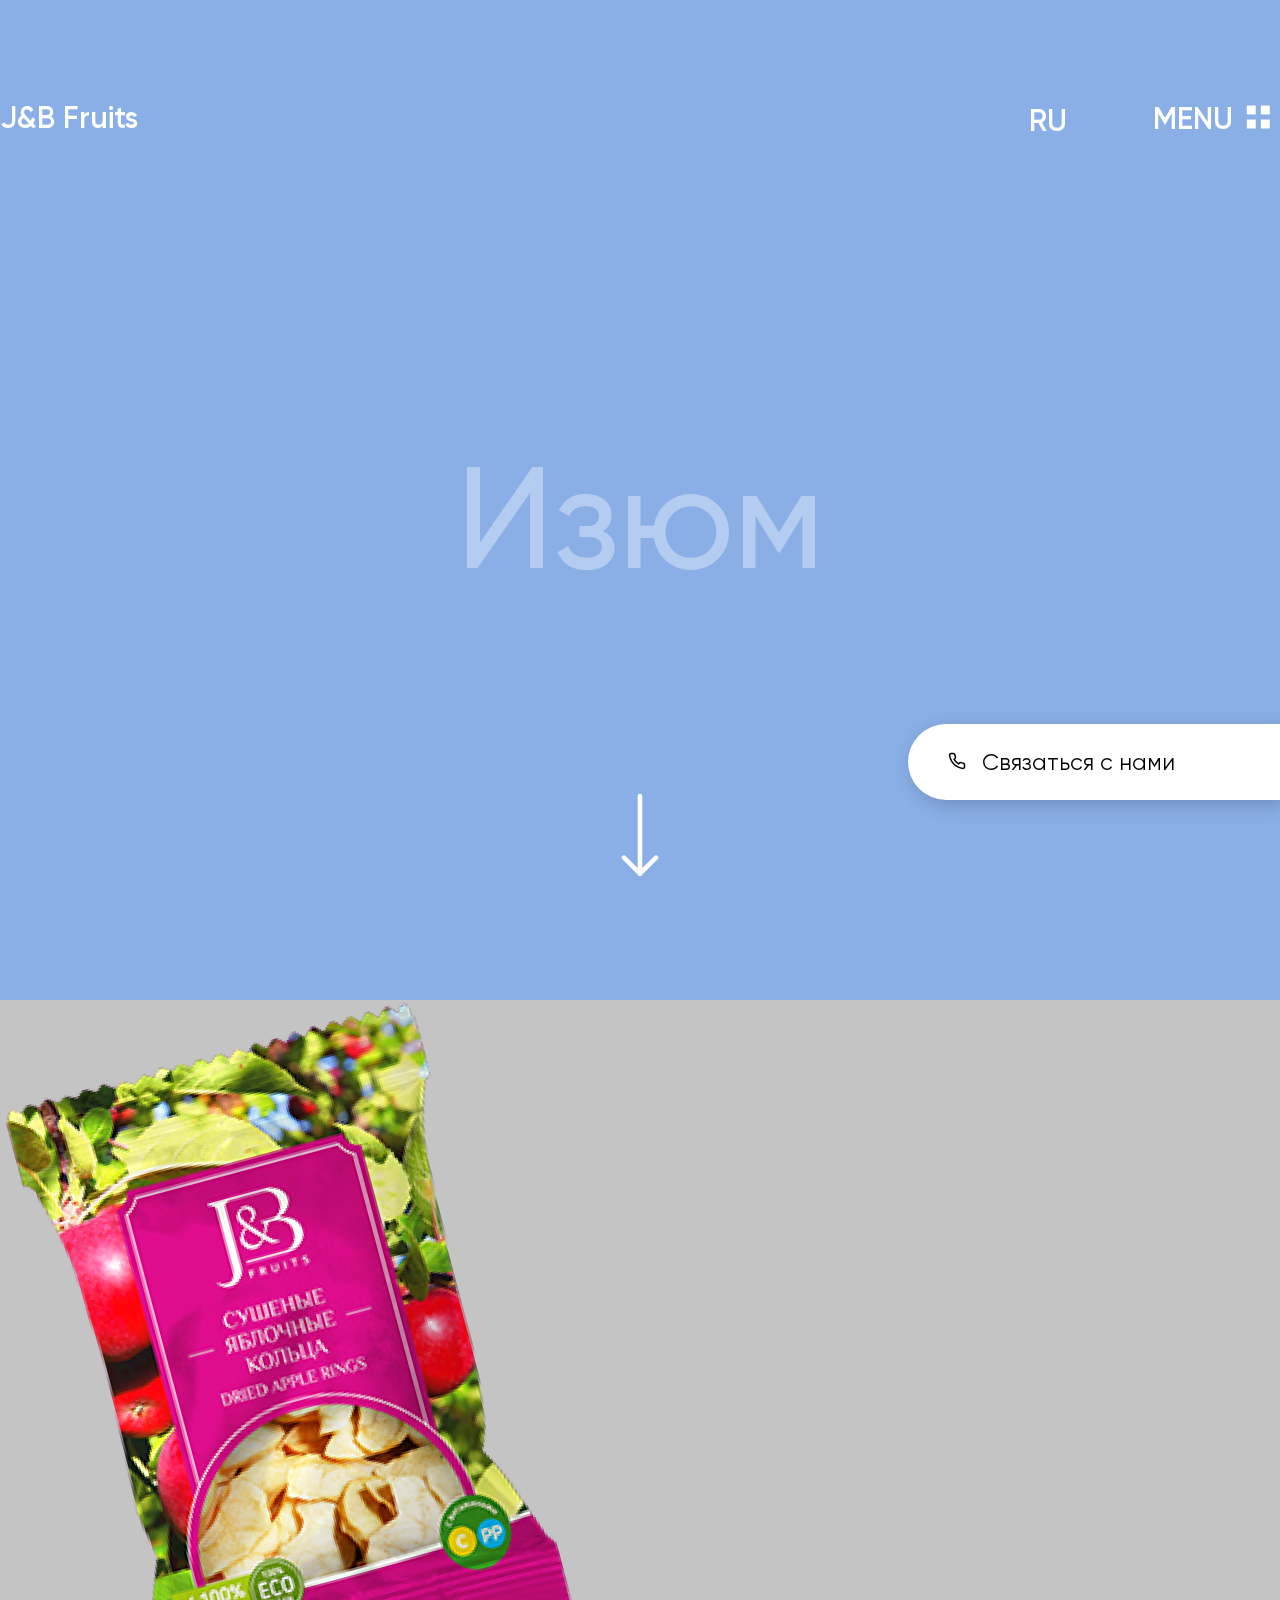
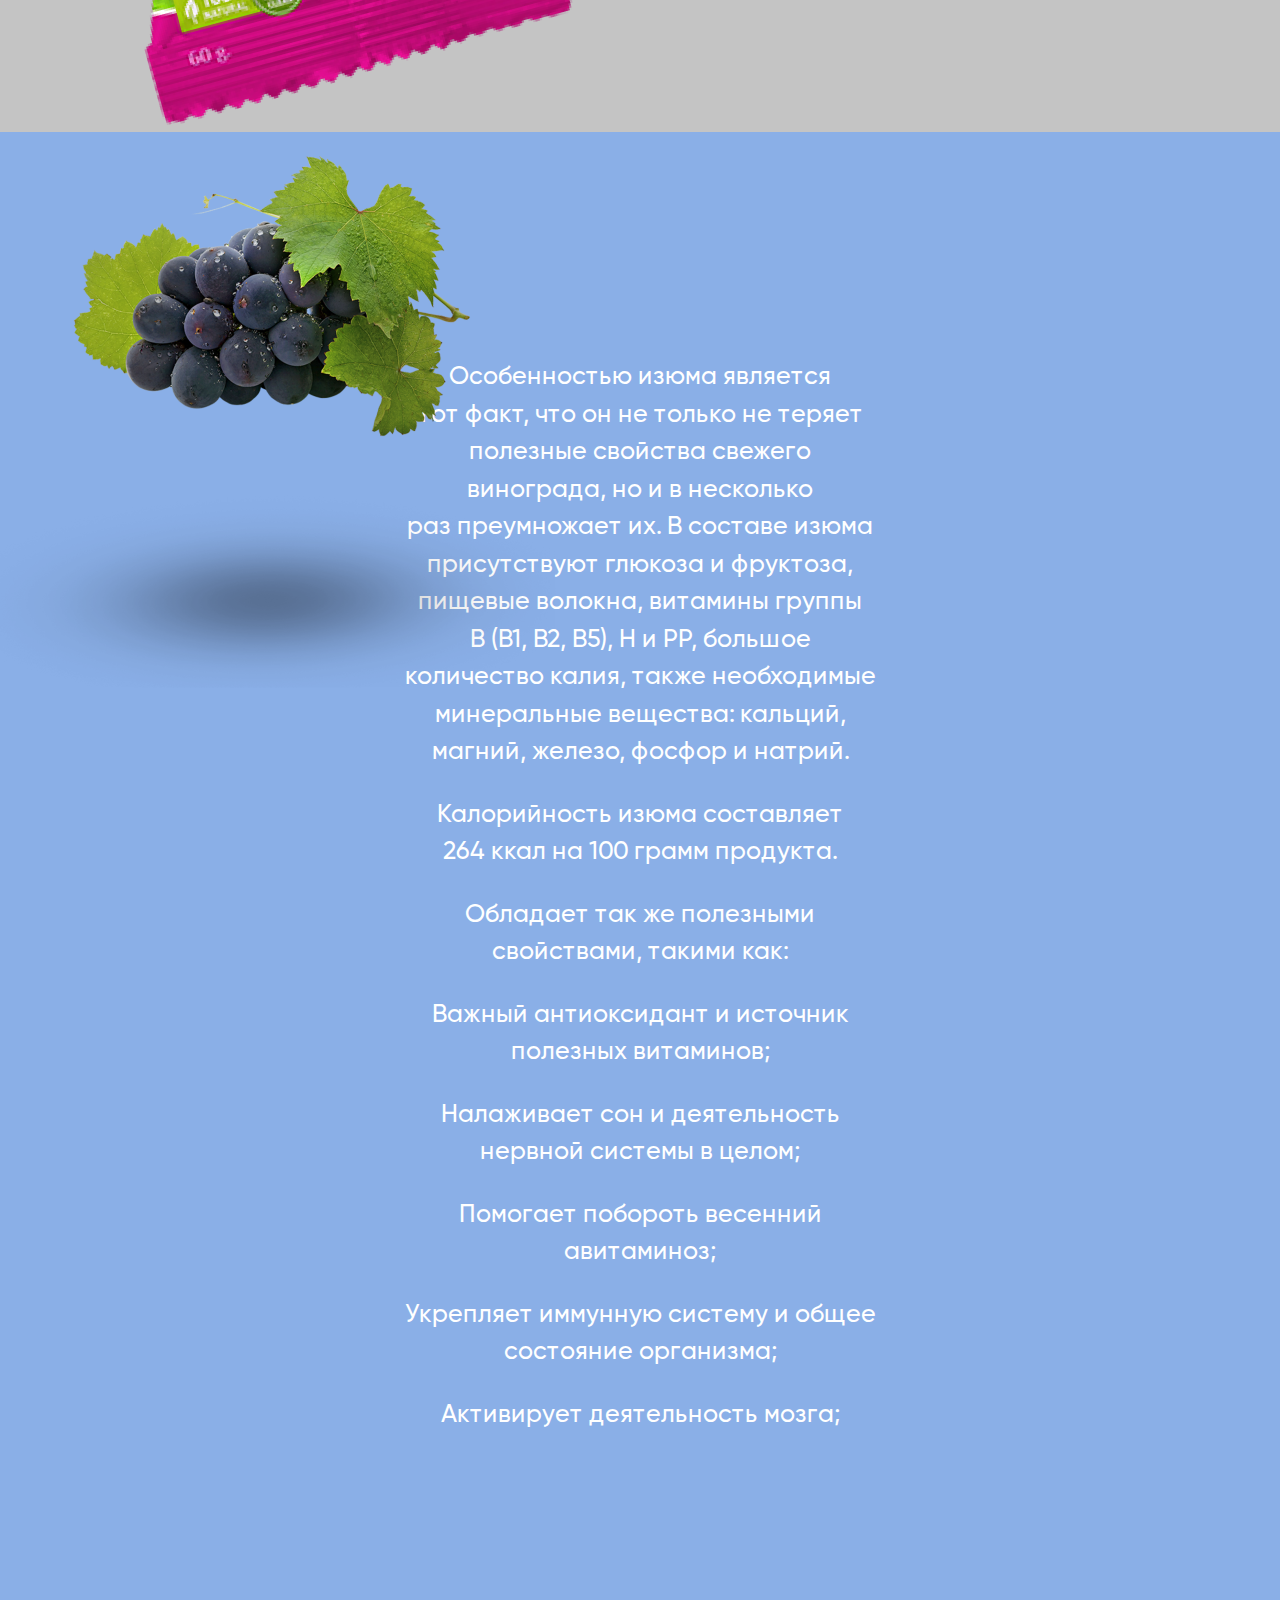
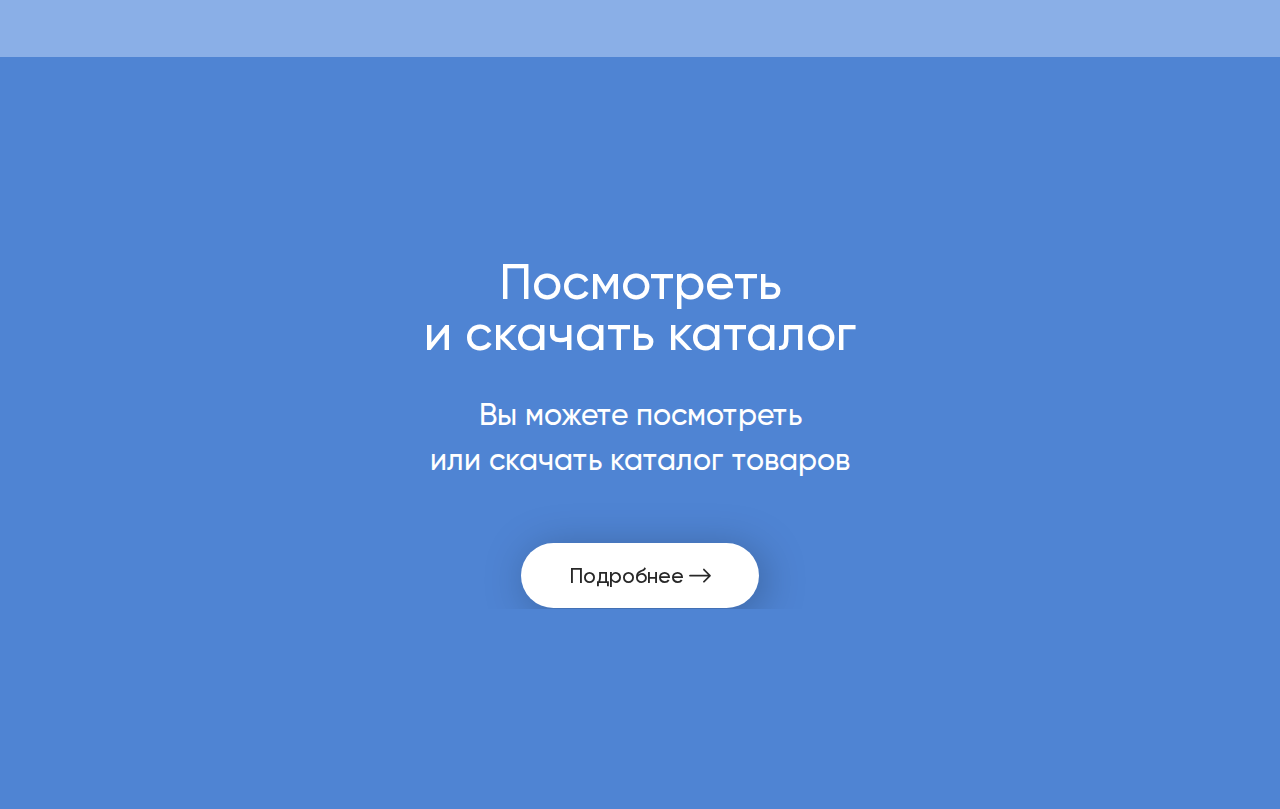
<file: grapes.html>
<!DOCTYPE html>
<html>
  <head>
    <title>Product Grapes</title>
    <link rel="stylesheet" type="text/css" href="./css/normalize.css" />
    <link rel="stylesheet" type="text/css" href="./fonts/stylesheet.css" />
    <link
      rel="stylesheet"
      type="text/css"
      href="./libs/swiper/swiper-bundle.min.css"
    />
    <link rel="stylesheet" type="text/css" href="./css/style.css" />
  </head>

  <body data-barba="wrapper" id="my-scrollbar">

    <div class="loading-container">
      <div class="loading-screen">
      </div>
    </div>

    <header>
      <div class="slider-header">
        <div class="container">
          <div class="slider-header-content">
            <div class="slider-header-item">
              <a href="./index.html">J&B Fruits</a>
              <!-- <a href="#">Jahon Exim Group</a> -->
              <div class="social">

                <a href="#">
                  <img src="./images/navbar-instagram.png">
                </a>
                <a href="#">
                  <img src="./images/navbar-youtube.png">
                </a>
                <a href="#">
                  <img src="./images/navbar-facebook.png">
                </a>
              </div>
            </div>
            
            <div class="slider-header-item">
              <button>RU</button>
              <button class="menu-btn">
                MENU 
                <span class="menu-grid">
                  <svg width="31" height="32" viewBox="0 0 31 32" fill="none" xmlns="http://www.w3.org/2000/svg">
                    <path d="M12.7604 4.51562H3.82812V13.4479H12.7604V4.51562Z"/>
                    <path d="M26.7966 4.51562H17.8643V13.4479H26.7966V4.51562Z"/>
                    <path d="M26.7966 18.5518H17.8643V27.4841H26.7966V18.5518Z"/>
                    <path d="M12.7604 18.5518H3.82812V27.4841H12.7604V18.5518Z"/>
                  </svg>
                    
                </span>
              </button>
            </div>
          </div>
        </div>
      </div>
      <div class="menu">
          <div class="menu-left">
            <div class="menu_content">
              <ul class="menu_navbar">
                <li class="active">
                  <a href="./about.html">О НАС</a>
                </li>
                <li>
                  <a href="./catalog.html">КАТАЛОГ</a>
                </li>
                <li>
                  <a href="./partners.html">ПАРТНЁРАМ</a>
                </li>
                <li>
                  <a href="./career.html">КАРЬЕРА</a>
                </li>
                <li>
                  <a href="./contacts.html">КОНТАКТЫ</a>
                </li>
              </ul>
            </div>
          </div>
          <div class="menu-right">
            <div class="menu_content">
              <ul class="menu_navbar"> 
                <li class="active">
                  <a href="./prune.html">Чернослив</a>
                </li>
                <li>
                  <a href="./apple.html">Яблочные Кольца</a>
                </li>
                <li>
                  <a href="./grapes.html">Виноград</a>
                </li>
                <li>
                  <a href="./apricot.html">Курага</a>
                </li>
                <li>
                  <a href="./pear.html">Дольки Груши</a>
                </li>
                <li>
                  <a href="./melon.html">Дольки Дыни</a>
                </li>
              </ul>

              <div class="menu_email">
                <a href="#">е-mail: info@jeg.uz</a>
              </div>

              <div class="menu_footer">
                <div class="menu_footer-item">
                  <p><a href="#">+(998) 93 181 23 22</a></p>
                  <p><a href="#">+(998) 90 970 72 06</a></p>
                </div>
                <div class="menu_footer-item">
                  <p>Узбекистан г. Ташкент,<br> ул. Ойбека 18/1</p>
                </div>
              </div>
            </div>
          </div>
      </div>
    </header>

    <div class="call-me">
      <a href="#">
        <span>
          <svg width="18" height="18" viewBox="0 0 18 18" fill="none" xmlns="http://www.w3.org/2000/svg">
            <path d="M16.4999 12.6901V14.9401C16.5008 15.1489 16.458 15.3557 16.3743 15.5471C16.2907 15.7385 16.1679 15.9103 16.014 16.0515C15.8601 16.1927 15.6784 16.3002 15.4805 16.3671C15.2826 16.434 15.073 16.4589 14.8649 16.4401C12.5571 16.1893 10.3402 15.4007 8.39245 14.1376C6.58032 12.9861 5.04395 11.4497 3.89245 9.63757C2.62493 7.68098 1.83613 5.45332 1.58995 3.13507C1.57121 2.92767 1.59586 2.71864 1.66233 2.52129C1.72879 2.32394 1.83563 2.14259 1.97602 1.98879C2.11642 1.83499 2.2873 1.7121 2.47779 1.62796C2.66828 1.54382 2.87421 1.50027 3.08245 1.50007H5.33245C5.69643 1.49649 6.04929 1.62538 6.32527 1.86272C6.60125 2.10006 6.78151 2.42966 6.83245 2.79007C6.92742 3.51012 7.10354 4.21712 7.35745 4.89757C7.45836 5.16602 7.4802 5.45776 7.42038 5.73823C7.36056 6.01871 7.2216 6.27616 7.01995 6.48007L6.06745 7.43257C7.13512 9.31023 8.68979 10.8649 10.5675 11.9326L11.5199 10.9801C11.7239 10.7784 11.9813 10.6395 12.2618 10.5796C12.5423 10.5198 12.834 10.5417 13.1024 10.6426C13.7829 10.8965 14.4899 11.0726 15.21 11.1676C15.5743 11.219 15.907 11.4025 16.1448 11.6832C16.3827 11.9639 16.5091 12.3223 16.4999 12.6901Z" stroke="black" stroke-width="1.5" stroke-linecap="round" stroke-linejoin="round"/>
          </svg>
        </span>
        <span>Связаться с нами</span>
      </a>
    </div>

    <div>
      <main data-barba="container" data-barba-namespace="grapes" data-header-theme="light">
        <div class="wrapper product grapes">
    
          <section class="product-header">
            <div class="container">
              <div class="product-header_info">
                <div class="product-header_info-title animate-this">Изюм</div>
              </div>
    
              <div class="product-header_img"></div>
    
              <div class="back_product_element animate-fruit" data-elem="0" data-fruit="apple"  data-cordY="19%,calc(50% - 350px)" data-cordX="51.5%,545px">
                <span>
                  <img src="../images/back_grapes_001.png" alt="product_img">
                </span>
              </div>
              <!-- <div class="front_product_element1" data-elem="1"  data-fruit="apple" data-cordY="27.8%,calc(50% - 205px)" data-cordX="46.4%,247px">
                <span>
                  <img src="../images/front1_pear_001.png" alt="product_img">
                </span>
              </div> -->
              <div class="front_product_element2 animate-fruit" data-elem="2" data-fruit="apple" data-cordY="29.6%,calc(50% - 215px)" data-cordX="58.8%,58.8%">
                <span>
                  <img src="../images/front2_grapes_001.png" alt="product_img">
                </span>
              </div> 
              
            </div>

            <div class="arrow-down">
              <svg width="38" height="83" viewBox="0 0 38 83" fill="none" xmlns="http://www.w3.org/2000/svg">
                <path d="M19 3L19 80.7143" stroke="white" stroke-width="4.57143" stroke-linecap="round" stroke-linejoin="round"/>
                <path d="M35 64.7144L19 80.7144L3 64.7144" stroke="white" stroke-width="4.57143" stroke-linecap="round" stroke-linejoin="round"/>
                </svg>
            </div>
          </section>
    
          <section class="apple-img_block">
            <img src=../images/sweets_45_deg.png alt="">
          </section>
    
          <section class="product-info">
            <div class="container">
              <div class="product-info_img">
                <span>
                  <img src="../images/front2_grapes_001.png" alt="product_info_img">
                </span>
              </div>
              <div class="product-info_content">
                <p>
                        Особенностью изюма является тот факт, что он не только не теряет полезные свойства свежего винограда, но и в несколько раз преумножает их. В составе изюма присутствуют глюкоза и фруктоза, пищевые волокна, витамины группы В (В1, В2, В5), Н и РР, большое количество калия, также необходимые минеральные вещества: кальций, магний, железо, фосфор и натрий.
                </p>
                <p>
                    Калорийность изюма составляет 264 ккал на 100 грамм продукта.
                </p>
                <p>
                    Обладает так же полезными свойствами, такими как:
                </p>
                <p>
                    Важный антиоксидант и источник полезных витаминов;
                </p>
                <p>
                    Налаживает сон и деятельность нервной системы в целом;
                </p>
                <p>
                    Помогает побороть весенний авитаминоз;
                </p>
                <p>
                    Укрепляет иммунную систему и общее состояние организма;
                </p>
                <p>
                    Активирует деятельность мозга;
                </p>
              </div>
            </div>
          </section>
          <section class="product-question">
            <div class="container">
              <h1 class="product-question_title">Посмотреть<br>  и скачать каталог</h1>
              <div class="product-question_subtitle">
                Вы можете посмотреть<br> или скачать каталог товаров
              </div>
              <div class="product-question_btn">
                <button>
                  <span class="slider-navbar-btn__content">
                    Подробнее
                    <span>
                      <img src="./images/slider-btn_right-arrow.png" alt="btn" />
                    </span>
                  </span>
                </button>
              </div>
            </div>
          </section>
        </div>
      </main>
    </div>

    <script src="https://code.jquery.com/jquery-3.5.1.min.js"></script>
    <script
      type="text/javascript"
      src="./libs/swiper/swiper-bundle.min.js"
    ></script>
    <script type="text/javascript" src="./libs/anime.min.js"></script>
    <script type="text/javascript" src="./libs/parallax/parallax.min.js"></script>
    <script src="./libs/barba/barba.umd.js"></script>
    <script src="./libs/gsap/gsap.min.js"></script>
    <script src="./libs/smooth-scrolbar/smooth-scrollbar.js"></script>
    <script src="./libs/smooth-scrolbar/overscroll.min.js"></script>
    <script type="text/javascript" src="./js/main.js"></script>
  </body>
</html>
</file>
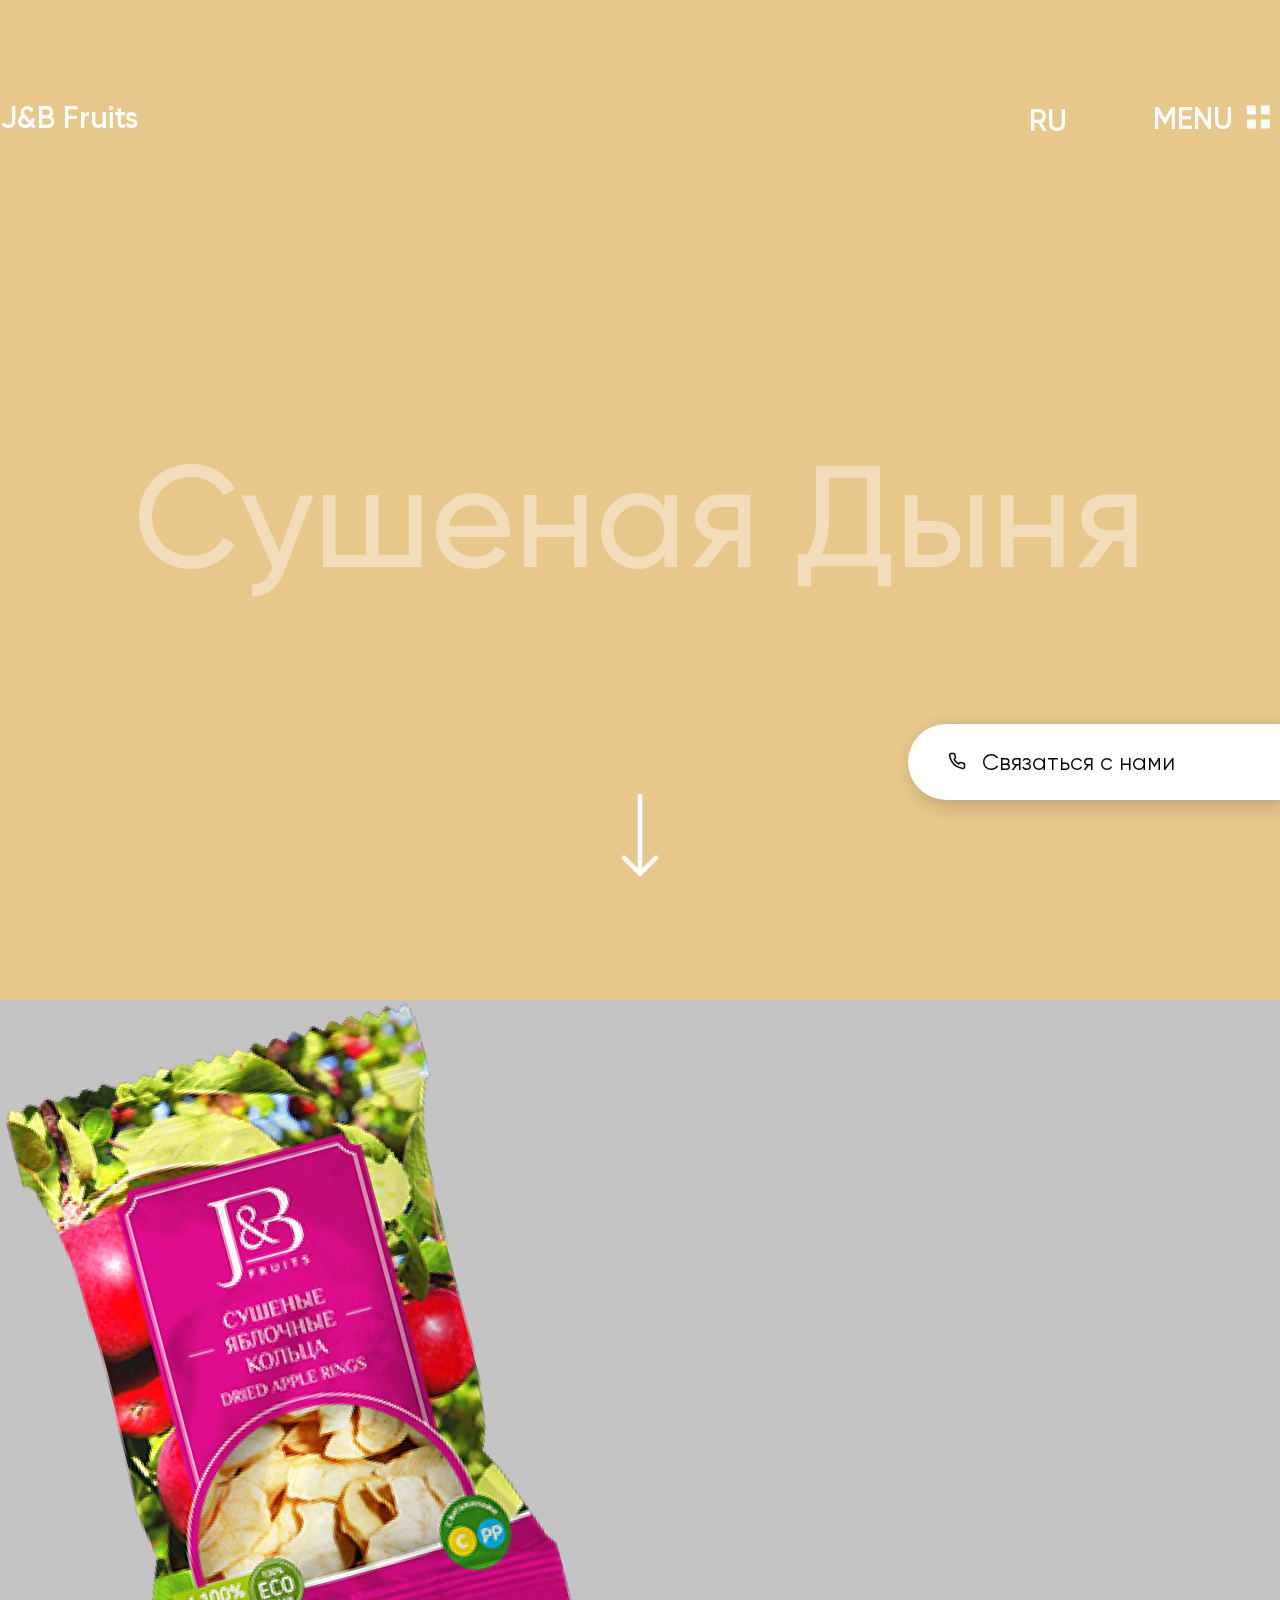
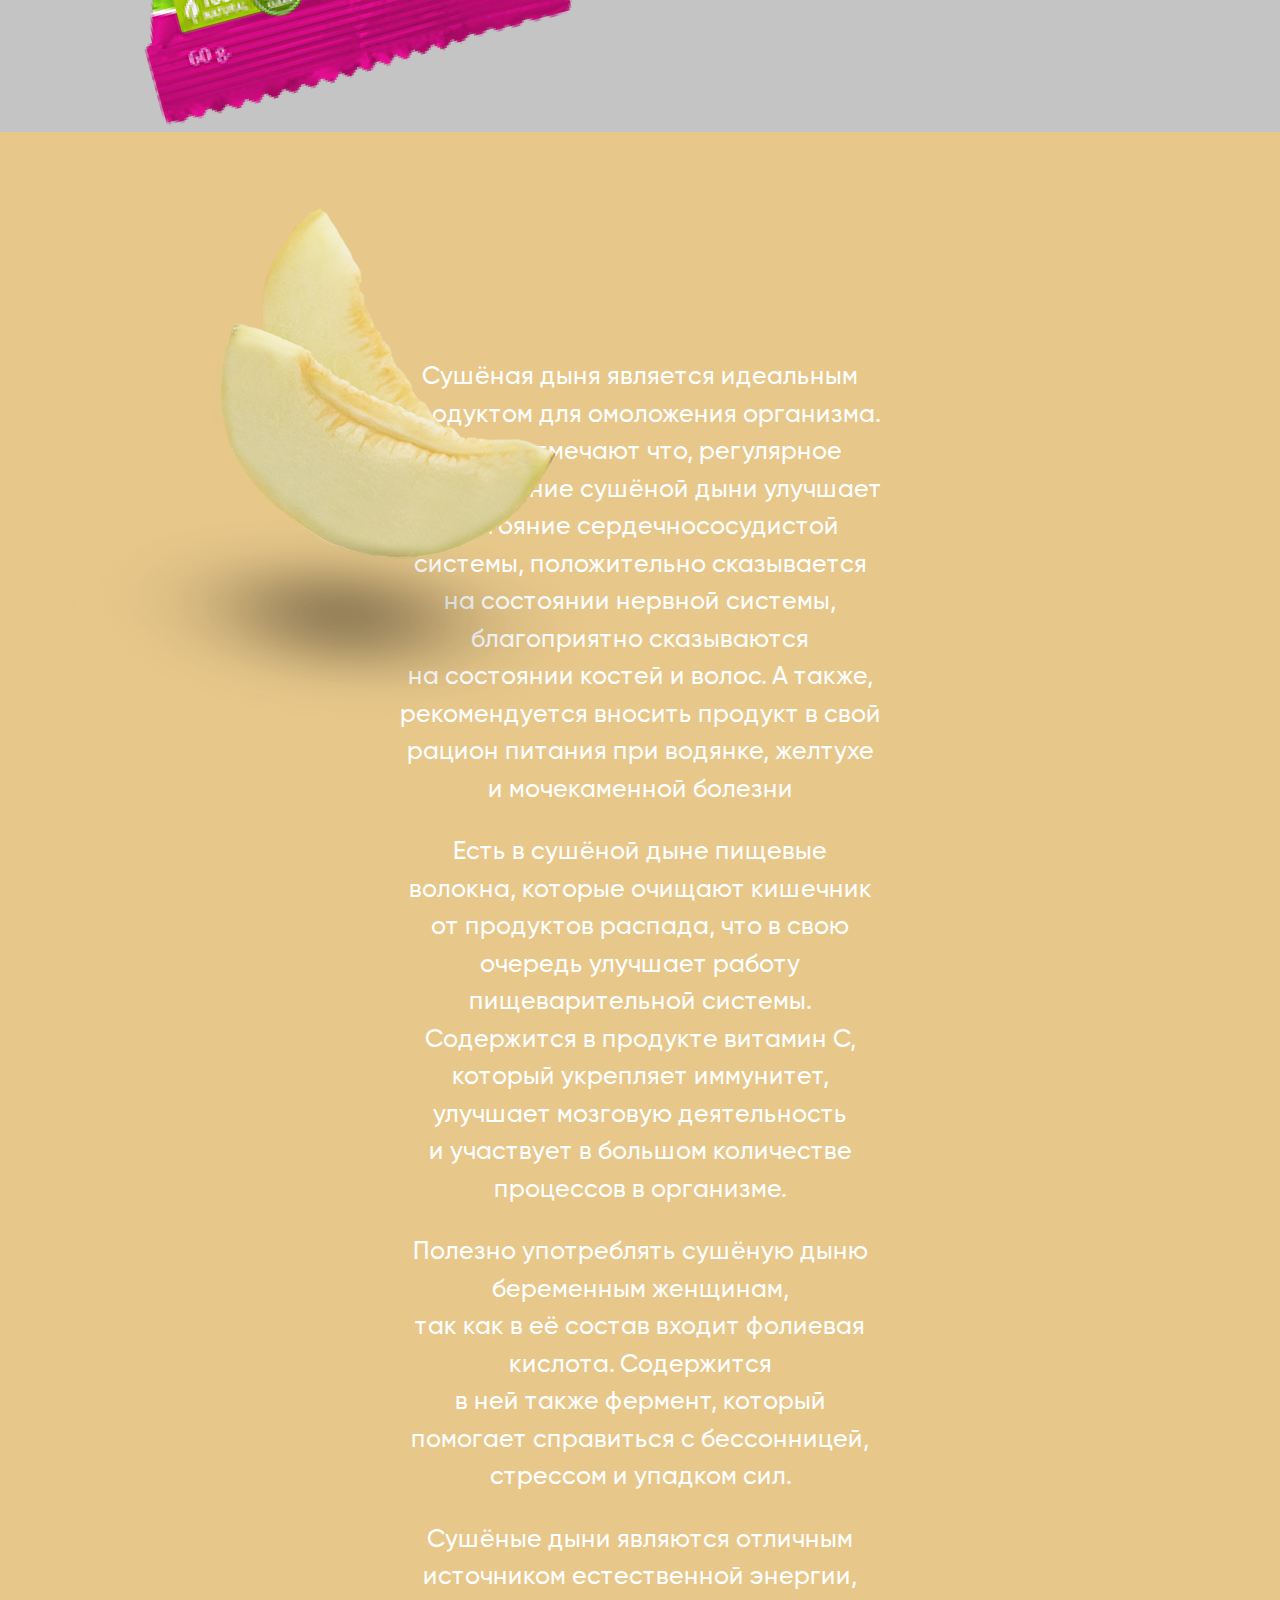
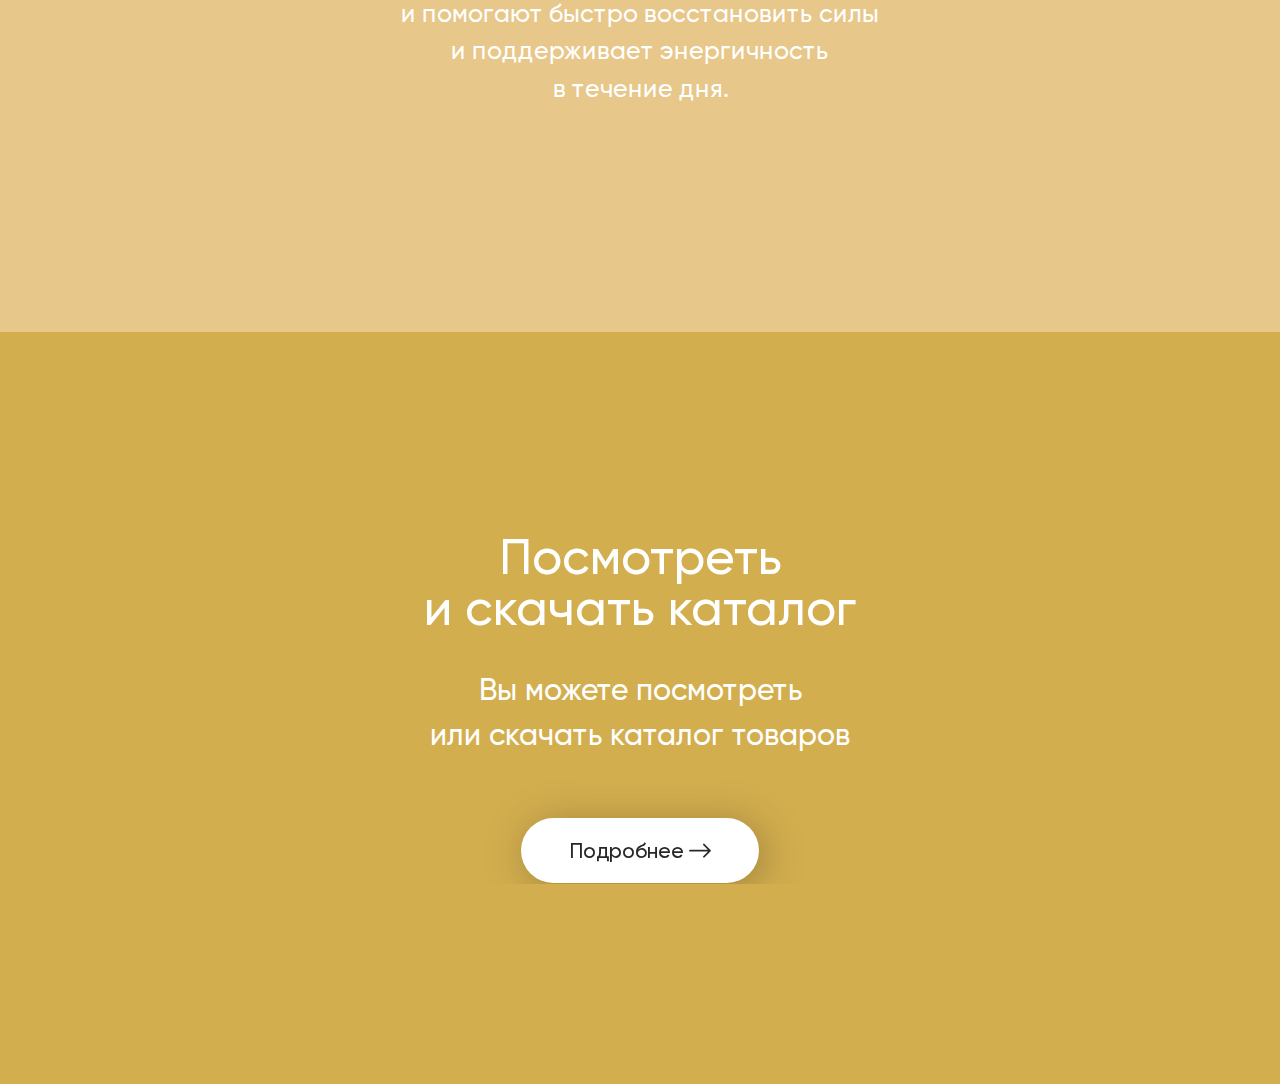
<file: melon.html>
<!DOCTYPE html>
<html>
  <head>
    <title>Product Melon</title>
    <link rel="stylesheet" type="text/css" href="./css/normalize.css" />
    <link rel="stylesheet" type="text/css" href="./fonts/stylesheet.css" />
    <link
      rel="stylesheet"
      type="text/css"
      href="./libs/swiper/swiper-bundle.min.css"
    />
    <link rel="stylesheet" type="text/css" href="./css/style.css" />
  </head>

  <body data-barba="wrapper">

    <div class="loading-container">
      <div class="loading-screen">
      </div>
    </div>

    <header>
      <div class="slider-header">
        <div class="container">
          <div class="slider-header-content">
            <div class="slider-header-item">
              <a href="./index.html">J&B Fruits</a>
              <!-- <a href="#">Jahon Exim Group</a> -->
              <div class="social">

                <a href="#">
                  <img src="./images/navbar-instagram.png">
                </a>
                <a href="#">
                  <img src="./images/navbar-youtube.png">
                </a>
                <a href="#">
                  <img src="./images/navbar-facebook.png">
                </a>
              </div>
            </div>
            
            <div class="slider-header-item">
              <button>RU</button>
              <button class="menu-btn">
                MENU 
                <span class="menu-grid">
                  <svg width="31" height="32" viewBox="0 0 31 32" fill="none" xmlns="http://www.w3.org/2000/svg">
                    <path d="M12.7604 4.51562H3.82812V13.4479H12.7604V4.51562Z"/>
                    <path d="M26.7966 4.51562H17.8643V13.4479H26.7966V4.51562Z"/>
                    <path d="M26.7966 18.5518H17.8643V27.4841H26.7966V18.5518Z"/>
                    <path d="M12.7604 18.5518H3.82812V27.4841H12.7604V18.5518Z"/>
                  </svg>
                    
                </span>
              </button>
            </div>
          </div>
        </div>
      </div>
      <div class="menu">
          <div class="menu-left">
            <div class="menu_content">
              <ul class="menu_navbar">
                <li class="active">
                  <a href="./about.html">О НАС</a>
                </li>
                <li>
                  <a href="./catalog.html">КАТАЛОГ</a>
                </li>
                <li>
                  <a href="./partners.html">ПАРТНЁРАМ</a>
                </li>
                <li>
                  <a href="./career.html">КАРЬЕРА</a>
                </li>
                <li>
                  <a href="./contacts.html">КОНТАКТЫ</a>
                </li>
              </ul>
            </div>
          </div>
          <div class="menu-right">
            <div class="menu_content">
              <ul class="menu_navbar"> 
                <li class="active">
                  <a href="./prune.html">Чернослив</a>
                </li>
                <li>
                  <a href="./apple.html">Яблочные Кольца</a>
                </li>
                <li>
                  <a href="./grapes.html">Виноград</a>
                </li>
                <li>
                  <a href="./apricot.html">Курага</a>
                </li>
                <li>
                  <a href="./pear.html">Дольки Груши</a>
                </li>
                <li>
                  <a href="./melon.html">Дольки Дыни</a>
                </li>
              </ul>

              <div class="menu_email">
                <a href="#">е-mail: info@jeg.uz</a>
              </div>

              <div class="menu_footer">
                <div class="menu_footer-item">
                  <p><a href="#">+(998) 93 181 23 22</a></p>
                  <p><a href="#">+(998) 90 970 72 06</a></p>
                </div>
                <div class="menu_footer-item">
                  <p>Узбекистан г. Ташкент,<br> ул. Ойбека 18/1</p>
                </div>
              </div>
            </div>
          </div>
      </div>
    </header>

    <div class="call-me">
      <a href="#">
        <span>
          <svg width="18" height="18" viewBox="0 0 18 18" fill="none" xmlns="http://www.w3.org/2000/svg">
            <path d="M16.4999 12.6901V14.9401C16.5008 15.1489 16.458 15.3557 16.3743 15.5471C16.2907 15.7385 16.1679 15.9103 16.014 16.0515C15.8601 16.1927 15.6784 16.3002 15.4805 16.3671C15.2826 16.434 15.073 16.4589 14.8649 16.4401C12.5571 16.1893 10.3402 15.4007 8.39245 14.1376C6.58032 12.9861 5.04395 11.4497 3.89245 9.63757C2.62493 7.68098 1.83613 5.45332 1.58995 3.13507C1.57121 2.92767 1.59586 2.71864 1.66233 2.52129C1.72879 2.32394 1.83563 2.14259 1.97602 1.98879C2.11642 1.83499 2.2873 1.7121 2.47779 1.62796C2.66828 1.54382 2.87421 1.50027 3.08245 1.50007H5.33245C5.69643 1.49649 6.04929 1.62538 6.32527 1.86272C6.60125 2.10006 6.78151 2.42966 6.83245 2.79007C6.92742 3.51012 7.10354 4.21712 7.35745 4.89757C7.45836 5.16602 7.4802 5.45776 7.42038 5.73823C7.36056 6.01871 7.2216 6.27616 7.01995 6.48007L6.06745 7.43257C7.13512 9.31023 8.68979 10.8649 10.5675 11.9326L11.5199 10.9801C11.7239 10.7784 11.9813 10.6395 12.2618 10.5796C12.5423 10.5198 12.834 10.5417 13.1024 10.6426C13.7829 10.8965 14.4899 11.0726 15.21 11.1676C15.5743 11.219 15.907 11.4025 16.1448 11.6832C16.3827 11.9639 16.5091 12.3223 16.4999 12.6901Z" stroke="black" stroke-width="1.5" stroke-linecap="round" stroke-linejoin="round"/>
          </svg>
        </span>
        <span>Связаться с нами</span>
      </a>
    </div>

    <div>
      <main data-barba="container" data-barba-namespace="apple" data-header-theme="light">
        <div class="wrapper product melon">
          <section class="product-header">
            <div class="container">
              <div class="product-header_info">
                <div class="product-header_info-title animate-this">Сушеная Дыня</div>
              </div>
    
              <div class="product-header_img"></div>
    
              <div class="back_product_element animate-fruit" data-elem="0" data-fruit="apple"  data-cordY="19%,calc(50% - 350px)" data-cordX="51.5%,545px">
                <span>
                  <img src="../images/back_melon_001.png" alt="product_img">
                </span>
              </div>
              <div class="front_product_element1 animate-fruit" data-elem="1"  data-fruit="apple" data-cordY="27.8%,calc(50% - 205px)" data-cordX="46.4%,247px">
                <span>
                  <img src="../images/front1_melon_001.png" alt="product_img">
                </span>
              </div>
              <div class="front_product_element2 animate-fruit" data-elem="2" data-fruit="apple" data-cordY="29.6%,calc(50% - 215px)" data-cordX="58.8%,58.8%">
                <span>
                  <img src="../images/front2_melon_001.png" alt="product_img">
                </span>
              </div> 
              
            </div>
            <div class="arrow-down">
              <svg width="38" height="83" viewBox="0 0 38 83" fill="none" xmlns="http://www.w3.org/2000/svg">
                <path d="M19 3L19 80.7143" stroke="white" stroke-width="4.57143" stroke-linecap="round" stroke-linejoin="round"/>
                <path d="M35 64.7144L19 80.7144L3 64.7144" stroke="white" stroke-width="4.57143" stroke-linecap="round" stroke-linejoin="round"/>
                </svg>
            </div>
          </section>
    
          <section class="apple-img_block">
            <img src=../images/sweets_45_deg.png alt="">
          </section>
    
          <section class="product-info">
            <div class="container">
              <div class="product-info_img">
                <span>
                  <img src="../images/front1_melon_001.png" alt="product_info_img">
                </span>
              </div>
              <div class="product-info_content">
                <p>
                  Сушёная дыня является идеальным продуктом для омоложения организма. Врачи отмечают что, регулярное употребление сушёной дыни улучшает состояние сердечнососудистой системы, положительно сказывается на состоянии нервной системы, благоприятно сказываются на состоянии костей и волос. А также, рекомендуется вносить продукт в свой рацион питания при водянке, желтухе и мочекаменной болезни
                </p>
                <p>
                  Есть в сушёной дыне пищевые волокна, которые очищают кишечник от продуктов распада, что в свою очередь улучшает работу пищеварительной системы. Содержится в продукте витамин С, который укрепляет иммунитет, улучшает мозговую деятельность и участвует в большом количестве процессов в организме.
                </p>
                <p>
                  Полезно употреблять сушёную дыню беременным женщинам, так как в её состав входит фолиевая кислота. Содержится в ней также фермент, который помогает справиться с бессонницей, стрессом и упадком сил.
                </p>
                <p>
                  Сушёные дыни являются отличным источником естественной энергии, и помогают быстро восстановить силы и поддерживает энергичность в течение дня.
                </p>
    
    
              </div>
            </div>
          </section>
          <section class="product-question">
            <div class="container">
              <h1 class="product-question_title">Посмотреть<br>  и скачать каталог</h1>
              <div class="product-question_subtitle">
                Вы можете посмотреть<br> или скачать каталог товаров
              </div>
              <div class="product-question_btn">
                <button>
                  <span class="slider-navbar-btn__content">
                    Подробнее
                    <span>
                      <img src="./images/slider-btn_right-arrow.png" alt="btn" />
                    </span>
                  </span>
                </button>
              </div>
            </div>
          </section>
        </div>
      </main>
    </div>

    <script src="https://code.jquery.com/jquery-3.5.1.min.js"></script>
    <script
      type="text/javascript"
      src="./libs/swiper/swiper-bundle.min.js"
    ></script>
    <script type="text/javascript" src="./libs/anime.min.js"></script>
    <script type="text/javascript" src="./libs/parallax/parallax.min.js"></script>
    <script src="./libs/barba/barba.umd.js"></script>
    <script src="./libs/gsap/gsap.min.js"></script>
    <script src="./libs/smooth-scrolbar/smooth-scrollbar.js"></script>
    <script src="./libs/smooth-scrolbar/overscroll.min.js"></script>
    <script type="text/javascript" src="./js/main.js"></script>
  </body>
</html>
</file>
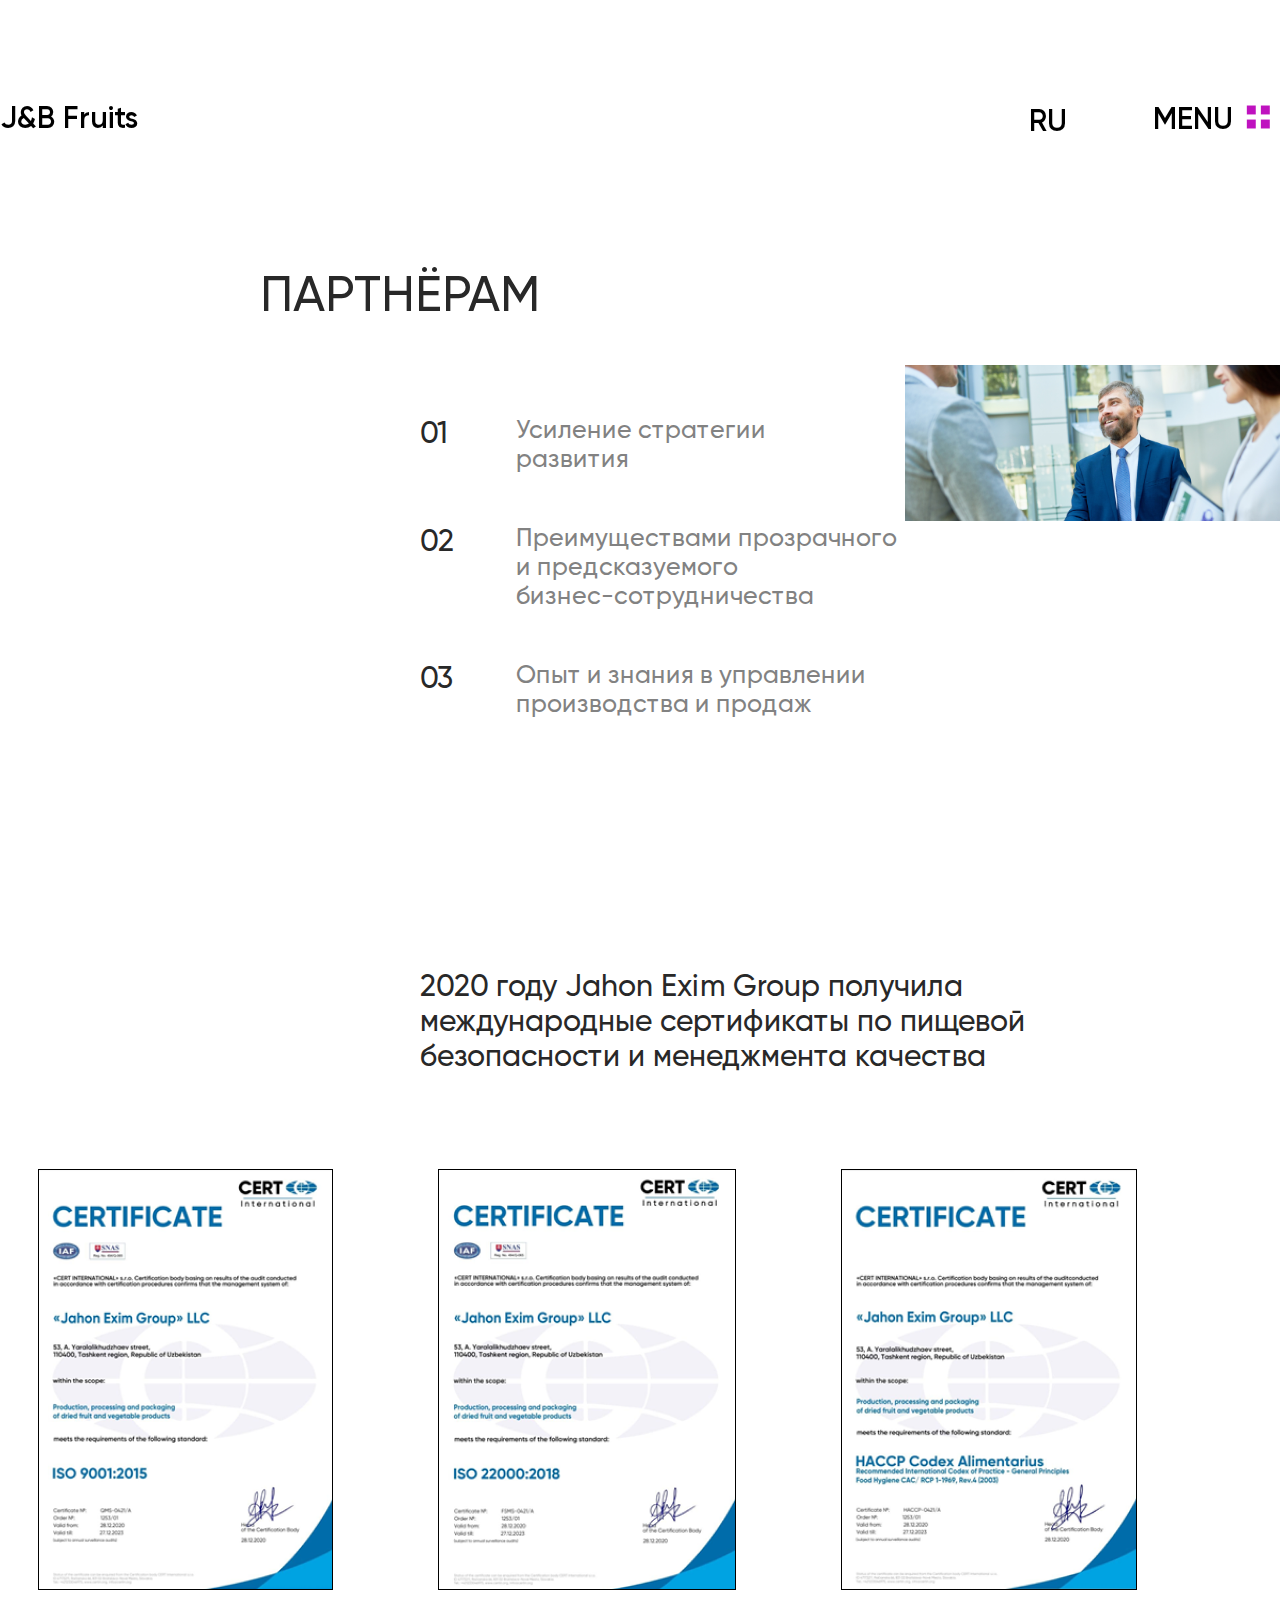
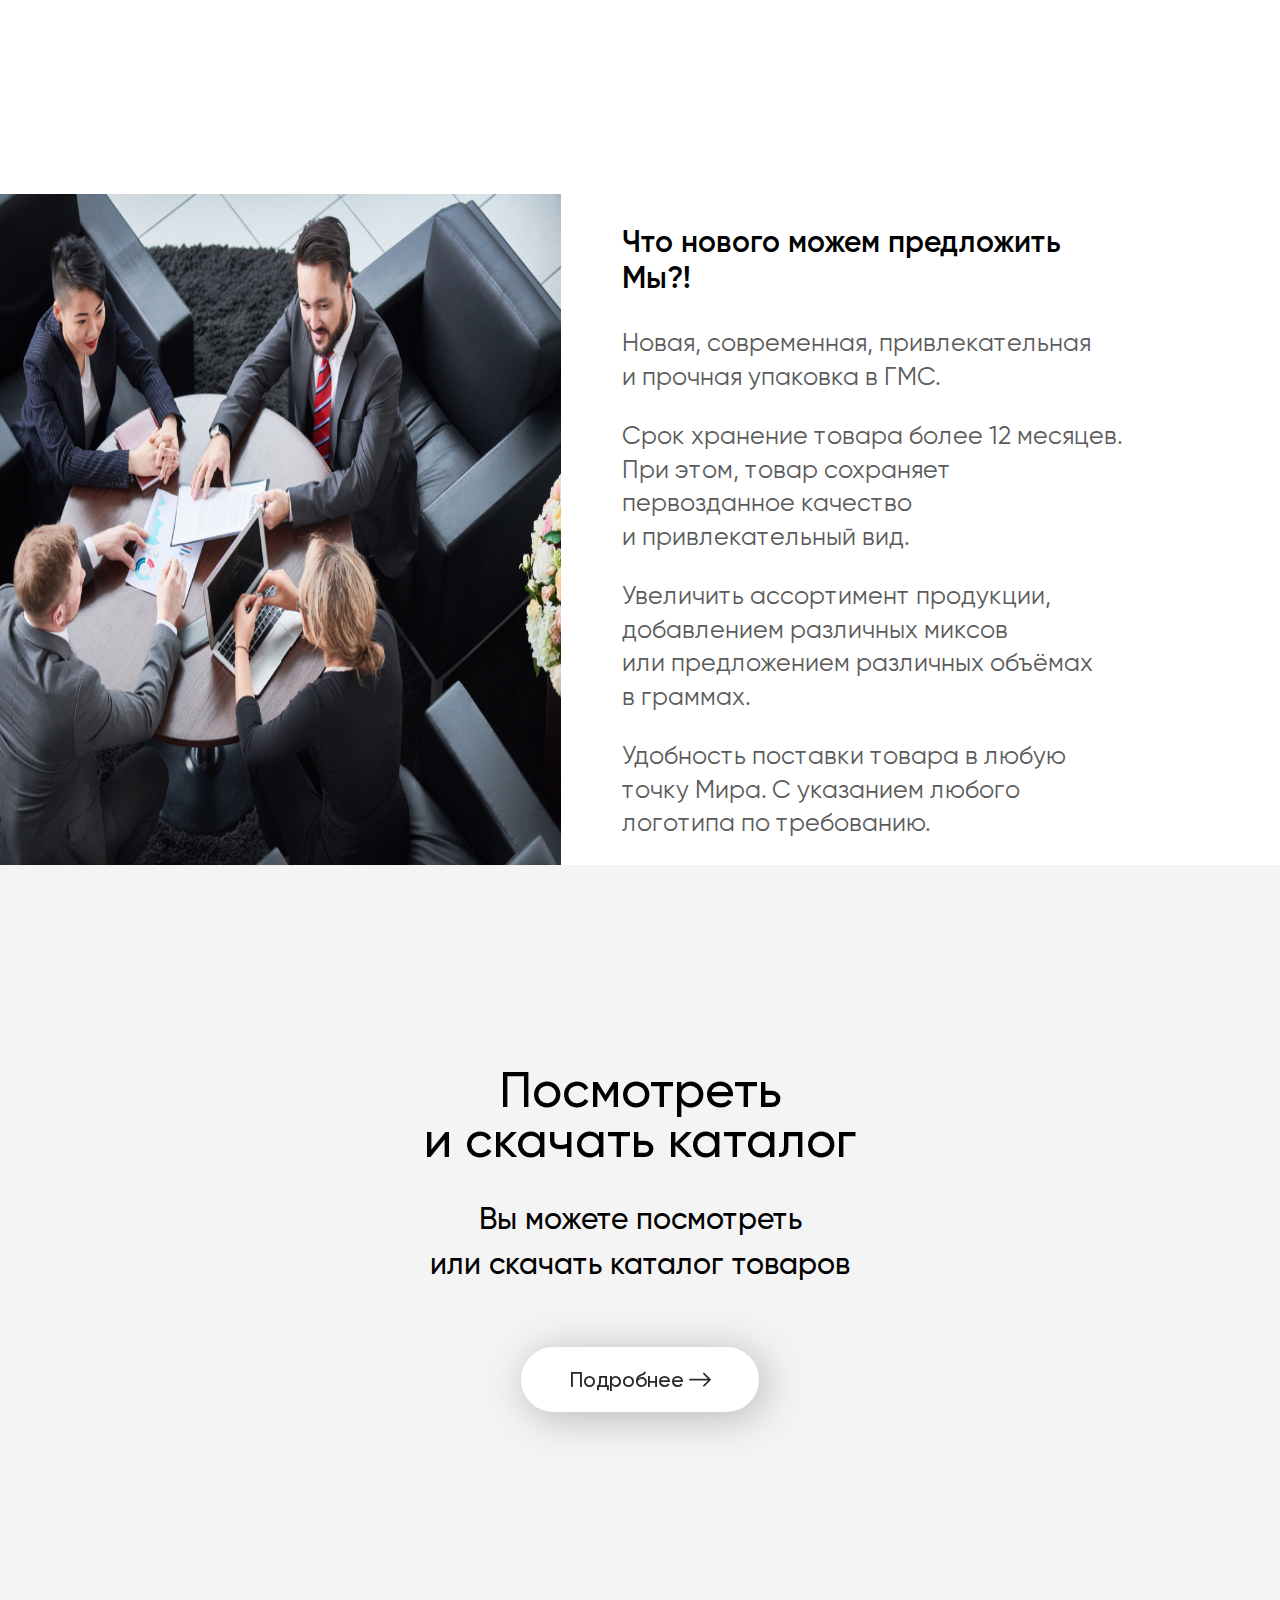
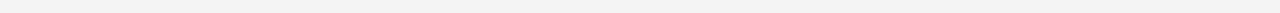
<file: partners.html>
<!DOCTYPE html>
<html>
  <head>
    <title>Partners</title>
    <link rel="stylesheet" type="text/css" href="css/normalize.css" />
    <link rel="stylesheet" type="text/css" href="fonts/stylesheet.css" />
    <link
      rel="stylesheet"
      type="text/css"
      href="libs/swiper/swiper-bundle.min.css"
    />
    <link rel="stylesheet" type="text/css" href="css/style.css" />
    <meta name="viewport" content="width=device-width, initial-scale=1.0" >
    <meta charset="utf-8">
  </head>

  <body class="partner white-them">

    <div class="loading-container">
      <div class="loading-screen">
      </div>
    </div>

    <header class="white-them">
      <div class="slider-header">
        <div class="container">
          <div class="slider-header-content">
            <div class="slider-header-item">
              <a href="./index.html">J&B Fruits</a>
              <!-- <a href="#">Jahon Exim Group</a> -->
              <div class="social">

                <a href="#">
                  <img src="./images/navbar-instagram.png">
                </a>
                <a href="#">
                  <img src="./images/navbar-youtube.png">
                </a>
                <a href="#">
                  <img src="./images/navbar-facebook.png">
                </a>
              </div>
            </div>
            
            <div class="slider-header-item">
              <button>RU</button>
              <button class="menu-btn">
                MENU 
                <span class="menu-grid">
                  <svg width="31" height="32" viewBox="0 0 31 32" fill="none" xmlns="http://www.w3.org/2000/svg">
                    <path d="M12.7604 4.51562H3.82812V13.4479H12.7604V4.51562Z"/>
                    <path d="M26.7966 4.51562H17.8643V13.4479H26.7966V4.51562Z"/>
                    <path d="M26.7966 18.5518H17.8643V27.4841H26.7966V18.5518Z"/>
                    <path d="M12.7604 18.5518H3.82812V27.4841H12.7604V18.5518Z"/>
                  </svg>
                    
                </span>
              </button>
            </div>
          </div>
        </div>
      </div>
      <div class="menu">
          <div class="menu-left">
            <div class="menu_content">
              <ul class="menu_navbar">
                <li class="active">
                  <a href="./about.html">О НАС</a>
                </li>
                <li>
                  <a href="./catalog.html">КАТАЛОГ</a>
                </li>
                <li>
                  <a href="./partners.html">ПАРТНЁРАМ</a>
                </li>
                <li>
                  <a href="./career.html">КАРЬЕРА</a>
                </li>
                <li>
                  <a href="./contacts.html">КОНТАКТЫ</a>
                </li>
              </ul>
            </div>
          </div>
          <div class="menu-right">
            <div class="menu_content">
              <ul class="menu_navbar"> 
                <li>
                  <a href="./prune.html">Чернослив</a>
                </li>
                <li>
                  <a href="./apple.html">Яблочные Кольца</a>
                </li>
                <li>
                  <a href="./grapes.html">Виноград</a>
                </li>
                <li>
                  <a href="./apricot.html">Курага</a>
                </li>
                <li>
                  <a href="./pear.html">Дольки Груши</a>
                </li>
                <li>
                  <a href="./melon.html">Дольки Дыни</a>
                </li>
              </ul>

              <div class="menu_email">
                <a href="#">е-mail: info@jeg.uz</a>
              </div>

              <div class="menu_footer">
                <div class="menu_footer-item">
                  <p><a href="#">+(998) 93 181 23 22</a></p>
                  <p><a href="#">+(998) 90 970 72 06</a></p>
                </div>
                <div class="menu_footer-item">
                  <p>Узбекистан г. Ташкент,<br> ул. Ойбека 18/1</p>
                </div>
              </div>
            </div>
          </div>
      </div>
    </header>

    <div>

      <main data-barba="container" data-barba-namespace="about" data-header-theme="dark">
        <div class="page_container about">
          <div class="partner-content">
            <div class="container">
                <h1 class="main-title">ПАРТНЁРАМ</h1>
            </div>
            <section class="partner-header">
                <div class="partner-header_left">
                    <div class="partner-header_left-item">
                        <div class="left-item_num">01</div>
                        <div class="left-item_text">
                            Усиление стратегии<br> развития
                        </div>
                    </div>
                    <div class="partner-header_left-item">
                        <div class="left-item_num">02</div>
                        <div class="left-item_text">
                            Преимуществами прозрачного<br> и предсказуемого<br> бизнес-сотрудничества
                        </div>
                    </div>
                    <div class="partner-header_left-item">
                        <div class="left-item_num">03</div>
                        <div class="left-item_text">
                            Опыт и знания в управлении<br> производства и продаж
                        </div>
                    </div>
                    
                </div>
                <div class="partner-header_right">
                    <img src="./images/partners1.jpg" alt="img">
                </div>
            </section>
    
            <section class="certificate"> 
              <div class="certificate-info">
                2020 году Jahon Exim Group получила международные сертификаты по пищевой безопасности и менеджмента качества
              </div>
              <div class="certificate-block">
                <div class="certificate-block_item">
                  <span>
                    <img src="./images/certificate.png" alt="certificate">
                  </span>
                </div>
                <div class="certificate-block_item">
                  <span>
                    <img src="./images/certificate2.png" alt="certificate">
                  </span>
                </div>
                <div class="certificate-block_item">
                  <span>
                    <img src="./images/certificate3.png" alt="certificate">
                  </span>
                </div>
              </div>
            </section>
    
            <section class="partner-offer">
                <div class="partner-offer_left">
                    <img src="./images/partners2.jpg" alt="img">
                </div>
                <div class="partner-offer_right">
                    <div class="partner-offer_right-block">
                        <h3 class="partner-offer_title">Что нового можем предложить Мы?!</h3>
                        <p>Новая, современная, привлекательная и прочная упаковка в ГМС. </p>
                        <p>Срок хранение товара более 12 месяцев. При этом, товар сохраняет первозданное качество и привлекательный вид.</p>
                        <p>Увеличить ассортимент продукции, добавлением различных миксов или предложением различных объёмах в граммах.</p>
                        <p>Удобность поставки товара в любую точку Мира. С указанием любого логотипа по требованию.</p>
                    </div>
                    
                </div>
            </section>
            
            <section class="question-block">
              <div class="question-block_title">Посмотреть<br>  и скачать каталог</div>
              <div class="question-block_subtitle">
                Вы можете посмотреть<br> или скачать каталог товаров
              </div>
              <div class="question-block_btn">
                <button>
                  <span class="slider-navbar-btn__content">
                    Подробнее
                    <span>
                      <img src="images/slider-btn_right-arrow.png" alt="btn" />
                    </span>
                  </span>
                </button>
              </div>
            </section>
          </div>
        </div>
      </main>

    </div>

    <div class="wrapper">
      
      
     
    
      	
     
      

      
    </div>

    <script
      type="text/javascript"
      src="libs/swiper/swiper-bundle.min.js"
    ></script>
    <script type="text/javascript" src="libs/anime.min.js"></script>
    <script type="text/javascript" src="libs/parallax/parallax.min.js"></script>
    <script type="text/javascript" src="js/main.js"></script>
  </body>
</html>
</file>
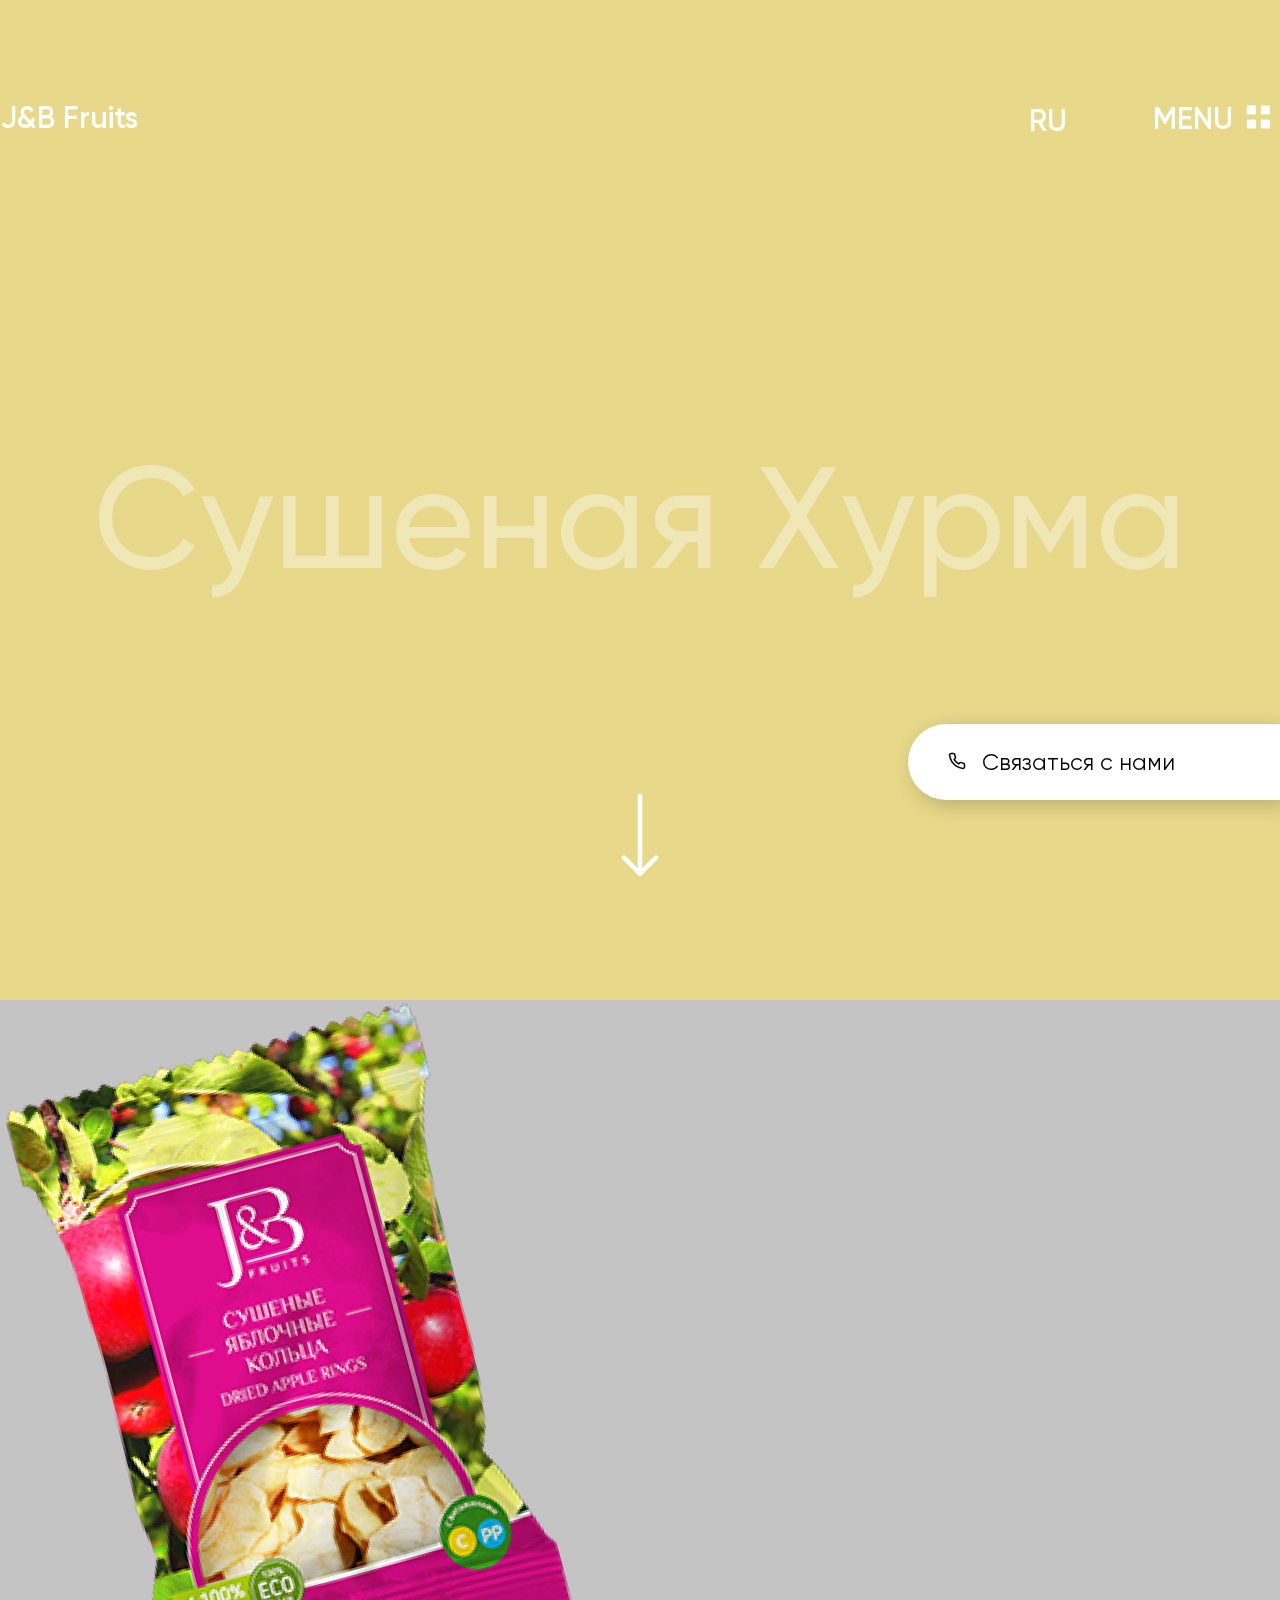
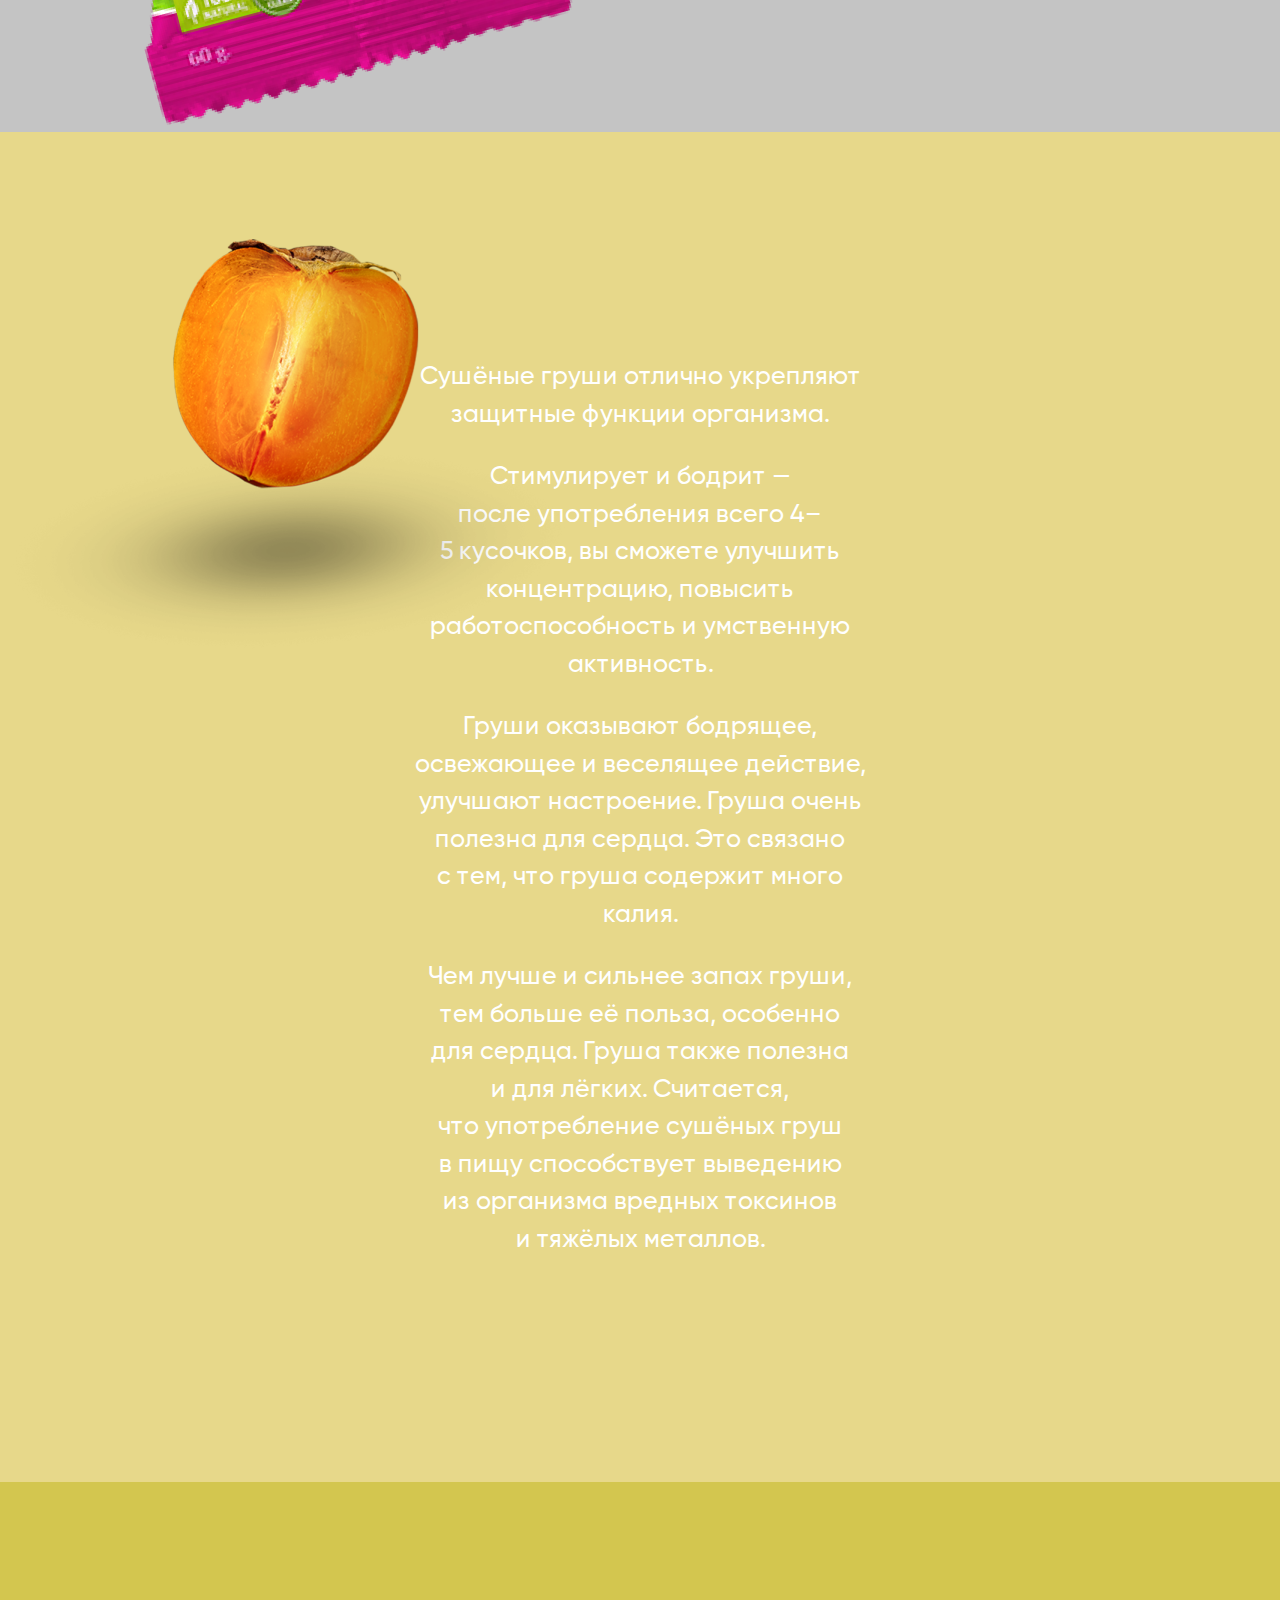
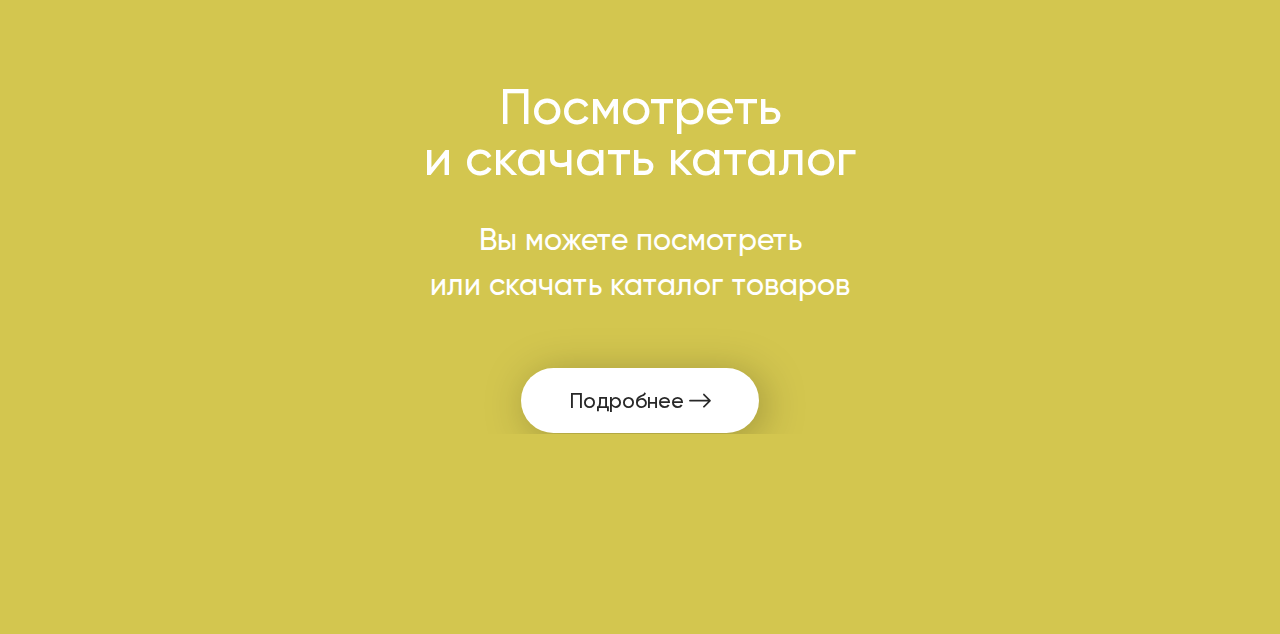
<file: pear.html>
<!DOCTYPE html>
<html>
  <head>
    <title>Product Pear</title>
    <link rel="stylesheet" type="text/css" href="../css/normalize.css" />
    <link rel="stylesheet" type="text/css" href="../fonts/stylesheet.css" />
    <link
      rel="stylesheet"
      type="text/css"
      href="../libs/swiper/swiper-bundle.min.css"
    />
    <link rel="stylesheet" type="text/css" href="../css/style.css" />
  </head>

  <body data-barba="wrapper">
    <header>
      <div class="slider-header">
        <div class="container">
          <div class="slider-header-content">
            <div class="slider-header-item">
              <a href="./index.html">J&B Fruits</a>
              <!-- <a href="#">Jahon Exim Group</a> -->
              <div class="social">

                <a href="#">
                  <img src="./images/navbar-instagram.png">
                </a>
                <a href="#">
                  <img src="./images/navbar-youtube.png">
                </a>
                <a href="#">
                  <img src="./images/navbar-facebook.png">
                </a>
              </div>
            </div>
            
            <div class="slider-header-item">
              <button>RU</button>
              <button class="menu-btn">
                MENU 
                <span class="menu-grid">
                  <svg width="31" height="32" viewBox="0 0 31 32" fill="none" xmlns="http://www.w3.org/2000/svg">
                    <path d="M12.7604 4.51562H3.82812V13.4479H12.7604V4.51562Z"/>
                    <path d="M26.7966 4.51562H17.8643V13.4479H26.7966V4.51562Z"/>
                    <path d="M26.7966 18.5518H17.8643V27.4841H26.7966V18.5518Z"/>
                    <path d="M12.7604 18.5518H3.82812V27.4841H12.7604V18.5518Z"/>
                  </svg>
                    
                </span>
              </button>
            </div>
          </div>
        </div>
      </div>
      <div class="menu">
          <div class="menu-left">
            <div class="menu_content">
              <ul class="menu_navbar">
                <li>
                  <a href="./about.html">О НАС</a>
                </li>
                <li>
                  <a href="./catalog.html">КАТАЛОГ</a>
                </li>
                <li>
                  <a href="./partners.html">ПАРТНЁРАМ</a>
                </li>
                <li>
                  <a href="./career.html">КАРЬЕРА</a>
                </li>
                <li>
                  <a href="./contacts.html">КОНТАКТЫ</a>
                </li>
              </ul>
            </div>
          </div>
          <div class="menu-right">
            <div class="menu_content">
              <ul class="menu_navbar"> 
                <li>
                  <a href="./prune.html">Чернослив</a>
                </li>
                <li>
                  <a href="./apple.html">Яблочные Кольца</a>
                </li>
                <li>
                  <a href="./grapes.html">Виноград</a>
                </li>
                <li>
                  <a href="./apricot.html">Курага</a>
                </li>
                <li class="active">
                  <a href="./pear.html">Дольки Груши</a>
                </li>
                <li>
                  <a href="./melon.html">Дольки Дыни</a>
                </li>
              </ul>

              <div class="menu_email">
                <a href="#">е-mail: info@jeg.uz</a>
              </div>

              <div class="menu_footer">
                <div class="menu_footer-item">
                  <p><a href="#">+(998) 93 181 23 22</a></p>
                  <p><a href="#">+(998) 90 970 72 06</a></p>
                </div>
                <div class="menu_footer-item">
                  <p>Узбекистан г. Ташкент,<br> ул. Ойбека 18/1</p>
                </div>
              </div>
            </div>
          </div>
      </div>
    </header>
    <div class="call-me">
      <a href="#">
        <span>
          <svg width="18" height="18" viewBox="0 0 18 18" fill="none" xmlns="http://www.w3.org/2000/svg">
            <path d="M16.4999 12.6901V14.9401C16.5008 15.1489 16.458 15.3557 16.3743 15.5471C16.2907 15.7385 16.1679 15.9103 16.014 16.0515C15.8601 16.1927 15.6784 16.3002 15.4805 16.3671C15.2826 16.434 15.073 16.4589 14.8649 16.4401C12.5571 16.1893 10.3402 15.4007 8.39245 14.1376C6.58032 12.9861 5.04395 11.4497 3.89245 9.63757C2.62493 7.68098 1.83613 5.45332 1.58995 3.13507C1.57121 2.92767 1.59586 2.71864 1.66233 2.52129C1.72879 2.32394 1.83563 2.14259 1.97602 1.98879C2.11642 1.83499 2.2873 1.7121 2.47779 1.62796C2.66828 1.54382 2.87421 1.50027 3.08245 1.50007H5.33245C5.69643 1.49649 6.04929 1.62538 6.32527 1.86272C6.60125 2.10006 6.78151 2.42966 6.83245 2.79007C6.92742 3.51012 7.10354 4.21712 7.35745 4.89757C7.45836 5.16602 7.4802 5.45776 7.42038 5.73823C7.36056 6.01871 7.2216 6.27616 7.01995 6.48007L6.06745 7.43257C7.13512 9.31023 8.68979 10.8649 10.5675 11.9326L11.5199 10.9801C11.7239 10.7784 11.9813 10.6395 12.2618 10.5796C12.5423 10.5198 12.834 10.5417 13.1024 10.6426C13.7829 10.8965 14.4899 11.0726 15.21 11.1676C15.5743 11.219 15.907 11.4025 16.1448 11.6832C16.3827 11.9639 16.5091 12.3223 16.4999 12.6901Z" stroke="black" stroke-width="1.5" stroke-linecap="round" stroke-linejoin="round"/>
          </svg>
        </span>
        <span>Связаться с нами</span>
      </a>
    </div>

    <div>
      <main data-barba="container" data-barba-namespace="pear" data-header-theme="light">
        <div class="wrapper product pear">

          <section class="product-header">
            <div class="container">
              <div class="product-header_info">
                <div class="product-header_info-title animate-this">Сушеная Xурма</div>
              </div>
    
              <div class="product-header_img"></div>
    
              <div class="back_product_element animate-fruit" data-elem="0" data-fruit="apple"  data-cordY="19%,calc(50% - 350px)" data-cordX="51.5%,545px">
                <span>
                  <img src="../images/back_pear_001.png" alt="product_img">
                </span>
              </div>
              <div class="front_product_element1 animate-fruit" data-elem="1"  data-fruit="apple" data-cordY="27.8%,calc(50% - 205px)" data-cordX="46.4%,247px">
                <span>
                  <img src="../images/front1_pear_001.png" alt="product_img">
                </span>
              </div>
              <div class="front_product_element2 animate-fruit" data-elem="2" data-fruit="apple" data-cordY="29.6%,calc(50% - 215px)" data-cordX="58.8%,58.8%">
                <span>
                  <img src="../images/front2_pear_001.png" alt="product_img">
                </span>
              </div> 
              
            </div>
            <div class="arrow-down">
              <svg width="38" height="83" viewBox="0 0 38 83" fill="none" xmlns="http://www.w3.org/2000/svg">
                <path d="M19 3L19 80.7143" stroke="white" stroke-width="4.57143" stroke-linecap="round" stroke-linejoin="round"/>
                <path d="M35 64.7144L19 80.7144L3 64.7144" stroke="white" stroke-width="4.57143" stroke-linecap="round" stroke-linejoin="round"/>
                </svg>
            </div>
          </section>
    
          <section class="apple-img_block">
            <img src=../images/sweets_45_deg.png alt="">
          </section>
    
          <section class="product-info">
            <div class="container">
              <div class="product-info_img">
                <span>
                  <img src="../images/front1_pear_001.png" alt="product_info_img">
                </span>
              </div>
              <div class="product-info_content">
                <p>
                Сушёные груши отлично укрепляют защитные функции организма.
                </p>
                <p>
                    Стимулирует и бодрит — после употребления всего 4–5 кусочков, вы сможете улучшить концентрацию, повысить работоспособность и умственную активность. 
                </p>
                <p>
                    Груши оказывают бодрящее, освежающее и веселящее действие, улучшают настроение. Груша очень полезна для сердца. Это связано с тем, что груша содержит много калия.
                </p>
                <p>
                    Чем лучше и сильнее запах груши, тем больше её польза, особенно для сердца. Груша также полезна и для лёгких. Считается, что употребление сушёных груш в пищу способствует выведению из организма вредных токсинов и тяжёлых металлов.
                 </p>
              </div>
            </div>
          </section>
    
          <section class="product-question">
            <div class="container">
              <h1 class="product-question_title">Посмотреть<br>  и скачать каталог</h1>
              <div class="product-question_subtitle">
                Вы можете посмотреть<br> или скачать каталог товаров
              </div>
              <div class="product-question_btn">
                <button>
                  <span class="slider-navbar-btn__content">
                    Подробнее
                    <span>
                      <img src="./images/slider-btn_right-arrow.png" alt="btn" />
                    </span>
                  </span>
                </button>
              </div>
            </div>
          </section>

        </div>
      </main>
    </div>

    <script
      type="text/javascript"
      src="../libs/swiper/swiper-bundle.min.js"
    ></script>
    <script type="text/javascript" src="../libs/anime.min.js"></script>
    <script type="text/javascript" src="../libs/parallax/parallax.min.js"></script>
    <script src="../libs/barba/barba.umd.js"></script>
    <script src="../libs/gsap/gsap.min.js"></script>
    <script type="text/javascript" src="../js/main.js"></script>
  </body>
</html>
</file>
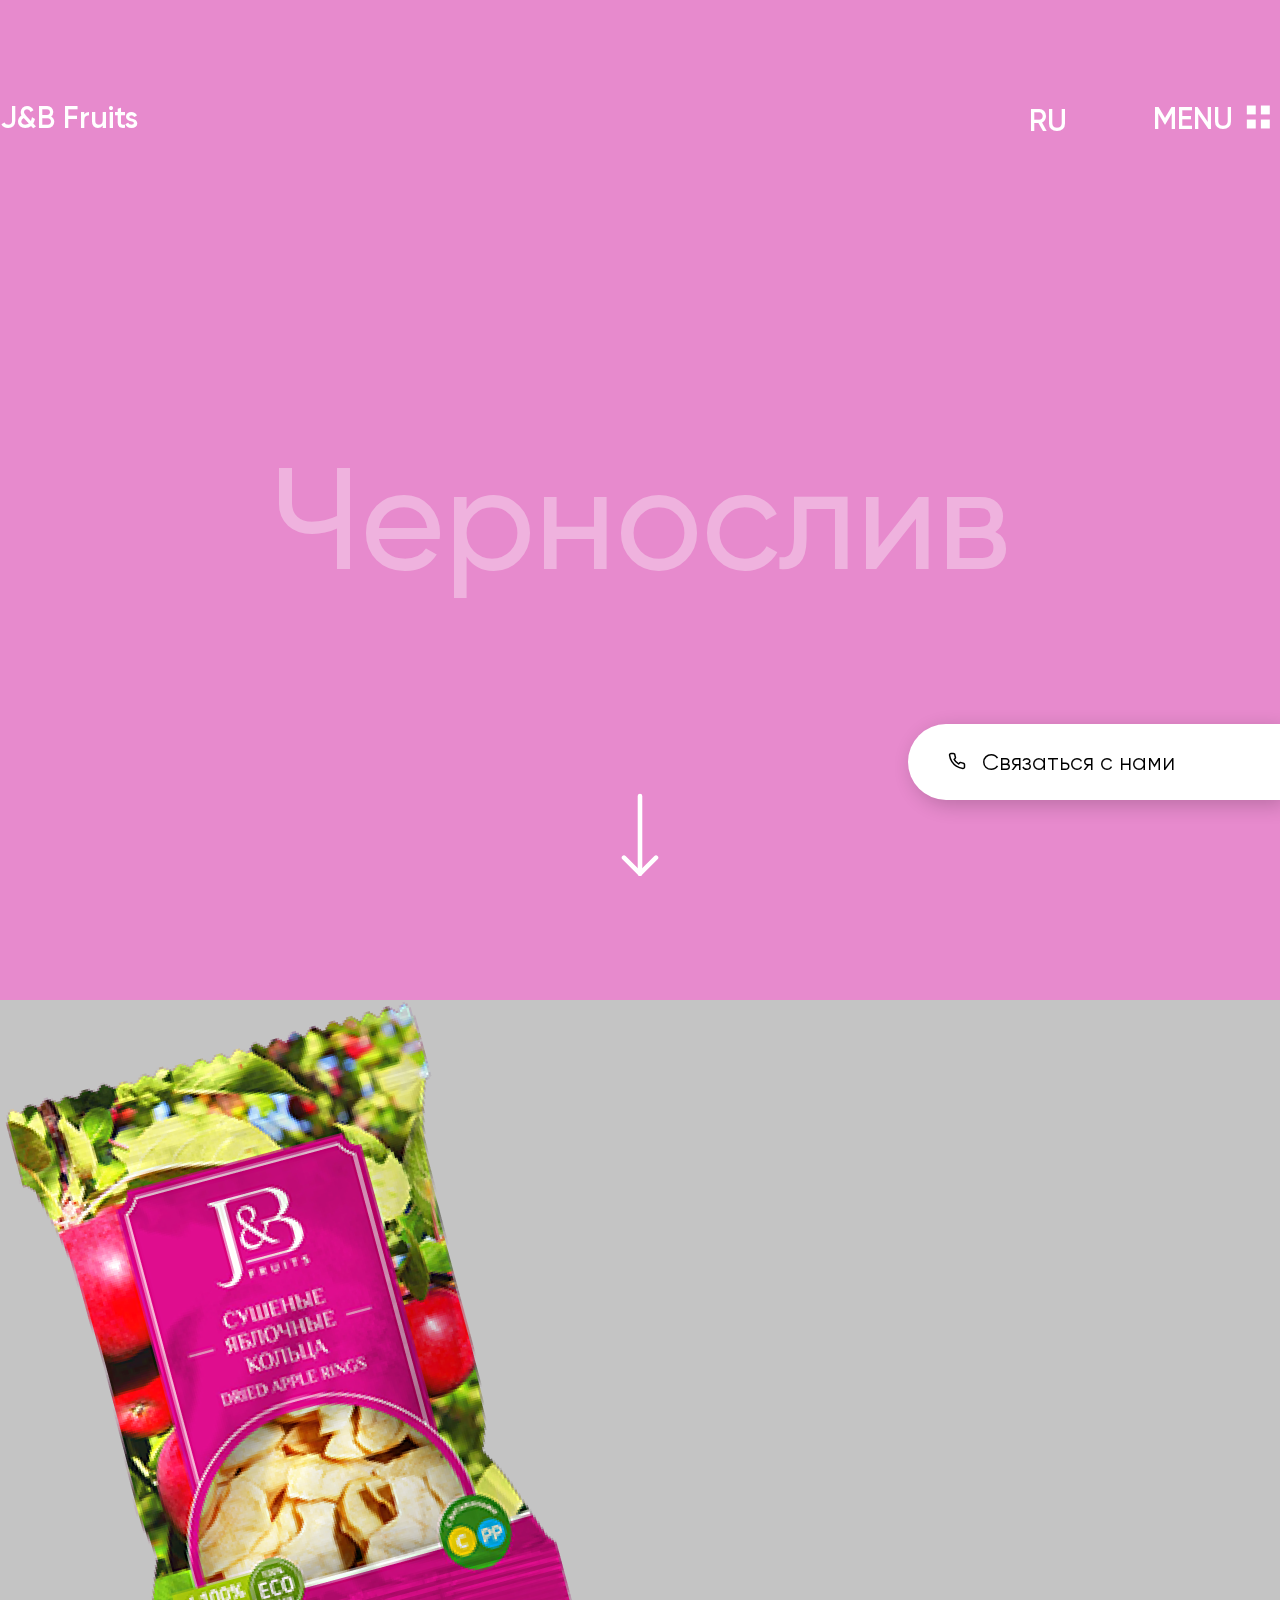
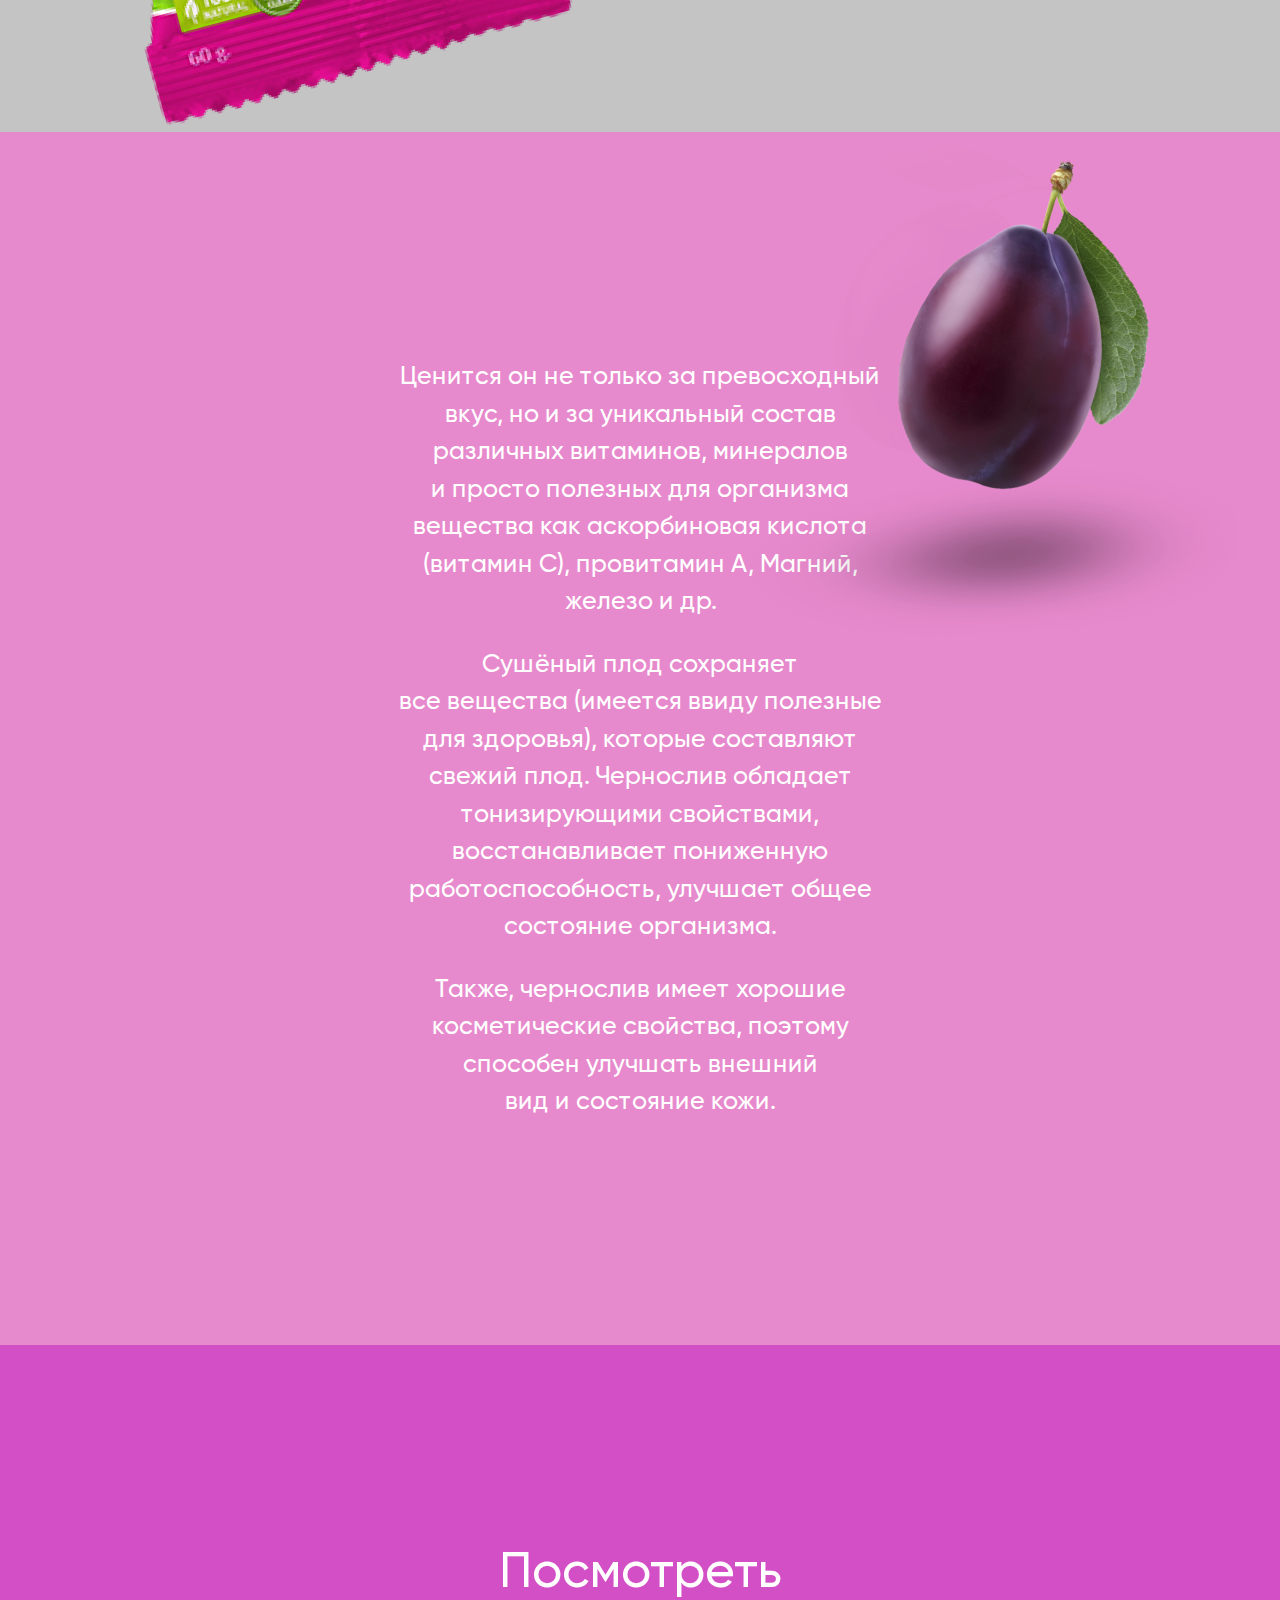
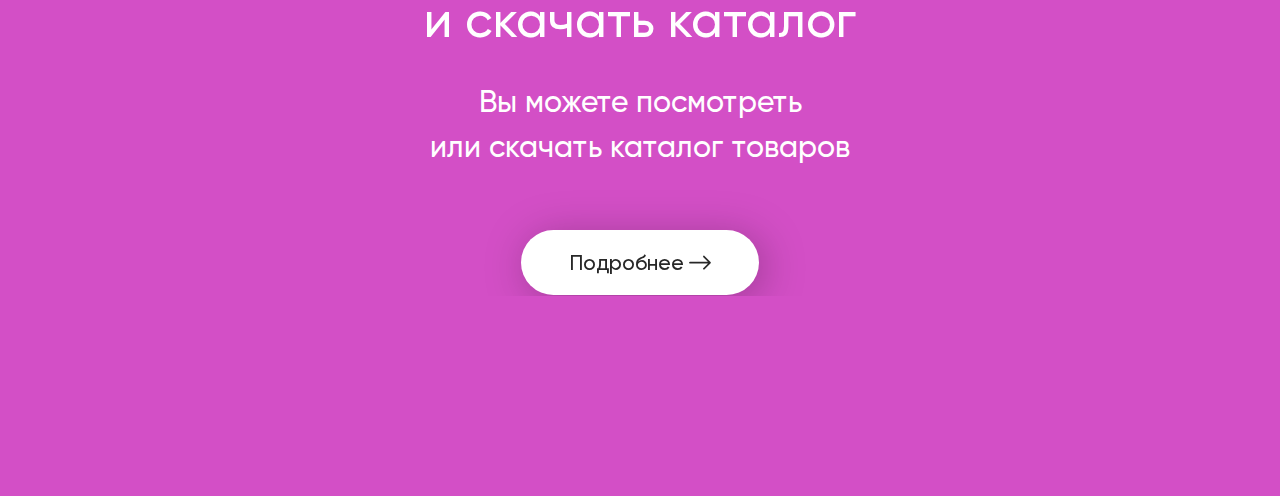
<file: prune.html>
<!DOCTYPE html>
<html>
  <head>
    <title>Product Prune</title>
    <link rel="stylesheet" type="text/css" href="./css/normalize.css" />
    <link rel="stylesheet" type="text/css" href="./fonts/stylesheet.css" />
    <link
      rel="stylesheet"
      type="text/css"
      href="./libs/swiper/swiper-bundle.min.css"
    />
    <link rel="stylesheet" type="text/css" href="./css/style.css" />
  </head>

  <body data-barba="wrapper" class="product prune">

    <header>
      <div class="slider-header">
        <div class="container">
          <div class="slider-header-content">
            <div class="slider-header-item">
              <a href="./index.html">J&B Fruits</a>
              <!-- <a href="#">Jahon Exim Group</a> -->
              <div class="social">

                <a href="#">
                  <img src="./images/navbar-instagram.png">
                </a>
                <a href="#">
                  <img src="./images/navbar-youtube.png">
                </a>
                <a href="#">
                  <img src="./images/navbar-facebook.png">
                </a>
              </div>
            </div>
            
            <div class="slider-header-item">
              <button>RU</button>
              <button class="menu-btn">
                MENU 
                <span class="menu-grid">
                  <svg width="31" height="32" viewBox="0 0 31 32" fill="none" xmlns="http://www.w3.org/2000/svg">
                    <path d="M12.7604 4.51562H3.82812V13.4479H12.7604V4.51562Z"/>
                    <path d="M26.7966 4.51562H17.8643V13.4479H26.7966V4.51562Z"/>
                    <path d="M26.7966 18.5518H17.8643V27.4841H26.7966V18.5518Z"/>
                    <path d="M12.7604 18.5518H3.82812V27.4841H12.7604V18.5518Z"/>
                  </svg>
                    
                </span>
              </button>
            </div>
          </div>
        </div>
      </div>
      <div class="menu">
          <div class="menu-left">
            <div class="menu_content">
              <ul class="menu_navbar">
                <li class="active">
                  <a href="./about.html">О НАС</a>
                </li>
                <li>
                  <a href="./catalog.html">КАТАЛОГ</a>
                </li>
                <li>
                  <a href="./partners.html">ПАРТНЁРАМ</a>
                </li>
                <li>
                  <a href="./career.html">КАРЬЕРА</a>
                </li>
                <li>
                  <a href="./contacts.html">КОНТАКТЫ</a>
                </li>
              </ul>
            </div>
          </div>
          <div class="menu-right">
            <div class="menu_content">
              <ul class="menu_navbar"> 
                <li class="active">
                  <a href="./prune.html">Чернослив</a>
                </li>
                <li>
                  <a href="./apple.html">Яблочные Кольца</a>
                </li>
                <li>
                  <a href="./grapes.html">Виноград</a>
                </li>
                <li>
                  <a href="./apricot.html">Курага</a>
                </li>
                <li>
                  <a href="./pear.html">Дольки Груши</a>
                </li>
                <li>
                  <a href="./melon.html">Дольки Дыни</a>
                </li>
              </ul>

              <div class="menu_email">
                <a href="#">е-mail: info@jeg.uz</a>
              </div>

              <div class="menu_footer">
                <div class="menu_footer-item">
                  <p><a href="#">+(998) 93 181 23 22</a></p>
                  <p><a href="#">+(998) 90 970 72 06</a></p>
                </div>
                <div class="menu_footer-item">
                  <p>Узбекистан г. Ташкент,<br> ул. Ойбека 18/1</p>
                </div>
              </div>
            </div>
          </div>
      </div>
    </header>
    <div class="call-me">
      <a href="#">
        <span>
          <svg width="18" height="18" viewBox="0 0 18 18" fill="none" xmlns="http://www.w3.org/2000/svg">
            <path d="M16.4999 12.6901V14.9401C16.5008 15.1489 16.458 15.3557 16.3743 15.5471C16.2907 15.7385 16.1679 15.9103 16.014 16.0515C15.8601 16.1927 15.6784 16.3002 15.4805 16.3671C15.2826 16.434 15.073 16.4589 14.8649 16.4401C12.5571 16.1893 10.3402 15.4007 8.39245 14.1376C6.58032 12.9861 5.04395 11.4497 3.89245 9.63757C2.62493 7.68098 1.83613 5.45332 1.58995 3.13507C1.57121 2.92767 1.59586 2.71864 1.66233 2.52129C1.72879 2.32394 1.83563 2.14259 1.97602 1.98879C2.11642 1.83499 2.2873 1.7121 2.47779 1.62796C2.66828 1.54382 2.87421 1.50027 3.08245 1.50007H5.33245C5.69643 1.49649 6.04929 1.62538 6.32527 1.86272C6.60125 2.10006 6.78151 2.42966 6.83245 2.79007C6.92742 3.51012 7.10354 4.21712 7.35745 4.89757C7.45836 5.16602 7.4802 5.45776 7.42038 5.73823C7.36056 6.01871 7.2216 6.27616 7.01995 6.48007L6.06745 7.43257C7.13512 9.31023 8.68979 10.8649 10.5675 11.9326L11.5199 10.9801C11.7239 10.7784 11.9813 10.6395 12.2618 10.5796C12.5423 10.5198 12.834 10.5417 13.1024 10.6426C13.7829 10.8965 14.4899 11.0726 15.21 11.1676C15.5743 11.219 15.907 11.4025 16.1448 11.6832C16.3827 11.9639 16.5091 12.3223 16.4999 12.6901Z" stroke="black" stroke-width="1.5" stroke-linecap="round" stroke-linejoin="round"/>
          </svg>
        </span>
        <span>Связаться с нами</span>
      </a>
    </div>

    <div>
      <main data-barba="container" data-barba-namespace="prune" data-header-theme="light">
        <div class="wrapper product prune">
          <section class="product-header">
            <div class="container">
              <div class="product-header_info">
                <div class="product-header_info-title animate-this">Чернослив</div>
                
              </div>
    
              <div class="back_product_element animate-fruit" data-elem="0" data-fruit="apple"  data-cordY="19%,calc(50% - 350px)" data-cordX="51.5%,545px">
                <span>
                  <img src="./images/back_prune_001.png" alt="product_img">
                </span>
              </div>
              <div class="front_product_element1 animate-fruit" data-elem="1"  data-fruit="apple" data-cordY="27.8%,calc(50% - 205px)" data-cordX="46.4%,247px">
                <span>
                  <img src="./images/front1_prune_001.png" alt="product_img">
                </span>
              </div>
              <div class="front_product_element2 animate-fruit" data-elem="2" data-fruit="apple" data-cordY="29.6%,calc(50% - 215px)" data-cordX="58.8%,58.8%">
                <span>
                  <img src="./images/front2_prune_001.png" alt="product_img">
                </span>
              </div> 
              
            </div>
            <div class="arrow-down">
              <svg width="38" height="83" viewBox="0 0 38 83" fill="none" xmlns="http://www.w3.org/2000/svg">
                <path d="M19 3L19 80.7143" stroke="white" stroke-width="4.57143" stroke-linecap="round" stroke-linejoin="round"/>
                <path d="M35 64.7144L19 80.7144L3 64.7144" stroke="white" stroke-width="4.57143" stroke-linecap="round" stroke-linejoin="round"/>
                </svg>
            </div>
          </section>
    
          <section class="apple-img_block">
            <img src=./images/sweets_45_deg.png alt="">
          </section>
    
          <section class="product-info">
            <div class="container">
              <div class="product-info_img" data-rellax-speed="-4">
                <span>
                  <img src="./images/front2_prune_001.png" alt="product_info_img">
                </span>
              </div>
              <div class="product-info_content">
                <p>
                    Ценится он не только за превосходный вкус, но и за уникальный состав различных витаминов, минералов и просто полезных для организма вещества как аскорбиновая кислота (витамин С), провитамин А, Магний, железо и др.
                </p>
                <p>
                    Сушёный плод сохраняет все вещества (имеется ввиду полезные для здоровья), которые составляют свежий плод. Чернослив обладает тонизирующими свойствами, восстанавливает пониженную работоспособность, улучшает общее состояние организма.
                </p>
                <p>
                    Также, чернослив имеет хорошие косметические свойства, поэтому способен улучшать внешний вид и состояние кожи.
                </p>
              </div>
            </div>
          </section>
    
          <section class="product-question">
            <div class="container">
              <h1 class="product-question_title">Посмотреть<br>  и скачать каталог</h1>
              <div class="product-question_subtitle">
                Вы можете посмотреть<br> или скачать каталог товаров
              </div>
              <div class="product-question_btn">
                <button>
                  <span class="slider-navbar-btn__content">
                    Подробнее
                    <span>
                      <img src="./images/slider-btn_right-arrow.png" alt="btn" />
                    </span>
                  </span>
                </button>
              </div>
            </div>
          </section>
        </div>
      </main>
    </div>

    <script src="./libs/jquery/jquery-3.5.1.min.js"></script>
  <script
      type="text/javascript"
      src="./libs/swiper/swiper-bundle.min.js"
    ></script>
    
    <script type="text/javascript" src="./libs/anime.min.js"></script>
    <script type="text/javascript" src="./libs/rellax/rellax.min.js"></script>
    <script type="text/javascript" src="./libs/parallax/parallax.min.js"></script>
    <script src="./libs/barba/barba.umd.js"></script>
    <script src="./libs/gsap/gsap.min.js"></script>
    <script src="./libs/smooth-scrolbar/smooth-scrollbar.js"></script>
    <script src="./libs/smooth-scrolbar/overscroll.min.js"></script>
    <script src="./libs/filterizer/jquery.filterizr.min.js"></script>

    <script type="text/javascript" src="./js/main.js"></script>
  </body>
</html>
</file>
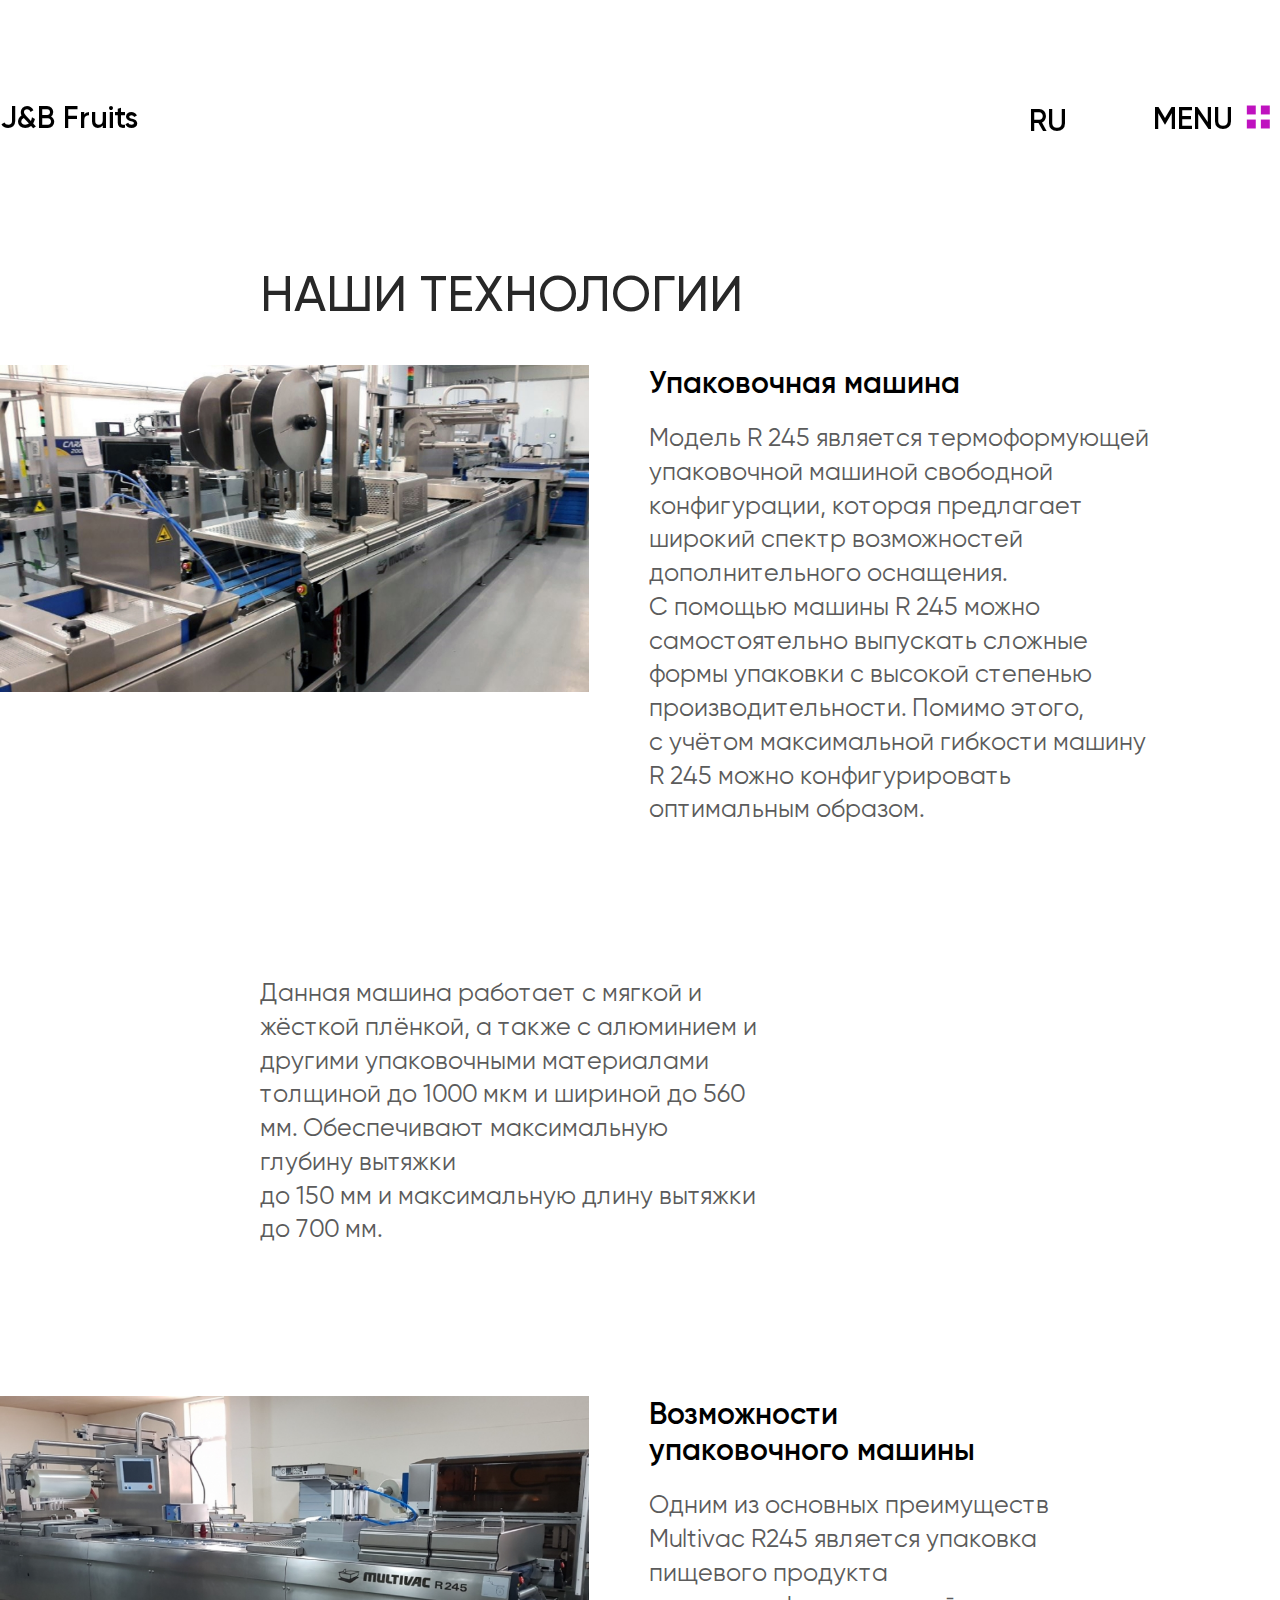
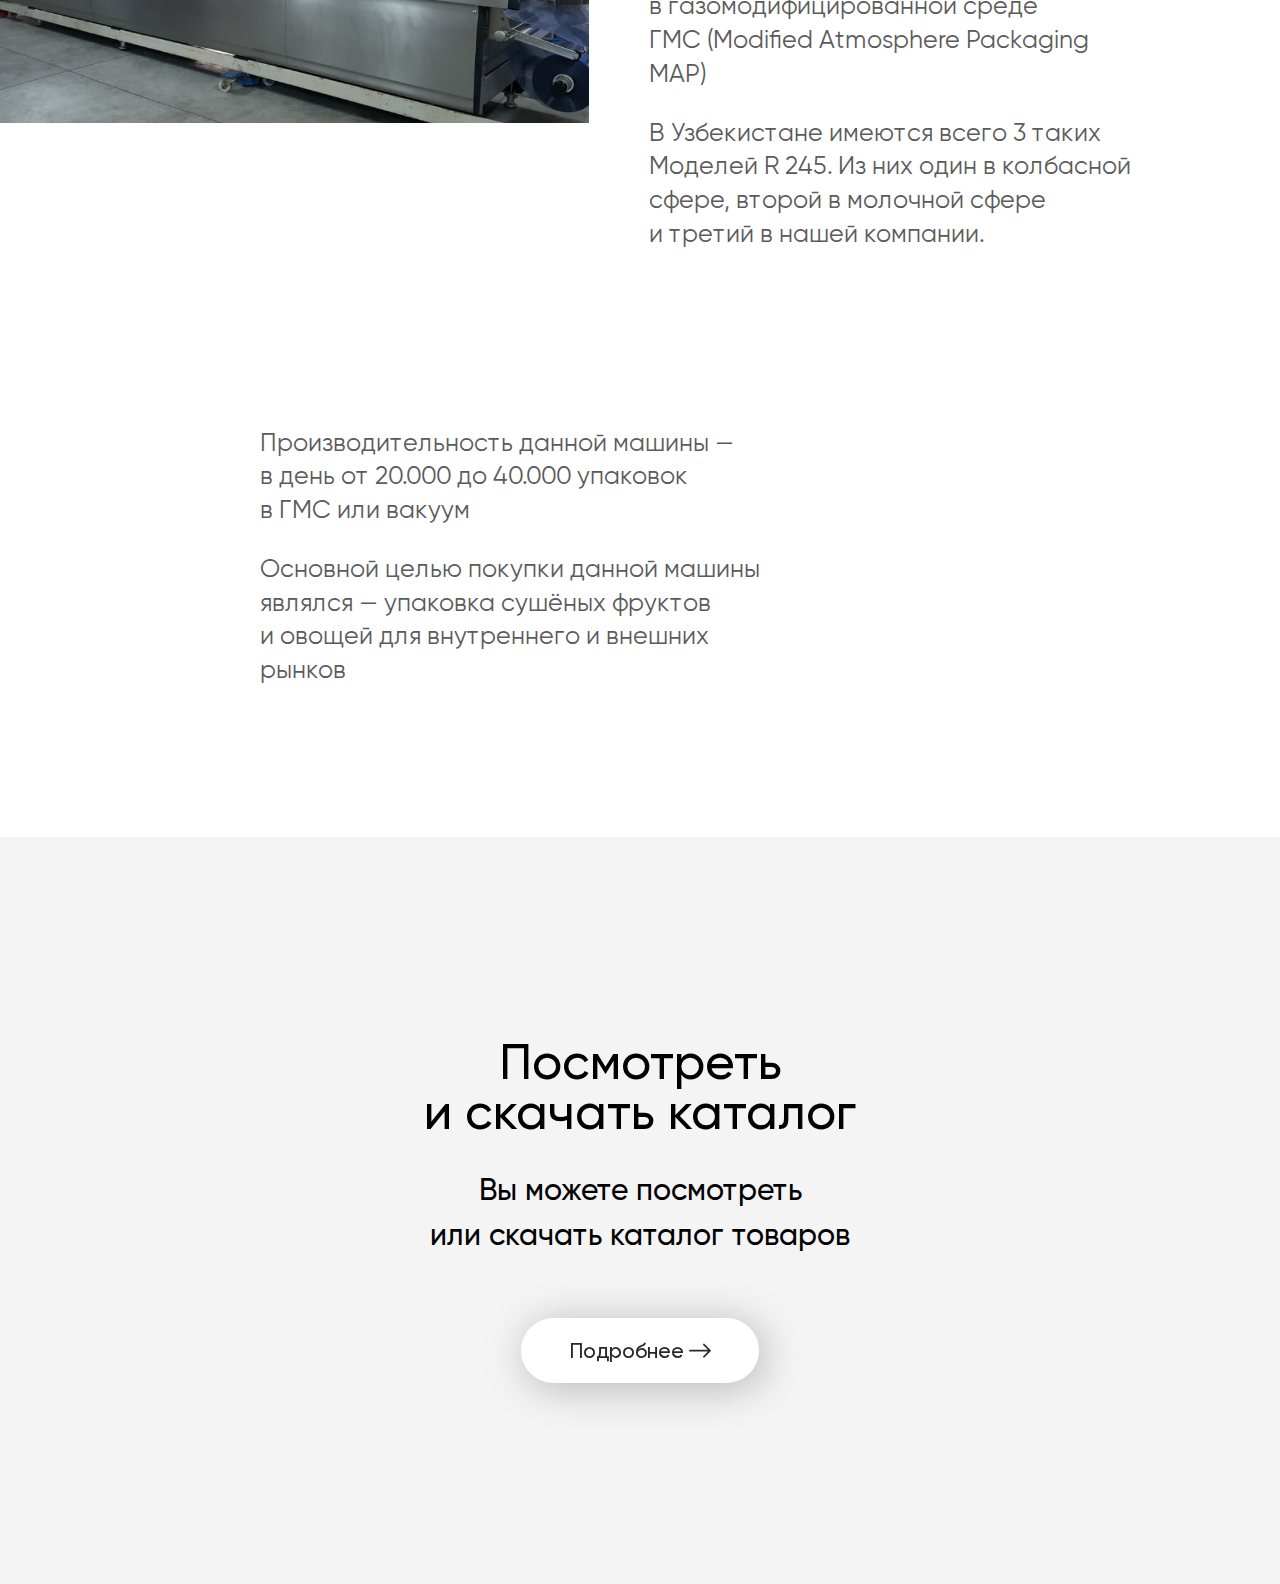
<file: technology.html>
<!DOCTYPE html>
<html>
  <head>
    <title>Technology</title>
    <link rel="stylesheet" type="text/css" href="./css/normalize.css" />
    <link rel="stylesheet" type="text/css" href="./fonts/stylesheet.css" />
    <link
      rel="stylesheet"
      type="text/css"
      href="./libs/swiper/swiper-bundle.min.css"
    />
    <link rel="stylesheet" type="text/css" href="./css/style.css" />
    <meta name="viewport" content="width=device-width, initial-scale=1.0" >
    <meta charset="utf-8">
  </head>

  <body data-barba="wrapper" id="my-scrollbar">

    <div class="loading-container">
      <div class="loading-screen">
      </div>
    </div>

    <header class="white-them">
      <div class="slider-header">
        <div class="container">
          <div class="slider-header-content">
            <div class="slider-header-item">
              <a href="./index.html">J&B Fruits</a>
              <!-- <a href="#">Jahon Exim Group</a> -->
              <div class="social">

                <a href="#">
                  <img src="./images/navbar-instagram.png">
                </a>
                <a href="#">
                  <img src="./images/navbar-youtube.png">
                </a>
                <a href="#">
                  <img src="./images/navbar-facebook.png">
                </a>
              </div>
            </div>
            
            <div class="slider-header-item">
              <button>RU</button>
              <button class="menu-btn">
                MENU 
                <span class="menu-grid">
                  <svg width="31" height="32" viewBox="0 0 31 32" fill="none" xmlns="http://www.w3.org/2000/svg">
                    <path d="M12.7604 4.51562H3.82812V13.4479H12.7604V4.51562Z"/>
                    <path d="M26.7966 4.51562H17.8643V13.4479H26.7966V4.51562Z"/>
                    <path d="M26.7966 18.5518H17.8643V27.4841H26.7966V18.5518Z"/>
                    <path d="M12.7604 18.5518H3.82812V27.4841H12.7604V18.5518Z"/>
                  </svg>
                    
                </span>
              </button>
            </div>
          </div>
        </div>
      </div>
      <div class="menu">
          <div class="menu-left">
            <div class="menu_content">
              <ul class="menu_navbar">
                <li class="active">
                  <a href="./about.html">О НАС</a>
                </li>
                <li>
                  <a href="./catalog.html">КАТАЛОГ</a>
                </li>
                <li>
                  <a href="./partners.html">ПАРТНЁРАМ</a>
                </li>
                <li>
                  <a href="./career.html">КАРЬЕРА</a>
                </li>
                <li>
                  <a href="./contacts.html">КОНТАКТЫ</a>
                </li>
              </ul>
            </div>
          </div>
          <div class="menu-right">
            <div class="menu_content">
              <ul class="menu_navbar"> 
                <li>
                  <a href="./prune.html">Чернослив</a>
                </li>
                <li>
                  <a href="./apple.html">Яблочные Кольца</a>
                </li>
                <li>
                  <a href="./grapes.html">Виноград</a>
                </li>
                <li>
                  <a href="./apricot.html">Курага</a>
                </li>
                <li>
                  <a href="./pear.html">Дольки Груши</a>
                </li>
                <li>
                  <a href="./melon.html">Дольки Дыни</a>
                </li>
              </ul>

              <div class="menu_email">
                <a href="#">е-mail: info@jeg.uz</a>
              </div>

              <div class="menu_footer">
                <div class="menu_footer-item">
                  <p><a href="#">+(998) 93 181 23 22</a></p>
                  <p><a href="#">+(998) 90 970 72 06</a></p>
                </div>
                <div class="menu_footer-item">
                  <p>Узбекистан г. Ташкент,<br> ул. Ойбека 18/1</p>
                </div>
              </div>
            </div>
          </div>
      </div>
    </header>

    <div>
      <main data-barba="container" data-barba-namespace="technology" data-header-theme="dark">
        <div class="page_container about">
          <div class="about-content">

            <div class="container">
              <h1 class="main-title">НАШИ ТЕХНОЛОГИИ</h1>
            </div>
    
            <section class="about-content_img">
              <div class="about-content_left">
                <img src="./images/technology.jpg">
              </div>
              <div class="about-content_right">
                <div class="about-content_right-body">
                  <div class="about-content_title">
                    Упаковочная машина
                  </div>
                  <div class="about-content_info">
                    Модель R 245 является термоформующей упаковочной машиной свободной конфигурации, которая предлагает широкий спектр возможностей дополнительного оснащения. С помощью машины R 245 можно самостоятельно выпускать сложные формы упаковки с высокой степенью производительности. Помимо этого, с учётом максимальной гибкости машину R 245 можно конфигурировать оптимальным образом.
                  </div>
                </div>
              </div>
            </section>
    
            <section class="about-content_text">
              <div class="container">
                <div class="about-content_text-body">
                    <!-- <div class="about-content_title">
                      Наша миссия
                    </div> -->
                    <div class="about-content_info">
                     <p> Данная машина работает с мягкой и жёсткой плёнкой, а также с алюминием и другими упаковочными материалами толщиной до 1000 мкм и шириной до 560 мм. Обеспечивают максимальную глубину вытяжки до 150 мм и максимальную длину вытяжки до 700 мм.</p>
                    </div> 
                </div>
              </div>
            </section>
    
            <section class="about-content_img">
              <div class="about-content_left">
                <img src="./images/technology2.png">
              </div>
              <div class="about-content_right">
                <div class="about-content_right-body">
                  <div class="about-content_title">
                    Возможности <br>упаковочного машины
                  </div>
                  <div class="about-content_info">
                      <p>
                        Одним из основных преимуществ Multivac R245 является упаковка пищевого продукта в газомодифицированной среде ГМС (Modified Atmosphere Packaging MAP)
                      </p>
                      <p>
                        В Узбекистане имеются всего 3 таких Моделей R 245. Из них один в колбасной сфере, второй в молочной сфере и третий в нашей компании.
                      </p>
                  </div>
                </div>
              </div>
            </section>
    
            <section class="about-content_text">
              <div class="container">
                <div class="about-content_text-body">
                    <!-- <div class="about-content_title">
                      Важные событие
                    </div> -->
                    <div class="about-content_info">
                     <p>
                        Производительность данной машины — в день от 20.000 до 40.000 упаковок в ГМС или вакуум
                     </p>
                     <p>
                        Основной целью покупки данной машины являлся — упаковка сушёных фруктов и овощей для внутреннего и внешних рынков
                     </p>
                    </div> 
                </div>
              </div>
            </section>
    
            <section class="question-block">
                <div class="question-block_title">Посмотреть<br>  и скачать каталог</div>
                <div class="question-block_subtitle">
                  Вы можете посмотреть<br> или скачать каталог товаров
                </div>
                <div class="question-block_btn">
                  <button>
                    <span class="slider-navbar-btn__content">
                      Подробнее
                      <span>
                        <img src="images/slider-btn_right-arrow.png" alt="btn" />
                      </span>
                    </span>
                  </button>
                </div>
              </section>
    
          </div>
        </div>
      </main>
    </div>

    <script src="https://code.jquery.com/jquery-3.5.1.min.js"></script>
  <script
      type="text/javascript"
      src="./libs/swiper/swiper-bundle.min.js"
    ></script>
    <script type="text/javascript" src="./libs/anime.min.js"></script>
    <script type="text/javascript" src="./libs/parallax/parallax.min.js"></script>
    <script src="./libs/barba/barba.umd.js"></script>
    <script src="./libs/gsap/gsap.min.js"></script>
    <script src="./libs/smooth-scrolbar/smooth-scrollbar.js"></script>
    <script src="./libs/smooth-scrolbar/overscroll.min.js"></script>
    <script type="text/javascript" src="./js/main.js"></script>
  </body>
</html>
</file>
<file: fonts/stylesheet.css>
@font-face {
    font-family: 'Gilroy';
    src: url('Gilroy-ExtraBold.eot');
    src: local('Gilroy ExtraBold'), local('Gilroy-ExtraBold'),
        url('Gilroy-ExtraBold.eot?#iefix') format('embedded-opentype'),
        url('Gilroy-ExtraBold.woff') format('woff'),
        url('Gilroy-ExtraBold.ttf') format('truetype');
    font-weight: 800;
    font-style: normal;
}

@font-face {
    font-family: 'Gilroy';
    src: url('Gilroy-Heavy.eot');
    src: local('Gilroy Heavy'), local('Gilroy-Heavy'),
        url('Gilroy-Heavy.eot?#iefix') format('embedded-opentype'),
        url('Gilroy-Heavy.woff') format('woff'),
        url('Gilroy-Heavy.ttf') format('truetype');
    font-weight: 900;
    font-style: normal;
}

@font-face {
    font-family: 'Gilroy';
    src: url('Gilroy-LightItalic.eot');
    src: local('Gilroy Light Italic'), local('Gilroy-LightItalic'),
        url('Gilroy-LightItalic.eot?#iefix') format('embedded-opentype'),
        url('Gilroy-LightItalic.woff') format('woff'),
        url('Gilroy-LightItalic.ttf') format('truetype');
    font-weight: 300;
    font-style: italic;
}

@font-face {
    font-family: 'Gilroy';
    src: url('Gilroy-ThinItalic.eot');
    src: local('Gilroy Thin Italic'), local('Gilroy-ThinItalic'),
        url('Gilroy-ThinItalic.eot?#iefix') format('embedded-opentype'),
        url('Gilroy-ThinItalic.woff') format('woff'),
        url('Gilroy-ThinItalic.ttf') format('truetype');
    font-weight: 100;
    font-style: italic;
}

@font-face {
    font-family: 'Gilroy';
    src: url('Gilroy-BlackItalic.eot');
    src: local('Gilroy Black Italic'), local('Gilroy-BlackItalic'),
        url('Gilroy-BlackItalic.eot?#iefix') format('embedded-opentype'),
        url('Gilroy-BlackItalic.woff') format('woff'),
        url('Gilroy-BlackItalic.ttf') format('truetype');
    font-weight: 900;
    font-style: italic;
}

@font-face {
    font-family: 'Gilroy';
    src: url('Gilroy-BoldItalic.eot');
    src: local('Gilroy Bold Italic'), local('Gilroy-BoldItalic'),
        url('Gilroy-BoldItalic.eot?#iefix') format('embedded-opentype'),
        url('Gilroy-BoldItalic.woff') format('woff'),
        url('Gilroy-BoldItalic.ttf') format('truetype');
    font-weight: bold;
    font-style: italic;
}

@font-face {
    font-family: 'Gilroy';
    src: url('Gilroy-SemiBold.eot');
    src: local('Gilroy SemiBold'), local('Gilroy-SemiBold'),
        url('Gilroy-SemiBold.eot?#iefix') format('embedded-opentype'),
        url('Gilroy-SemiBold.woff') format('woff'),
        url('Gilroy-SemiBold.ttf') format('truetype');
    font-weight: 600;
    font-style: normal;
}

@font-face {
    font-family: 'Gilroy';
    src: url('Gilroy-UltraLightItalic.eot');
    src: local('Gilroy UltraLight Italic'), local('Gilroy-UltraLightItalic'),
        url('Gilroy-UltraLightItalic.eot?#iefix') format('embedded-opentype'),
        url('Gilroy-UltraLightItalic.woff') format('woff'),
        url('Gilroy-UltraLightItalic.ttf') format('truetype');
    font-weight: 200;
    font-style: italic;
}

@font-face {
    font-family: 'Gilroy';
    src: url('Gilroy-SemiBoldItalic.eot');
    src: local('Gilroy SemiBold Italic'), local('Gilroy-SemiBoldItalic'),
        url('Gilroy-SemiBoldItalic.eot?#iefix') format('embedded-opentype'),
        url('Gilroy-SemiBoldItalic.woff') format('woff'),
        url('Gilroy-SemiBoldItalic.ttf') format('truetype');
    font-weight: 600;
    font-style: italic;
}

@font-face {
    font-family: 'Gilroy';
    src: url('Gilroy-Light.eot');
    src: local('Gilroy Light'), local('Gilroy-Light'),
        url('Gilroy-Light.eot?#iefix') format('embedded-opentype'),
        url('Gilroy-Light.woff') format('woff'),
        url('Gilroy-Light.ttf') format('truetype');
    font-weight: 300;
    font-style: normal;
}

@font-face {
    font-family: 'Gilroy';
    src: url('Gilroy-MediumItalic.eot');
    src: local('Gilroy Medium Italic'), local('Gilroy-MediumItalic'),
        url('Gilroy-MediumItalic.eot?#iefix') format('embedded-opentype'),
        url('Gilroy-MediumItalic.woff') format('woff'),
        url('Gilroy-MediumItalic.ttf') format('truetype');
    font-weight: 500;
    font-style: italic;
}

@font-face {
    font-family: 'Gilroy';
    src: url('Gilroy-ExtraBoldItalic.eot');
    src: local('Gilroy ExtraBold Italic'), local('Gilroy-ExtraBoldItalic'),
        url('Gilroy-ExtraBoldItalic.eot?#iefix') format('embedded-opentype'),
        url('Gilroy-ExtraBoldItalic.woff') format('woff'),
        url('Gilroy-ExtraBoldItalic.ttf') format('truetype');
    font-weight: 800;
    font-style: italic;
}

@font-face {
    font-family: 'Gilroy';
    src: url('Gilroy-Regular.eot');
    src: local('Gilroy Regular'), local('Gilroy-Regular'),
        url('Gilroy-Regular.eot?#iefix') format('embedded-opentype'),
        url('Gilroy-Regular.woff') format('woff'),
        url('Gilroy-Regular.ttf') format('truetype');
    font-weight: normal;
    font-style: normal;
}

@font-face {
    font-family: 'Gilroy';
    src: url('Gilroy-HeavyItalic.eot');
    src: local('Gilroy Heavy Italic'), local('Gilroy-HeavyItalic'),
        url('Gilroy-HeavyItalic.eot?#iefix') format('embedded-opentype'),
        url('Gilroy-HeavyItalic.woff') format('woff'),
        url('Gilroy-HeavyItalic.ttf') format('truetype');
    font-weight: 900;
    font-style: italic;
}

@font-face {
    font-family: 'Gilroy';
    src: url('Gilroy-Medium.eot');
    src: local('Gilroy Medium'), local('Gilroy-Medium'),
        url('Gilroy-Medium.eot?#iefix') format('embedded-opentype'),
        url('Gilroy-Medium.woff') format('woff'),
        url('Gilroy-Medium.ttf') format('truetype');
    font-weight: 500;
    font-style: normal;
}

@font-face {
    font-family: 'Gilroy';
    src: url('Gilroy-RegularItalic.eot');
    src: local('Gilroy Regular Italic'), local('Gilroy-RegularItalic'),
        url('Gilroy-RegularItalic.eot?#iefix') format('embedded-opentype'),
        url('Gilroy-RegularItalic.woff') format('woff'),
        url('Gilroy-RegularItalic.ttf') format('truetype');
    font-weight: normal;
    font-style: italic;
}

@font-face {
    font-family: 'Gilroy';
    src: url('Gilroy-UltraLight.eot');
    src: local('Gilroy UltraLight'), local('Gilroy-UltraLight'),
        url('Gilroy-UltraLight.eot?#iefix') format('embedded-opentype'),
        url('Gilroy-UltraLight.woff') format('woff'),
        url('Gilroy-UltraLight.ttf') format('truetype');
    font-weight: 200;
    font-style: normal;
}

@font-face {
    font-family: 'Gilroy';
    src: url('Gilroy-Bold.eot');
    src: local('Gilroy Bold'), local('Gilroy-Bold'),
        url('Gilroy-Bold.eot?#iefix') format('embedded-opentype'),
        url('Gilroy-Bold.woff') format('woff'),
        url('Gilroy-Bold.ttf') format('truetype');
    font-weight: bold;
    font-style: normal;
}

@font-face {
    font-family: 'Gilroy';
    src: url('Gilroy-Thin.eot');
    src: local('Gilroy Thin'), local('Gilroy-Thin'),
        url('Gilroy-Thin.eot?#iefix') format('embedded-opentype'),
        url('Gilroy-Thin.woff') format('woff'),
        url('Gilroy-Thin.ttf') format('truetype');
    font-weight: 100;
    font-style: normal;
}

@font-face {
    font-family: 'Gilroy';
    src: url('Gilroy-Black.eot');
    src: local('Gilroy Black'), local('Gilroy-Black'),
        url('Gilroy-Black.eot?#iefix') format('embedded-opentype'),
        url('Gilroy-Black.woff') format('woff'),
        url('Gilroy-Black.ttf') format('truetype');
    font-weight: 900;
    font-style: normal;
}
</file>
<file: css/style.css>
html,
body {
  margin: 0;
  padding: 0;
  /*overflow: hidden;*/
}

body {
  /* font-family: tahoma; */
  font-family: "Gilroy";
  font-style: normal;
  /* background: #fff; */
  position: relative;

  display: block;
  /* width: 100%;
  height: auto; */
  /* min-height: 100%;
  min-height: 100vh; */
  height: 100vh;
}
/*default*/
a {
  text-decoration: none;
}
button {
  background: transparent;
  border: none;
  font-family: inherit;
}
button:focus {
  outline: none;
}
button:hover {
  cursor: pointer;
}
/*default*/
.wrapper {
  width: 100%;
  height: auto;
  margin: 0 auto;
  position: relative;
  background: #e74cbc;
  overflow: hidden;
  transition: background-color 0.4s ease-in-out;
}

/* Loading Screen Styling */

.loading-screen {
  position: relative;
  padding-left: 0;
  padding-right: 0;
  padding-top: 0;
  background-color: #e78acd;
  width: 100%;
  height: 100%;
  transform: scaleY(0) skewX(0);
  transform-origin: top left;
  z-index: 9999;
}

.loading-container {
  position: fixed;
  top: 0;
  left: 0;
  width: 100%;
  height: 100vh;
  overflow: hidden;
  z-index: 9999;
  pointer-events: none;
}

/* Loading Screen Styling Ends */
.container {
  max-width: 1600px;
  margin: 0 auto;
  overflow: hidden;
}

.slider {
  position: relative;
  display: block;
  width: 100%;
  height: 100%;
  height: 100vh;
  overflow: hidden;
}
.slider-transition {
  position: absolute;
  height: 100%;
  width: 0;
  background: rgba(0, 0, 0, 0.1);
  top: 0;
  left: 0;
}
.animate {
  animation-name: sliderTransition;
  animation-timing-function: linear;
  animation-duration: 5s;
}
@keyframes sliderTransition {
  from {
    width: 0;
  }
  to {
    width: 100%;
  }
}
.call-me {
  position: fixed;
  z-index: 14;
  right: 0;
  bottom: 100px;
}
.call-me a {
  display: inline-block;
  background-color: #fff;
  padding: 25px 105px 25px 40px;
  box-shadow: 5px 5px 20px rgba(0, 0, 0, 0.2);
  border-radius: 50px 0px 0px 50px;
  font-weight: normal;
  font-size: 22.7768px;
  line-height: 26px;
  /* text-transform: capitalize; */

  color: #000000;
}
.call-me span:first-child {
  padding-right: 10px;
}
.slider-header {
  position: fixed;
  width: 100%;
  top: 100px;
  z-index: 25;
}
.slider-header-content {
  display: flex;
  justify-content: space-between;
}
.slider-header-item {
  display: flex;
}
.slider-header-item a {
  font-weight: 600;
  font-size: 30px;
  line-height: 36px;
  color: #fff;
  transition: color 1s ease-in-out;
  /* animation-delay: 1s; */
}

.slider-header.active .slider-header-item a {
  color: #000;
}

/* .slider-header-item a:first-child {
  padding-right: 55px;
  border-right: 6px solid;
  border-color: #fff;
  margin-right: 55px;
  transition: "border-color" 1s ease-in-out;
} */
/* .slider-header.active .slider-header-item a:first-child {
  border-color: #000;
} */
.slider-header .slider-header-item .social {
  display: none;
  transition: display 1s ease-in-out;
  padding-left: 670px;
}
.slider-header.active .slider-header-item .social {
  transition: display 1s ease-in-out;
  display: block;
}
.slider-header.active .slider-header-item .social a:first-child {
  padding-right: 25px;
  border: none;
  margin-right: 0;
}
.slider-header.active .slider-header-item .social a {
  padding-right: 25px;
}

.slider-header-item button {
  font-weight: 600;
  font-size: 30px;
  line-height: 36px;
  color: #fff;
  transition: color 0.4s ease-in-out;
}
.slider-header.active .slider-header-item button {
  color: #000;
}

.slider-header-item button:nth-child(2) {
  display: flex;
  /*align-items: center;*/
  padding-left: 80px;
}
.slider-header.active .slider-header-item button:nth-child(2) {
  color: #bf12bf;
}
.slider-header .menu-grid svg {
  transition: all 0.4s ease-in-out;
  /* transform-origin: center center; */
}
.slider-header.active .menu-grid svg {
  transform: rotate(180deg) translateX(-10px);
}
.slider-header.active .menu-grid path {
  fill: #bf12bf;
}
.slider .swiper-container {
  width: 100%;
  height: 100%;
}
.slider .swiper-slide {
  font-size: 18px;
  background: transparent;
  /*clip-path: circle(100% at 50% 50%);*/
  /* Center slide text vertically */
  display: -webkit-box;
  display: -ms-flexbox;
  display: -webkit-flex;
  display: flex;
  -webkit-box-pack: center;
  -ms-flex-pack: center;
  -webkit-justify-content: center;
  justify-content: center;
  -webkit-box-align: center;
  -ms-flex-align: center;
  -webkit-align-items: center;
  align-items: center;
  position: relative;
}

.swiper-slide_content {
  width: 1920px;
  height: 100%;
  position: absolute;
  transition: background-color 0.4s ease-in-out;
}

.slider .swiper-pagination {
  width: auto !important;
  left: 50%;
  transform: translateX(-50%);
  bottom: 100px !important;
  /*border-bottom: 1px solid #DBDBDB;*/
  padding-bottom: 13px;
}
.slider .swiper-pagination-bullet {
  background: transparent;
  width: auto;
  height: auto;
  display: inline-block;
  border-radius: 0;
  color: #dbdbdb;
  opacity: 1;
  font-family: Gilroy;
  font-style: normal;
  font-weight: 500;
  font-size: 22.7768px;
  line-height: 27px;
  margin: 0 !important;
  text-align: center;
  /*margin-right: 30px !important;*/
  padding: 0 15px;
  position: relative;
  transition: all 0.4s;
  outline: none;
}

.slider .swiper-pagination-bullet:before {
  content: "";
  position: absolute;
  bottom: -10px;
  left: 0;
  width: 100%;
  height: 1px;
  background-color: #dbdbdb;
  transition: all 0.4s ease-in-out;
}
.slider .swiper-pagination-bullet:after {
  content: "";
  position: absolute;
  bottom: -10px;
  left: auto;
  width: 0;
  right: 0;
  height: 3px;
  background-color: #fff;
  transition: all 0.4s ease-in-out;
}
.slider .swiper-pagination-bullet-active:after {
  width: 100%;
  right: 0;
  left: 0;
}
.slider .swiper-pagination-bullet:last-child {
  margin-right: 0 !important;
}
.slider .swiper-pagination-bullet-active {
  color: #fff;
}
.slider .swiper-pagination-bullet-active:before {
  /*display: none;*/
}

.back__element {
  position: absolute;
  /* top: calc(50% - 350px); */
  top: 50%;
  left: 545px;
  transform: translateY(-57%);
  z-index: 1;
}
.front1__element {
  position: absolute;
  top: calc(50% - 205px);
  left: 247px;
  z-index: 3;
}

.title__element {
  position: absolute;
  top: 50%;
  left: 50%;
  height: 170px;
  transform: translateX(-50%) rotate(0) translateY(-50%);
  z-index: 2;
  font-weight: 500;
  font-size: calc(54px + 86 * (100vw / 1920));
  line-height: 100%;
  color: #ffffff;
  width: 100%;
  text-align: center;
  overflow: hidden;
  text-transform: capitalize;
}

.front2__element {
  position: absolute;
  /* top: calc(50% - 215px); */
  top: 50%;
  left: 57%;
  z-index: 3;
  transform: translateY(-38%);
}

.apple .front1__element {
  top: calc(50% - 16%);
  left: 150px;
}
.apple .front2__element {
  top: calc(50% - 16%);
  left: 71%;
}
.grapes .back__element {
  left: 210px;
}
.apricot .front1__element {
  top: calc(50% - 10%);
  left: 315px;
}
.apricot .front2__element {
  left: 62%;
}
.apricot .back__element {
  left: 650px;
}
.melon .front1__element {
  left: 80px;
  top: calc(50% - 23%);
}
.melon .front2__element {
  left: 65%;
}
.slider-navbar-btn {
  position: absolute;
  bottom: 260px;
  left: 50%;
  transform: translateX(-50%);
  z-index: 11;
}
.slider-navbar-btn button,
.slider-navbar-btn a {
  border-radius: 10px;
  font-weight: 500;
  font-size: 21.4128px;
  line-height: 25px;
  color: #282828;
  filter: drop-shadow(5px 5px 20px rgba(0, 0, 0, 0.25));
}
.slider-navbar-btn__content {
  background-color: #fff;
  padding: 20px 48px;
  display: inline-block;
  border-radius: 10px;
  border-radius: 48px;
}
.slider-navbar-dots ul {
  list-style: none;
  padding: 0;
  margin: 0;
  display: flex;
  border-bottom: 1px solid #dbdbdb;
}
.slider-navbar-dots ul li {
  margin-right: 30px;
}
.slider-navbar-dots ul li a {
  font-weight: 500;
  font-size: 22.7768px;
  line-height: 27px;
  color: #dbdbdb;
  text-transform: capitalize;
}
.slider-navbar-dots ul li.active a {
  color: #fff;
}

[data-id] {
  display: block;
}
.menu {
  position: fixed;
  width: 100%;
  height: 100%;
  z-index: 15;
  background-color: yellow;
  clip-path: circle(0px at 88% 13%);
  /* opacity: 0; */
  transition: clip-path 1s linear;
  display: flex;
}
.menu.active {
  clip-path: circle(125% at 88% 13%);
  opacity: 1;
  height: 100vh;
  transition: clip-path 1s linear;
}
.product .menu {
  /* clip-path: circle(0% at 88% 3%); */
}
.product_menu {
  clip-path: circle(0% at 88% 3%);
}
.product .menu.active {
  clip-path: circle(200% at 88% 3%);
}
.white-them .menu {
  clip-path: circle(0% at 88% 3.7%);
}
.white-them .menu.active {
  clip-path: circle(200% at 88% 3%);
}

.menu-left {
  background-color: #ffffff;
  width: 43%;
}
.menu-right {
  background-color: #f9d480;
  width: 57%;
}
.menu_content {
  padding-top: 250px;
  padding-left: 160px;
}
.menu-right .menu_content {
  padding-left: 138px;
  padding-right: 160px;
}
.menu_navbar {
  padding-left: 0;
  list-style: none;
  margin: 0;
  list-style: none;
}
.menu_navbar a {
  font-weight: 500;
  font-size: 88.9349px;
  line-height: 105px;
  transition: color 0.3s ease-in-out;
  color: #000000;
}
.menu_navbar a:hover {
  color: #bf12bf;
}
.menu_navbar .active a {
  color: #bf12bf;
}
.menu-right .menu_navbar a {
  font-size: 25px;
  line-height: 35px;
}
.menu_email {
  margin: 74px 0;
}
.menu_email a {
  font-weight: 500;
  font-size: 68.1818px;
  line-height: 80px;
  color: #bf12bf;
}
.menu_footer {
  display: flex;
  justify-content: space-between;
}
.menu_footer a {
  font-weight: 600;
  font-size: 34.078px;
  line-height: 41px;
  color: #000000;
}
.menu_footer p {
  font-weight: 600;
  font-size: 30px;
  line-height: 36px;

  color: #000000;
  margin: 0;
}
.main-title {
  font-weight: 500;
  font-size: 50px;
  line-height: 59px;
  color: #282828;
  padding-left: 260px;
  margin: 0;
  margin-bottom: 41px;
}
.menu-grid svg {
  padding-left: 10px;
}
.menu-grid path {
  fill: white;
  transition: all 0.4s;
}
.white-them {
  background-color: #fff;
}
.white-them .slider-header-item a {
  color: #000;
}
/* .white-them .slider-header-item a:first-child {
  border-color: #000;
} */
.white-them .slider-header-item button {
  color: #000;
}
.white-them .menu-grid path {
  fill: #bf12bf;
}
/* .page_container {
  width: 1920px;
  margin: 0 auto;
} */
/*-------------------------------------------about*/
.about {
  /* overflow: hidden; */
  overflow-y: auto;
}
.about .wrapper {
  overflow: hidden;
}

.about-content {
  padding-top: 265px;
}
.about-content_img {
  display: flex;
}
.about-content_left {
  width: 46%;
}
.about-content_left img {
  width: 100%;
}
.about-content_right {
  width: 54%;
}
.about-content_right-body {
  padding-left: 60px;
}
.about-content_title {
  font-weight: 600;
  font-size: 30px;
  line-height: 36px;
  color: #000000;
  margin-bottom: 20px;
}
.about-content_info {
  font-weight: normal;
  font-size: 25px;
  line-height: 135%;
  color: #5b5b5b;
  width: 500px;
}
.about-content_info p {
  margin-top: 0;
}
.about-content_text-body {
  padding: 150px 260px 125px;
}

/*-------------------------------------------about*/
.question-block {
  padding: 200px 0;
  text-align: center;
  background-color: #f4f4f4;
}
.question-block_title {
  font-weight: 500;
  font-size: 50.2703px;
  line-height: 100%;
  color: #000000;
  margin-bottom: 30px;
}
.question-block_subtitle {
  font-weight: 500;
  font-size: 30px;
  line-height: 150%;
  margin-bottom: 60px;
}
.question-block_btn button {
  border-radius: 10px;
  font-weight: 500;
  font-size: 21.4128px;
  line-height: 25px;
  color: #282828;
  filter: drop-shadow(5px 5px 20px rgba(0, 0, 0, 0.25));
}
/*-------------------------------------------partners*/
.partner {
  overflow-y: auto;
}
.partner-content {
  padding-top: 265px;
}
.partner-header {
  display: flex;
}
.partner-header_left {
  width: 50%;
  padding-left: 420px;
  padding-top: 50px;
  align-self: center;
}
.partner-header_left-item {
  display: flex;
  margin-bottom: 50px;
}
.left-item_num {
  width: 96px;
  font-weight: 500;
  font-size: 30px;
  line-height: 35px;
  color: #282828;
}
.left-item_text {
  width: 389px;
  font-weight: 500;
  font-size: 25px;
  line-height: 29px;
  color: #828282;
}
.partner-header_right {
  width: 50%;
}
.partner-header_right img {
  width: 100%;
}
.partner-offer {
  display: flex;
}
.partner-offer_left {
  width: 46%;
}
.partner-offer_left img {
  width: 100%;
  height: 100%;
}
.partner-offer_right {
  width: 54%;
  align-self: center;
  padding-left: 61px;
}
.partner-offer_title {
  font-weight: 600;
  font-size: 30px;
  line-height: 36px;
  color: #000000;
}
.partner-offer_right-block {
  width: 501px;
}
.partner-offer_right p {
  font-weight: normal;
  font-size: 25px;
  line-height: 135%;
  color: #5b5b5b;
  margin-top: 0;
}
.certificate {
  padding: 200px 0;
}
.certificate-info {
  width: 630px;
  font-weight: 500;
  font-size: 30px;
  line-height: 35px;
  color: #282828;
  padding-left: 420px;
  margin-bottom: 96px;
}
.certificate-block {
  display: flex;
  justify-content: center;
}
.certificate-block_item {
  margin-right: 105px;
}
.certificate-block_item:last-child {
  /* margin-right: 0; */
}

/*-------------------------------------------partners*/

/*-------------------------------------------career*/
.career {
  padding-top: 95px;
  padding-bottom: 150px;
}
.career-content {
  padding-top: 265px;
}
.career-block_item {
  display: flex;
  margin-bottom: 70px;
}
.career-block_item-left {
  width: 50%;
}
.career-block_item-right {
  width: 50%;
}
.career-block_item-left img {
  padding-left: 420px;

  width: 480px;
}
.item-right_block {
  width: 501px;
}
.career-title {
  font-weight: 500;
  font-size: 30px;
  line-height: 35px;
  color: #bf12bf;
  margin: 0;
  margin-bottom: 20px;
}
.career-subtitle {
  font-weight: 500;
  font-size: 16px;
  line-height: 19px;
  color: #828282;
  margin-bottom: 15px;
}
.career-comment_title {
  font-weight: 500;
  font-size: 20px;
  line-height: 24px;
  color: #282828;
  margin-bottom: 15px;
}
.career-comment p {
  font-size: 16px;
  line-height: 135%;
  color: #5b5b5b;
  margin-top: 0;
}

/*-------------------------------------------career*/

/*-------------------------------------------contacts*/
.contacts-content {
  padding-top: 265px;
}
.contacts {
  padding-bottom: 110px;
}
.contacts-block {
  display: flex;
}
.contacts-block_left {
  width: 47%;
  padding-left: 420px;
}
.contacts-block_right {
  width: 53%;
}
.contacts-item {
  margin-bottom: 41px;
}
.contacts-title {
  font-weight: 600;
  font-size: 27px;
  line-height: 32px;
  color: #282828;
  margin-bottom: 10px;
}
.contacts-info {
  font-weight: normal;
  font-size: 25px;
  line-height: 130%;
  color: #282828;
}
.contacts-info h3 {
  margin-top: 0;
}
.contacts-info h3 a {
  font-weight: 500;
  font-size: 50px;
  line-height: 59px;
  color: #bf12bf;
}
.contacts-block_right .contacts-item {
  margin-top: 13px;
  /* text-align: center;
   */
  padding-left: 390px;
}
.contacts-block_right .contacts-title {
  margin-bottom: 15px;
}
.contacts-block_right .social a {
  margin-right: 32px;
}
/*-------------------------------------------contacts*/

/*-------------------------------------------product-apple*/
.product {
  overflow-y: auto;
  /* background-color: #fff; */
}
.product-header {
  /* padding: 286px 355px 255px; */
  position: relative;
  height: 1000px;
  /* background-color: #e78d8a; */
}
.arrow-down {
  position: absolute;
  bottom: 120px;
  left: 50%;
  transform: translateX(-50%);
  animation: arrowDown 1.2s infinite linear;
}

@keyframes arrowDown {
  from {
    bottom: 140px;
  }
  80% {
    bottom: 100px;
  }
  to {
    bottom: 100px;
  }
}

.product.apple {
  background-color: #e78d8a;
}
.apple .product-question {
  background-color: #d3544f;
}
.apple-img_block {
  background-color: #c4c4c4;
}
.apple .back_product_element {
  top: 115px;
  left: 360px;
}
.apple .front_product_element1 {
  top: 384px;
  left: 75px;
}
.apple .front_product_element2 {
  top: 205px;
  right: 30px;
}
/* melon */
.product.melon {
  background-color: #e7c78a;
}
.melon .product-header_img {
  background-color: #e7ce4c;
}
.melon .product-question {
  background-color: #d3ae4f;
}
.melon .back_product_element {
  top: 130px;
  left: 471px;
}
.melon .front_product_element1 {
  top: 356px;
  left: 113px;
}
.melon .front_product_element1 img {
  width: 727px;
  height: 727px;
}
.melon .front_product_element2 {
  top: 325px;
  right: -50px;
}
.melon .front_product_element2 img {
  width: 625px;
  height: 625px;
}

/* melon */

/* prune*/
.product.prune {
  background-color: #e78acd;
}
.prune .product-header_img {
  background-color: #e74cbc;
}
.prune .product-question {
  background-color: #d34fc6;
}

/* prune*/

/* pear*/
.product.pear {
  background-color: #e7d88a;
}
.pear .product-header_img {
  background-color: #e7b24c;
}

.pear .product-question {
  background-color: #d3c64f;
}

.pear .back_product_element {
  top: 177px;
  left: 374px;
}
.pear .front_product_element1 {
  top: 350px;
  left: 57px;
}
/* .pear .front_product_element1 img {
  width: 418px;
  height: 418px;
} */
.pear .front_product_element2 {
  top: 207px;
  right: -18px;
}
/* .pear .front_product_element2 img {
  width: 549px;
  height: 549px;
} */

/* pear*/

/* grapes */
.product.grapes {
  background-color: #8aafe7;
}
.grapes .product-header_img {
  background-color: #4c8ae7;
}

.grapes .product-question {
  background-color: #4f84d3;
}
.grapes .back_product_element {
  top: 165px;
  left: 210px;
}
.grapes .front_product_element2 {
  top: 348px;
  right: 222px;
}
.grapes .front_product_element2 img {
  height: 680px;
}

/* grapes */

/* apricot */
.product.apricot {
  background-color: #e7bc8a;
}
.apricot .product-header_img {
  background-color: #e7a04c;
}

.apricot .product-question {
  background-color: #d3964f;
}
.apricot .back_product_element {
  top: 167px;
  left: 611px;
}
.apricot .back_product_element img {
  width: 596px;
  height: 596px;
}
.apricot .front_product_element1 {
  top: 384px;
  left: 277px;
}
.apricot .front_product_element1 img {
  width: 528px;
  height: 528px;
}
.apricot .front_product_element2 {
  top: 243px;
  right: 112px;
}
.apricot .front_product_element2 img {
  width: 603px;
  height: 603px;
}
/* apricot */

.product-header_info {
  position: absolute;
  top: 50%;
  left: 50%;
  transform: translateX(-50%) rotate(0) translateY(-50%);
  width: 100%;
  text-align: center;
  z-index: 2;
}
.product-header_info-title {
  font-weight: 500;
  font-size: 144px;
  line-height: 70px;
  /* text-transform: uppercase; */
  color: #ffffff;
}

.back_product_element {
  position: absolute;
  z-index: 1;
  top: 200px;
  left: 577px;
  margin-top: -10px;
  z-index: 1;
}
.front_product_element1 {
  position: absolute;
  z-index: 3;
  top: 304px;
  left: 236px;
  margin-top: -16px;
}
/* [data-fruit="apple"] {
  transform: translate(0) !important;
} */
[data-move] {
  transition: all 0.5s linear;
}
.front_product_element2 {
  position: absolute;
  z-index: 2;
  top: 303px;
  right: 210px;
  margin-top: -18px;
  z-index: 3;
}

.product-info {
  /* background-color: #e78d8a; */
  padding: 200px 0;
  position: relative;
}
.product-info_content {
  width: 485px;
  margin: 0 auto;
}
.product-info_content p {
  font-weight: 500;
  font-size: 25px;
  line-height: 150%;
  text-align: center;
  color: #ffffff;
}
.product-info_img {
  position: absolute;
  left: 0;
  /* bottom: -260px; */
  top: 0;
}
.prune .product-info_img {
  right: 0;
  left: auto;
}
.product-question {
  padding: 200px 0;
  /* background-color: #e7524c; */
  text-align: center;
}
.product-question_title {
  font-weight: 500;
  font-size: 50.2703px;
  line-height: 100%;
  color: #ffffff;
  margin-top: 0;
}
.product-question_subtitle {
  font-weight: 500;
  font-size: 30px;
  line-height: 150%;
  color: #ffffff;
  margin-bottom: 60px;
}
.product-question_btn button {
  border-radius: 10px;
  font-weight: 500;
  font-size: 21.4128px;
  line-height: 25px;
  color: #282828;
  filter: drop-shadow(5px 5px 20px rgba(0, 0, 0, 0.25));
}

/*-------------------------------------------product-apple*/

/*-------------------------------------------products-all*/

/* >>>>>>>>>>>>>>>>>>>>>>>>>>>>>>>>>>>>>>>>>>>>>>>>>>>>>>>>>>>catalog_old */

/* .products_title {
  font-weight: 500;
  font-size: 50px;
  line-height: 59px;
  color: #282828;
  margin: 0;
  padding-top: 255px;
  padding-bottom: 35px;
}
.products-sort {
  background-color: #f5f5f5;
  padding: 55px 0;
}
.products-sort ul {
  display: flex;
  list-style: none;
  align-items: center;
  padding: 0;
  margin: 0;
}
.products-sort ul li {
  font-weight: 500;
  font-size: 25px;
  line-height: 29px;
  color: #000000;
  margin-right: 15px;
}
.products-sort ul li:first-child {
  margin-right: 31px;
}
.products-sort ul li.fltr-controls {
  font-weight: 500;
  font-size: 16px;
  line-height: 100%;
  color: #000000;
  border: 1px solid #000000;
  box-sizing: border-box;
  border-radius: 85px;
  padding: 11px 20px;
}
.products-sort ul li.fltr-controls:hover,
.products-sort ul li.fltr-controls.active {
  cursor: pointer;
  transition: all 0.3s ease-in-out;
  background-color: #000;
  color: #fff;
}
.filtr-container {
  padding: 80px 0 !important;
}
.filtr-item .filter-item_img img {
  background: #f4f4f4;
  width: 100%;
  height: 100%;
}
.item-desc {
  font-style: normal;
  font-weight: normal;
  font-size: 30px;
  line-height: 100%;
  color: #000000;
  margin-top: 25px;
  position: relative;
}
.products_bio {
  font-weight: 800;
  font-size: 30px;
  line-height: 100%;
  text-transform: uppercase;
  color: #21d373;
  position: absolute;
  right: 0;
  top: 0;
} */
/* >>>>>>>>>>>>>>>>>>>>>>>>>>>>>>>>>>>>>>>>>>>>>>>>>>>>>>>>>>>catalog_old */

/* <<<<<<<<<<<<<<<<<<<<<<<<<<calaog2 */

.products-content {
  padding-top: 253px;
}
.products_title {
  font-weight: 500;
  font-size: 50px;
  line-height: 59px;
  color: #282828;
  margin: 0;
  padding-bottom: 50px;
}
.products-list_item-title {
  font-weight: 600;
  font-size: 30px;
  line-height: 100%;
  text-transform: capitalize;
  color: #000000;
  margin-bottom: 50px;
  position: relative;
}
.products-list_item-title::after {
  display: block;
  content: "";
  position: absolute;
  height: 1px;
  background-color: #000;
  width: 100%;
  top: 16px;
  right: -225px;
}

.products-list_item-block {
  display: flex;
  flex-wrap: wrap;
  justify-content: space-between;
}

.filtr-item {
  flex: 0 0 23%;
  margin-bottom: 63px;
}

.filtr-item .filter-item_img img {
  background: #f4f4f4;
  width: 100%;
  height: 100%;
}
.item-desc {
  font-style: normal;
  font-weight: normal;
  font-size: 30px;
  line-height: 100%;
  color: #000000;
  margin-top: 25px;
  position: relative;
}
.products_bio {
  font-weight: 800;
  font-size: 30px;
  line-height: 100%;
  text-transform: uppercase;
  color: #21d373;
  position: absolute;
  right: 0;
  top: 0;
}
/* <<<<<<<<<<<<<<<<<<<<<<<<<<calaog2 */

/*-------------------------------------------products-all*/
</file>
